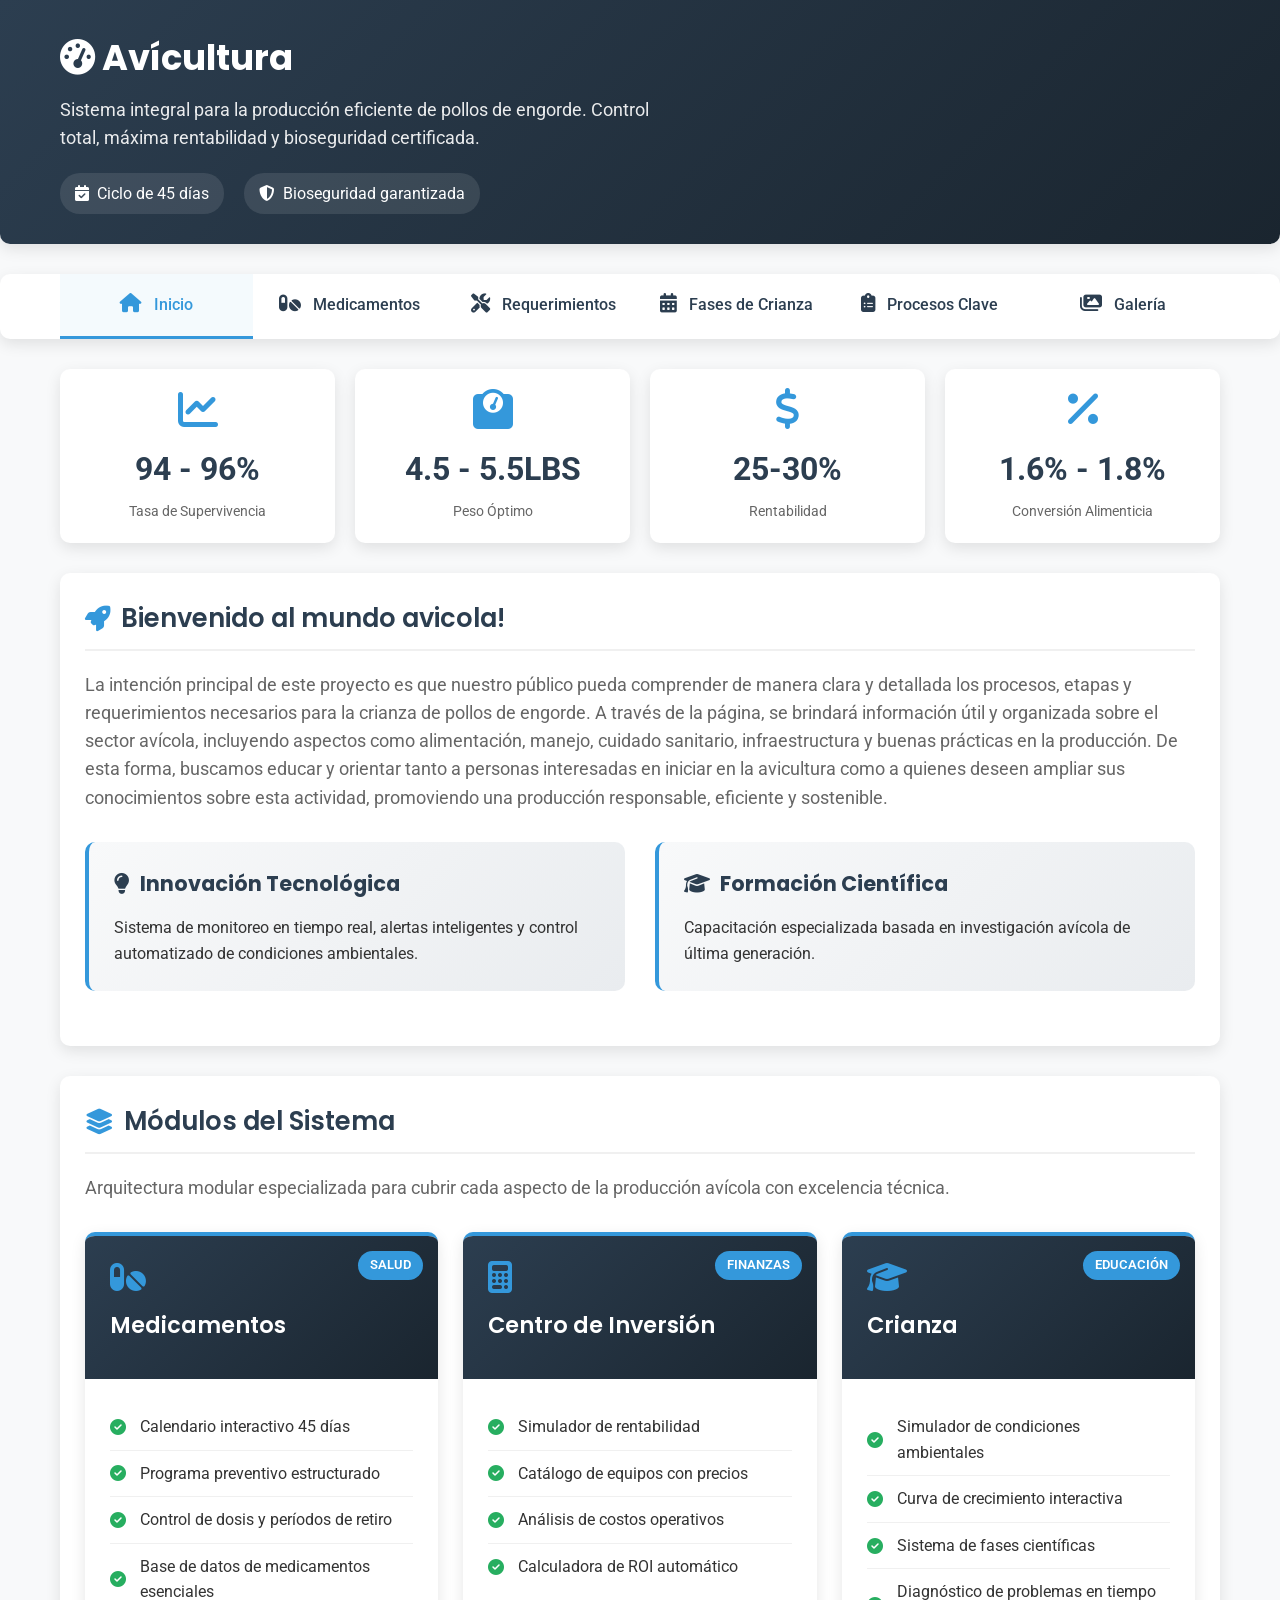
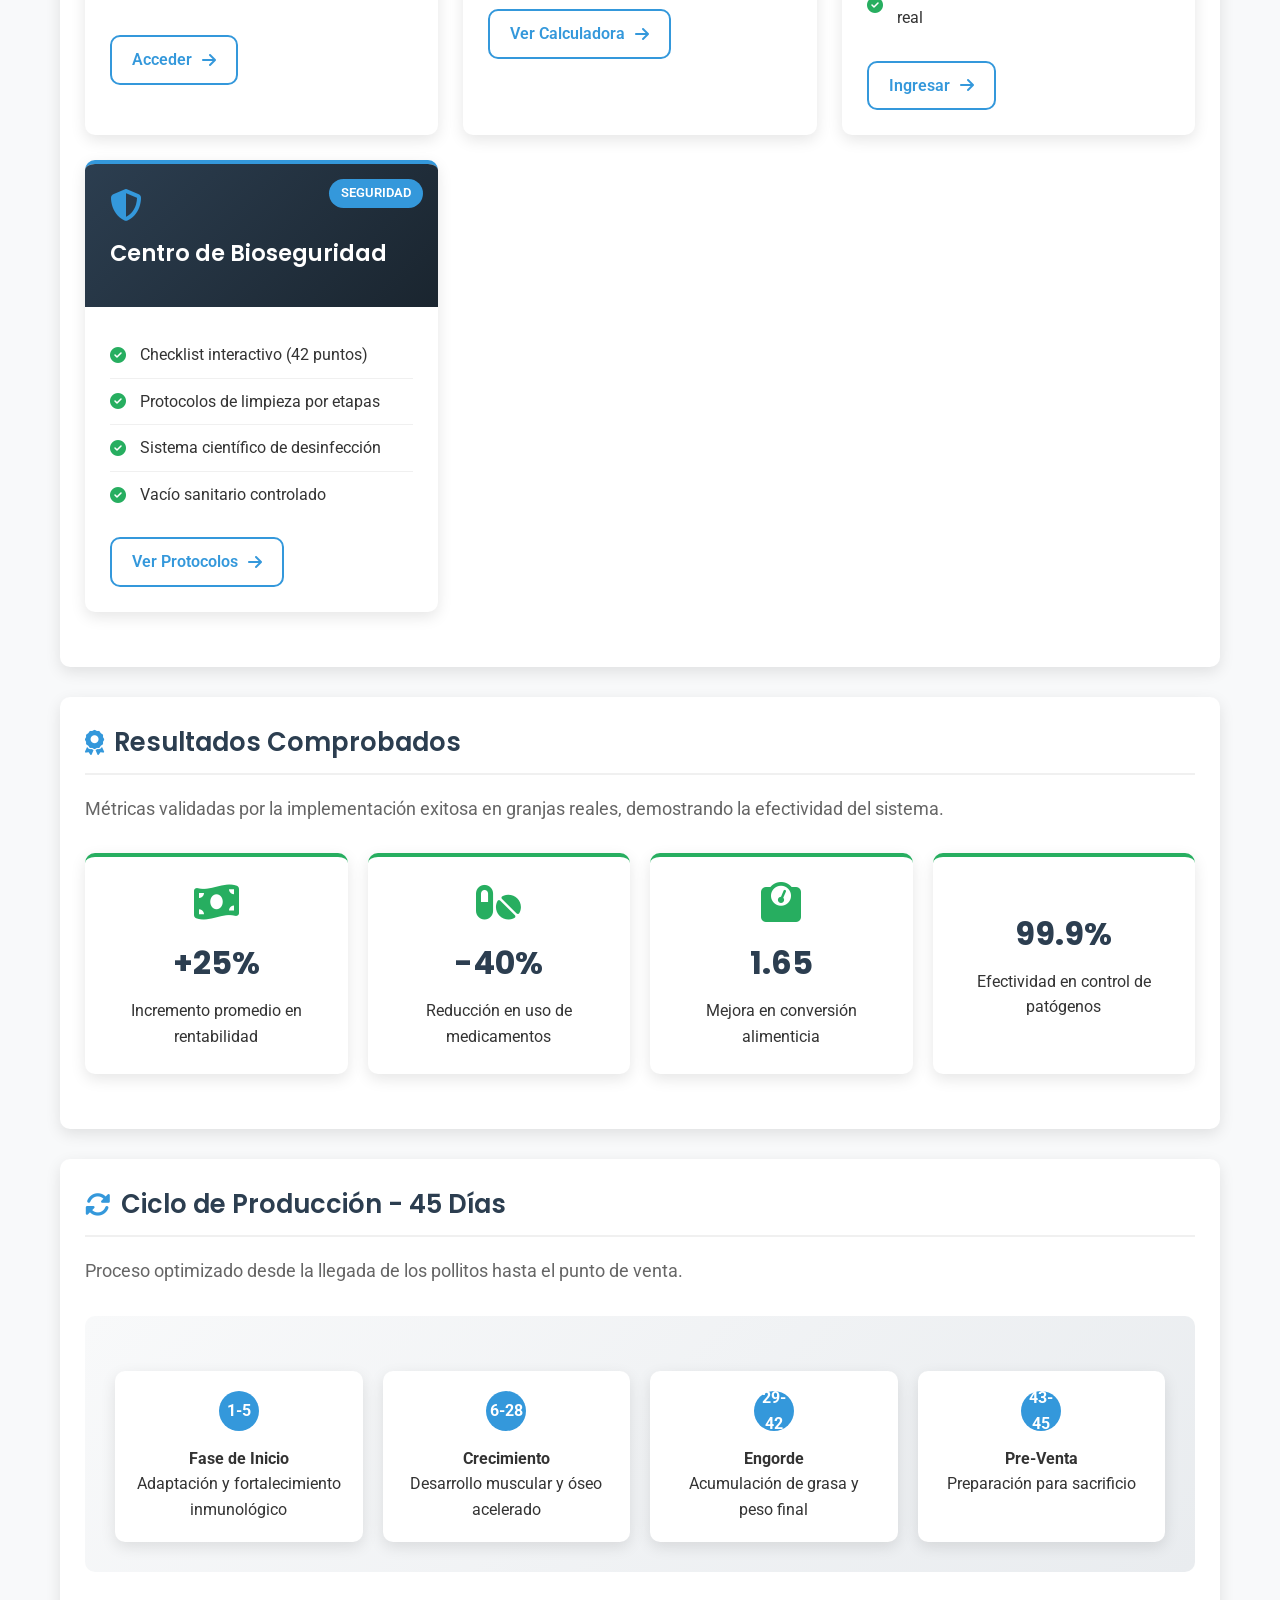
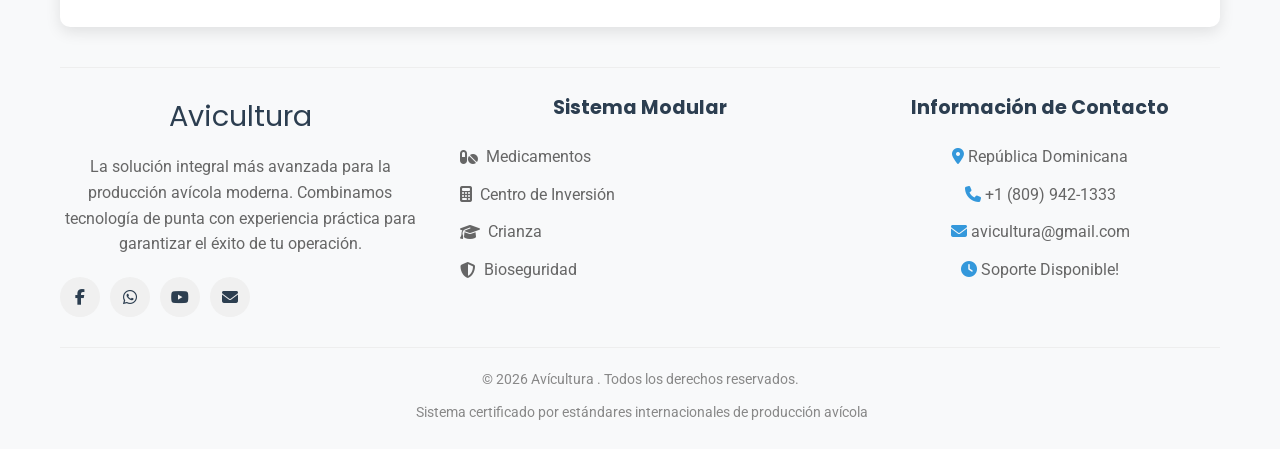
<file: index.html>
<!DOCTYPE html>
<html lang="es">
<head>
    <meta charset="UTF-8">
    <meta name="viewport" content="width=device-width, initial-scale=1.0">
    <meta name="description" content="Dashboard Avícola - Sistema Integral de Producción de Pollos de Engorde">
    <title>Dashboard Avícola - Sistema 360° de Producción</title>
    <link rel="stylesheet" href="https://cdnjs.cloudflare.com/ajax/libs/font-awesome/6.4.0/css/all.min.css">
    <link rel="stylesheet" href="https://fonts.googleapis.com/css2?family=Poppins:wght@300;400;500;600;700&family=Roboto:wght@300;400;500&display=swap">
    <style>
        :root {
            --primary-color: #2c3e50;
            --secondary-color: #3498db;
            --accent-color: #e74c3c;
            --success-color: #27ae60;
            --warning-color: #f39c12;
            --light-color: #ecf0f1;
            --dark-color: #2c3e50;
            --border-radius: 10px;
            --box-shadow: 0 5px 15px rgba(0,0,0,0.1);
            --transition: all 0.3s ease;
        }

        * {
            margin: 0;
            padding: 0;
            box-sizing: border-box;
        }

        body {
            font-family: 'Roboto', sans-serif;
            background-color: #f8f9fa;
            color: #333;
            line-height: 1.6;
        }

        .container {
            max-width: 1200px;
            margin: 0 auto;
            padding: 0 20px;
        }

        /* Header estilo dashboard */
        .dashboard-header {
            background: linear-gradient(135deg, var(--primary-color), #1a252f);
            color: white;
            padding: 30px 0;
            border-radius: 0 0 var(--border-radius) var(--border-radius);
            box-shadow: var(--box-shadow);
            margin-bottom: 30px;
        }

        .header-content {
            display: flex;
            justify-content: space-between;
            align-items: center;
            flex-wrap: wrap;
        }

        .header-title {
            font-family: 'Poppins', sans-serif;
            font-size: 2.2rem;
            font-weight: 700;
            margin-bottom: 10px;
        }

        .header-subtitle {
            font-size: 1.1rem;
            opacity: 0.9;
            max-width: 600px;
        }

        .header-stats {
            display: flex;
            gap: 20px;
            margin-top: 20px;
        }

        .stat-item {
            display: flex;
            align-items: center;
            gap: 8px;
            background: rgba(255,255,255,0.1);
            padding: 8px 15px;
            border-radius: 20px;
        }

        /* Navegación */
        .nav-dashboard {
            background: white;
            border-radius: var(--border-radius);
            box-shadow: var(--box-shadow);
            margin-bottom: 30px;
            overflow: hidden;
        }

        .nav-list {
            display: flex;
            list-style: none;
            flex-wrap: wrap;
        }

        .nav-item {
            flex: 1;
            text-align: center;
        }

        .nav-link {
            display: block;
            padding: 18px 15px;
            text-decoration: none;
            color: var(--dark-color);
            font-weight: 500;
            transition: var(--transition);
            border-bottom: 3px solid transparent;
        }

        .nav-link:hover {
            background-color: #f8f9fa;
            color: var(--secondary-color);
        }

        .nav-link.active {
            color: var(--secondary-color);
            border-bottom-color: var(--secondary-color);
            background-color: rgba(52, 152, 219, 0.05);
        }

        .nav-icon {
            margin-right: 8px;
            font-size: 1.2rem;
        }

        /* Secciones principales */
        .dashboard-section {
            background: white;
            border-radius: var(--border-radius);
            box-shadow: var(--box-shadow);
            padding: 25px;
            margin-bottom: 30px;
        }

        .section-title {
            font-family: 'Poppins', sans-serif;
            font-size: 1.6rem;
            font-weight: 600;
            color: var(--primary-color);
            margin-bottom: 20px;
            padding-bottom: 10px;
            border-bottom: 2px solid #f0f0f0;
            display: flex;
            align-items: center;
            gap: 10px;
        }

        .section-title i {
            color: var(--secondary-color);
        }

        .section-subtitle {
            color: #666;
            margin-bottom: 25px;
            font-size: 1.1rem;
        }

        /* Tarjetas de estadísticas */
        .stats-cards {
            display: grid;
            grid-template-columns: repeat(auto-fit, minmax(200px, 1fr));
            gap: 20px;
            margin-bottom: 30px;
        }

        .stat-card {
            background: white;
            border-radius: var(--border-radius);
            padding: 20px;
            box-shadow: var(--box-shadow);
            text-align: center;
            transition: var(--transition);
        }

        .stat-card:hover {
            transform: translateY(-5px);
        }

        .stat-card i {
            font-size: 2.5rem;
            margin-bottom: 15px;
            color: var(--secondary-color);
        }

        .stat-value {
            font-size: 2rem;
            font-weight: 700;
            color: var(--primary-color);
            margin-bottom: 5px;
        }

        .stat-label {
            color: #666;
            font-size: 0.9rem;
        }

        /* Sistema Overview */
        .system-overview {
            display: grid;
            grid-template-columns: 1fr 1fr;
            gap: 30px;
            margin: 30px 0;
        }

        .overview-card {
            background: linear-gradient(135deg, #f8f9fa, #e9ecef);
            border-radius: var(--border-radius);
            padding: 25px;
            border-left: 4px solid var(--secondary-color);
        }

        .overview-title {
            font-family: 'Poppins', sans-serif;
            font-size: 1.3rem;
            color: var(--primary-color);
            margin-bottom: 15px;
            display: flex;
            align-items: center;
            gap: 10px;
        }

        /* Módulos Grid */
        .modules-grid {
            display: grid;
            grid-template-columns: repeat(auto-fit, minmax(300px, 1fr));
            gap: 25px;
            margin: 30px 0;
        }

        .module-card {
            background: white;
            border-radius: var(--border-radius);
            overflow: hidden;
            box-shadow: var(--box-shadow);
            transition: var(--transition);
            border-top: 4px solid var(--secondary-color);
        }

        .module-card:hover {
            transform: translateY(-10px);
            box-shadow: 0 15px 30px rgba(0,0,0,0.15);
        }

        .module-header {
            padding: 25px;
            background: linear-gradient(135deg, var(--primary-color), #1a252f);
            color: white;
            position: relative;
        }

        .module-badge {
            position: absolute;
            top: 15px;
            right: 15px;
            background: var(--secondary-color);
            color: white;
            padding: 4px 12px;
            border-radius: 20px;
            font-size: 0.8rem;
            font-weight: 600;
        }

        .module-icon {
            font-size: 2rem;
            margin-bottom: 15px;
            color: var(--secondary-color);
        }

        .module-title {
            font-family: 'Poppins', sans-serif;
            font-size: 1.4rem;
            font-weight: 600;
            margin-bottom: 10px;
        }

        .module-body {
            padding: 25px;
        }

        .module-features {
            list-style: none;
            margin-bottom: 20px;
        }

        .module-features li {
            padding: 10px 0;
            border-bottom: 1px solid #f0f0f0;
            display: flex;
            align-items: center;
            gap: 10px;
        }

        .module-features li:last-child {
            border-bottom: none;
        }

        .module-features i {
            color: var(--success-color);
            min-width: 20px;
        }

        .module-link {
            display: inline-flex;
            align-items: center;
            gap: 10px;
            color: var(--secondary-color);
            text-decoration: none;
            font-weight: 600;
            padding: 10px 20px;
            border: 2px solid var(--secondary-color);
            border-radius: var(--border-radius);
            transition: var(--transition);
        }

        .module-link:hover {
            background: var(--secondary-color);
            color: white;
            transform: translateX(5px);
        }

        /* Resultados Grid */
        .results-grid {
            display: grid;
            grid-template-columns: repeat(auto-fit, minmax(250px, 1fr));
            gap: 20px;
            margin: 30px 0;
        }

        .result-card {
            background: white;
            border-radius: var(--border-radius);
            padding: 25px;
            box-shadow: var(--box-shadow);
            text-align: center;
            transition: var(--transition);
            border-top: 4px solid var(--success-color);
        }

        .result-card:hover {
            transform: translateY(-5px);
        }

        .result-icon {
            font-size: 2.5rem;
            color: var(--success-color);
            margin-bottom: 15px;
        }

        .result-number {
            font-family: 'Poppins', sans-serif;
            font-size: 2rem;
            font-weight: 700;
            color: var(--primary-color);
            margin-bottom: 10px;
        }

        /* Proceso del Ciclo */
        .cycle-process {
            background: linear-gradient(135deg, #f8f9fa, #e9ecef);
            border-radius: var(--border-radius);
            padding: 30px;
            margin: 30px 0;
        }

        .cycle-steps {
            display: grid;
            grid-template-columns: repeat(auto-fit, minmax(200px, 1fr));
            gap: 20px;
            margin-top: 25px;
        }

        .cycle-step {
            text-align: center;
            padding: 20px;
            background: white;
            border-radius: var(--border-radius);
            box-shadow: var(--box-shadow);
        }

        .step-number {
            width: 40px;
            height: 40px;
            background: var(--secondary-color);
            color: white;
            border-radius: 50%;
            display: flex;
            align-items: center;
            justify-content: center;
            font-weight: 700;
            margin: 0 auto 15px;
        }

        /* Footer */
        .dashboard-footer {
            text-align: center;
            padding: 25px 0;
            color: #666;
            border-top: 1px solid #eee;
            margin-top: 40px;
        }

        .footer-content {
            display: grid;
            grid-template-columns: repeat(auto-fit, minmax(250px, 1fr));
            gap: 40px;
            margin-bottom: 30px;
        }

        .footer-logo {
            font-family: 'Poppins', sans-serif;
            font-size: 1.8rem;
            color: var(--primary-color);
            margin-bottom: 15px;
        }

        .footer-description {
            color: #666;
            line-height: 1.6;
        }

        .social-links {
            display: flex;
            gap: 10px;
            margin-top: 20px;
        }

        .social-link {
            width: 40px;
            height: 40px;
            background: #f0f0f0;
            border-radius: 50%;
            display: flex;
            align-items: center;
            justify-content: center;
            color: var(--primary-color);
            text-decoration: none;
            transition: var(--transition);
        }

        .social-link:hover {
            background: var(--secondary-color);
            color: white;
            transform: translateY(-3px);
        }

        .footer-links h3 {
            color: var(--primary-color);
            margin-bottom: 20px;
            font-family: 'Poppins', sans-serif;
            font-size: 1.2rem;
        }

        .footer-links ul {
            list-style: none;
        }

        .footer-links li {
            margin-bottom: 12px;
        }

        .footer-links a {
            color: #666;
            text-decoration: none;
            transition: var(--transition);
            display: flex;
            align-items: center;
            gap: 8px;
        }

        .footer-links a:hover {
            color: var(--secondary-color);
            transform: translateX(5px);
        }

        .footer-bottom {
            padding-top: 20px;
            border-top: 1px solid #eee;
            color: #888;
            font-size: 0.9rem;
        }

        /* Responsive */
        @media (max-width: 768px) {
            .header-content {
                flex-direction: column;
                text-align: center;
            }

            .header-stats {
                justify-content: center;
            }

            .nav-list {
                flex-direction: column;
            }

            .system-overview {
                grid-template-columns: 1fr;
            }

            .modules-grid {
                grid-template-columns: 1fr;
            }

            .results-grid {
                grid-template-columns: 1fr;
            }

            .cycle-steps {
                grid-template-columns: 1fr;
            }
        }
    </style>
</head>
<body>
    <!-- Header Dashboard -->
    <header class="dashboard-header">
        <div class="container">
            <div class="header-content">
                <div>
                    <h1 class="header-title">
                        <i class="fas fa-tachometer-alt"></i>
                         Avícultura
                    </h1>
                    <p class="header-subtitle">
                        Sistema integral para la producción eficiente de pollos de engorde. 
                        Control total, máxima rentabilidad y bioseguridad certificada.
                    </p>
                    <div class="header-stats">
                        <div class="stat-item">
                            <i class="fas fa-calendar-check"></i>
                            <span>Ciclo de 45 días</span>
                        </div>
                        <div class="stat-item">
                            <i class="fas fa-shield-alt"></i>
                            <span>Bioseguridad garantizada</span>
                        </div>
                    </div>
                </div>
            </div>
        </div>
    </header>

    <!-- Navegación -->
    <nav class="nav-dashboard">
        <div class="container">
            <ul class="nav-list">
                <li class="nav-item">
                    <a href="index.html" class="nav-link active">
                        <i class="fas fa-home nav-icon"></i>
                        Inicio
                    </a>
                </li>
                <li class="nav-item">
                    <a href="medicamentos.html" class="nav-link">
                        <i class="fas fa-pills nav-icon"></i>
                        Medicamentos
                    </a>
                </li>
                <li class="nav-item">
                    <a href="requerimientos.html" class="nav-link">
                        <i class="fas fa-tools nav-icon"></i>
                        Requerimientos
                    </a>
                </li>
                <li class="nav-item">
                    <a href="fases.html" class="nav-link">
                        <i class="fas fa-calendar-alt nav-icon"></i>
                        Fases de Crianza
                    </a>
                </li>
                <li class="nav-item">
                    <a href="procesos.html" class="nav-link">
                        <i class="fas fa-clipboard-list nav-icon"></i>
                        Procesos Clave
                       </a>
                     </a>
                </li>
                <li class="nav-item">
                    <a href="galeria.html" class="nav-link">
                        <i class="fas fa-images nav-icon"></i>
                        Galería
                    </a>
                </li>
            </ul>
        </div>
    </nav>

    <!-- Contenido Principal -->
    <main class="container">
        <!-- Tarjetas de Estadísticas -->
        <div class="stats-cards">
            <div class="stat-card">
                <i class="fas fa-chart-line"></i>
                <div class="stat-value">94 - 96%</div>
                <div class="stat-label">Tasa de Supervivencia</div>
            </div>
            <div class="stat-card">
                <i class="fas fa-weight"></i>
                <div class="stat-value">4.5 - 5.5LBS</div>
                <div class="stat-label">Peso Óptimo</div>
            </div>
            <div class="stat-card">
                <i class="fas fa-dollar-sign"></i>
                <div class="stat-value">25-30%</div>
                <div class="stat-label">Rentabilidad</div>
            </div>
            <div class="stat-card">
                <i class="fas fa-percentage"></i>
                <div class="stat-value">1.6% - 1.8%</div>
                <div class="stat-label">Conversión Alimenticia</div>
            </div>
        </div>

        <!-- Overview del Sistema -->
        <section class="dashboard-section">
            <h2 class="section-title">
                <i class="fas fa-rocket"></i>
                Bienvenido al mundo avicola!
            </h2>
            <p class="section-subtitle">
                La intención principal de este proyecto es que nuestro público pueda comprender de manera clara
                        y detallada los procesos, etapas y requerimientos necesarios para la crianza de pollos de
                        engorde. A través de la página, se brindará información útil y organizada sobre el sector
                        avícola, incluyendo aspectos como alimentación, manejo, cuidado sanitario, infraestructura y
                        buenas prácticas en la producción. De esta forma, buscamos educar y orientar tanto a personas
                        interesadas en iniciar en la avicultura como a quienes deseen ampliar sus conocimientos sobre
                        esta actividad, promoviendo una producción responsable, eficiente y sostenible.
            </p>

            <div class="system-overview">
                <div class="overview-card">
                    <h3 class="overview-title">
                        <i class="fas fa-lightbulb"></i>
                        Innovación Tecnológica
                    </h3>
                    <p>Sistema de monitoreo en tiempo real, alertas inteligentes y control automatizado de condiciones ambientales.</p>
                </div>
                <div class="overview-card">
                    <h3 class="overview-title">
                        <i class="fas fa-graduation-cap"></i>
                        Formación Científica
                    </h3>
                    <p>Capacitación especializada basada en investigación avícola de última generación.</p>
                </div>
            </div>
        </section>

        <!-- Módulos del Sistema -->
        <section class="dashboard-section">
            <h2 class="section-title">
                <i class="fas fa-layer-group"></i>
                Módulos del Sistema
            </h2>
            <p class="section-subtitle">
                Arquitectura modular especializada para cubrir cada aspecto de la producción avícola con excelencia técnica.
            </p>

            <div class="modules-grid">
                <!-- Módulo Medicamentos -->
                <div class="module-card">
                    <div class="module-header">
                        <div class="module-badge">SALUD</div>
                        <i class="fas fa-pills module-icon"></i>
                        <h3 class="module-title">Medicamentos</h3>
                    </div>
                    <div class="module-body">
                        <ul class="module-features">
                            <li><i class="fas fa-check-circle"></i> Calendario interactivo 45 días</li>
                            <li><i class="fas fa-check-circle"></i> Programa preventivo estructurado</li>
                            <li><i class="fas fa-check-circle"></i> Control de dosis y períodos de retiro</li>
                            <li><i class="fas fa-check-circle"></i> Base de datos de medicamentos esenciales</li>
                        </ul>
                        <a href="medicamentos.html" class="module-link">
                            Acceder
                            <i class="fas fa-arrow-right"></i>
                        </a>
                    </div>
                </div>

                <!-- Módulo Inversión -->
                <div class="module-card">
                    <div class="module-header">
                        <div class="module-badge">FINANZAS</div>
                        <i class="fas fa-calculator module-icon"></i>
                        <h3 class="module-title">Centro de Inversión</h3>
                    </div>
                    <div class="module-body">
                        <ul class="module-features">
                            <li><i class="fas fa-check-circle"></i> Simulador de rentabilidad</li>
                            <li><i class="fas fa-check-circle"></i> Catálogo de equipos con precios</li>
                            <li><i class="fas fa-check-circle"></i> Análisis de costos operativos</li>
                            <li><i class="fas fa-check-circle"></i> Calculadora de ROI automático</li>
                        </ul>
                        <a href="requerimientos.html" class="module-link">
                            Ver Calculadora
                            <i class="fas fa-arrow-right"></i>
                        </a>
                    </div>
                </div>

                <!-- Módulo Crianza -->
                <div class="module-card">
                    <div class="module-header">
                        <div class="module-badge">EDUCACIÓN</div>
                        <i class="fas fa-graduation-cap module-icon"></i>
                        <h3 class="module-title">Crianza</h3>
                    </div>
                    <div class="module-body">
                        <ul class="module-features">
                            <li><i class="fas fa-check-circle"></i> Simulador de condiciones ambientales</li>
                            <li><i class="fas fa-check-circle"></i> Curva de crecimiento interactiva</li>
                            <li><i class="fas fa-check-circle"></i> Sistema de fases científicas</li>
                            <li><i class="fas fa-check-circle"></i> Diagnóstico de problemas en tiempo real</li>
                        </ul>
                        <a href="fases.html" class="module-link">
                            Ingresar 
                            <i class="fas fa-arrow-right"></i>
                        </a>
                    </div>
                </div>

                <!-- Módulo Bioseguridad -->
                <div class="module-card">
                    <div class="module-header">
                        <div class="module-badge">SEGURIDAD</div>
                        <i class="fas fa-shield-alt module-icon"></i>
                        <h3 class="module-title">Centro de Bioseguridad</h3>
                    </div>
                    <div class="module-body">
                        <ul class="module-features">
                            <li><i class="fas fa-check-circle"></i> Checklist interactivo (42 puntos)</li>
                            <li><i class="fas fa-check-circle"></i> Protocolos de limpieza por etapas</li>
                            <li><i class="fas fa-check-circle"></i> Sistema científico de desinfección</li>
                            <li><i class="fas fa-check-circle"></i> Vacío sanitario controlado</li>
                        </ul>
                        <a href="procesos.html" class="module-link">
                            Ver Protocolos
                            <i class="fas fa-arrow-right"></i>
                        </a>
                    </div>
                </div>
            </div>
        </section>

        <!-- Resultados Certificados -->
        <section class="dashboard-section">
            <h2 class="section-title">
                <i class="fas fa-award"></i>
                Resultados Comprobados
            </h2>
            <p class="section-subtitle">
                Métricas validadas por la implementación exitosa en granjas reales, demostrando la efectividad del sistema.
            </p>

            <div class="results-grid">
                <div class="result-card">
                    <i class="fas fa-money-bill-wave result-icon"></i>
                    <div class="result-number">+25%</div>
                    <p>Incremento promedio en rentabilidad</p>
                </div>
                
                <div class="result-card">
                    <i class="fas fa-pills result-icon"></i>
                    <div class="result-number">-40%</div>
                    <p>Reducción en uso de medicamentos</p>
                </div>
                
                <div class="result-card">
                    <i class="fas fa-weight result-icon"></i>
                    <div class="result-number">1.65</div>
                    <p>Mejora en conversión alimenticia</p>
                </div>
                
                <div class="result-card">
                    <i class="fas fa-bacteria-slash result-icon"></i>
                    <div class="result-number">99.9%</div>
                    <p>Efectividad en control de patógenos</p>
                </div>
            </div>
        </section>

        <!-- Proceso del Ciclo de 45 Días -->
        <section class="dashboard-section">
            <h2 class="section-title">
                <i class="fas fa-sync-alt"></i>
                Ciclo de Producción - 45 Días
            </h2>
            <p class="section-subtitle">
                Proceso optimizado desde la llegada de los pollitos hasta el punto de venta.
            </p>

            <div class="cycle-process">
                <div class="cycle-steps">
                    <div class="cycle-step">
                        <div class="step-number">1-5</div>
                        <h4>Fase de Inicio</h4>
                        <p>Adaptación y fortalecimiento inmunológico</p>
                    </div>
                    <div class="cycle-step">
                        <div class="step-number">6-28</div>
                        <h4>Crecimiento</h4>
                        <p>Desarrollo muscular y óseo acelerado</p>
                    </div>
                    <div class="cycle-step">
                        <div class="step-number">29-42</div>
                        <h4>Engorde</h4>
                        <p>Acumulación de grasa y peso final</p>
                    </div>
                    <div class="cycle-step">
                        <div class="step-number">43-45</div>
                        <h4>Pre-Venta</h4>
                        <p>Preparación para sacrificio</p>
                    </div>
                </div>
            </div>
        </section>

        <!-- Footer -->
        <footer class="dashboard-footer">
            <div class="footer-content">
                <div class="footer-info">
                    <div class="footer-logo">Avicultura</div>
                    <p class="footer-description">
                        La solución integral más avanzada para la producción avícola moderna. 
                        Combinamos tecnología de punta con experiencia práctica para garantizar 
                        el éxito de tu operación.
                    </p>
                    <div class="social-links">
                        <a href="#" class="social-link" title="Facebook">
                            <i class="fab fa-facebook-f"></i>
                        </a>
                        <a href="#" class="social-link" title="WhatsApp">
                            <i class="fab fa-whatsapp"></i>
                        </a>
                        <a href="#" class="social-link" title="YouTube">
                            <i class="fab fa-youtube"></i>
                        </a>
                        <a href="mailto:info@dashboardavicola.com" class="social-link" title="Email">
                            <i class="fas fa-envelope"></i>
                        </a>
                    </div>
                </div>
                
                <div class="footer-links">
                    <h3>Sistema Modular</h3>
                    <ul>
                        <li><a href="medicamentos.html"><i class="fas fa-pills"></i> Medicamentos</a></li>
                        <li><a href="requerimientos.html"><i class="fas fa-calculator"></i> Centro de Inversión</a></li>
                        <li><a href="fases.html"><i class="fas fa-graduation-cap"></i>Crianza</a></li>
                        <li><a href="procesos.html"><i class="fas fa-shield-alt"></i> Bioseguridad</a></li>
                    </ul>
                </div>
                
                <div class="footer-links">
                    <h3>Información de Contacto</h3>
                    <ul>
                        <li><i class="fas fa-map-marker-alt" style="color: var(--secondary-color);"></i> República Dominicana</li>
                        <li><i class="fas fa-phone" style="color: var(--secondary-color);"></i> +1 (809) 942-1333</li>
                        <li><i class="fas fa-envelope" style="color: var(--secondary-color);"></i> avicultura@gmail.com</li>
                        <li><i class="fas fa-clock" style="color: var(--secondary-color);"></i> Soporte Disponible!</li>
                    </ul>
                </div>
            </div>
            
            <div class="footer-bottom">
                <p>© <span id="currentYear">2025</span>  Avícultura . Todos los derechos reservados.</p>
                <p style="margin-top: 10px; font-size: 0.9rem;">
                    <i class="fas fa-shield-check"></i>
                    Sistema certificado por estándares internacionales de producción avícola
                </p>
            </div>
        </footer>
    </main>

    <!-- Scripts -->
    <script>
        document.addEventListener('DOMContentLoaded', function() {
            // Actualizar año actual
            document.getElementById('currentYear').textContent = new Date().getFullYear();
            
            // Animación de contador para estadísticas
            const statValues = document.querySelectorAll('.stat-value');
            statValues.forEach(stat => {
                const text = stat.textContent;
                // Solo animar valores numéricos
                if (text.match(/^\d+\.?\d*$/)) {
                    const target = parseFloat(text);
                    let current = 0;
                    const increment = target / 50;
                    const timer = setInterval(() => {
                        current += increment;
                        if (current >= target) {
                            current = target;
                            clearInterval(timer);
                        }
                        stat.textContent = current.toFixed(current % 1 !== 0 ? 1 : 0);
                    }, 30);
                }
            });
            
            // Efecto hover para tarjetas
            const cards = document.querySelectorAll('.stat-card, .module-card, .result-card, .cycle-step');
            cards.forEach(card => {
                card.addEventListener('mouseenter', function() {
                    this.style.transform = this.classList.contains('module-card') 
                        ? 'translateY(-10px)' 
                        : 'translateY(-5px)';
                });
                
                card.addEventListener('mouseleave', function() {
                    this.style.transform = 'translateY(0)';
                });
            });
            
            // Interactividad para módulos
            const moduleCards = document.querySelectorAll('.module-card');
            moduleCards.forEach(card => {
                card.addEventListener('click', function(e) {
                    // Solo si no se hizo clic en un enlace
                    if (!e.target.closest('a')) {
                        const link = this.querySelector('.module-link');
                        if (link) {
                            window.location.href = link.href;
                        }
                    }
                });
            });
            
            // Efecto para ciclo de producción
            const cycleSteps = document.querySelectorAll('.cycle-step');
            cycleSteps.forEach(step => {
                step.addEventListener('click', function() {
                    const stepNum = this.querySelector('.step-number').textContent;
                    const title = this.querySelector('h4').textContent;
                    const desc = this.querySelector('p').textContent;
                    
                    alert(`Fase ${stepNum}: ${title}\n\n${desc}\n\nHaz clic en "Academia de Crianza" para ver detalles completos.`);
                });
            });
            
            // Navegación activa
            const currentPage = window.location.pathname.split('/').pop() || 'index.html';
            const navLinks = document.querySelectorAll('.nav-link');
            
            navLinks.forEach(link => {
                const linkHref = link.getAttribute('href');
                if (currentPage === linkHref) {
                    link.classList.add('active');
                } else {
                    link.classList.remove('active');
                }
            });
            
            // Smooth scroll para enlaces internos
            document.querySelectorAll('a[href^="#"]').forEach(anchor => {
                anchor.addEventListener('click', function(e) {
                    e.preventDefault();
                    const targetId = this.getAttribute('href').substring(1);
                    const targetElement = document.getElementById(targetId);
                    if (targetElement) {
                        window.scrollTo({
                            top: targetElement.offsetTop - 80,
                            behavior: 'smooth'
                        });
                    }
                });
            });
            
            // Tooltip para redes sociales
            const socialLinks = document.querySelectorAll('.social-link');
            socialLinks.forEach(link => {
                link.addEventListener('mouseenter', function() {
                    const title = this.getAttribute('title');
                    if (title) {
                        const tooltip = document.createElement('div');
                        tooltip.textContent = title;
                        tooltip.style.cssText = `
                            position: absolute;
                            background: var(--primary-color);
                            color: white;
                            padding: 5px 10px;
                            border-radius: 4px;
                            font-size: 0.8rem;
                            transform: translateY(-30px);
                            z-index: 1000;
                        `;
                        this.appendChild(tooltip);
                        
                        this.addEventListener('mouseleave', function() {
                            tooltip.remove();
                        }, { once: true });
                    }
                });
            });
        });
    </script>
</body>
</html>
</file>
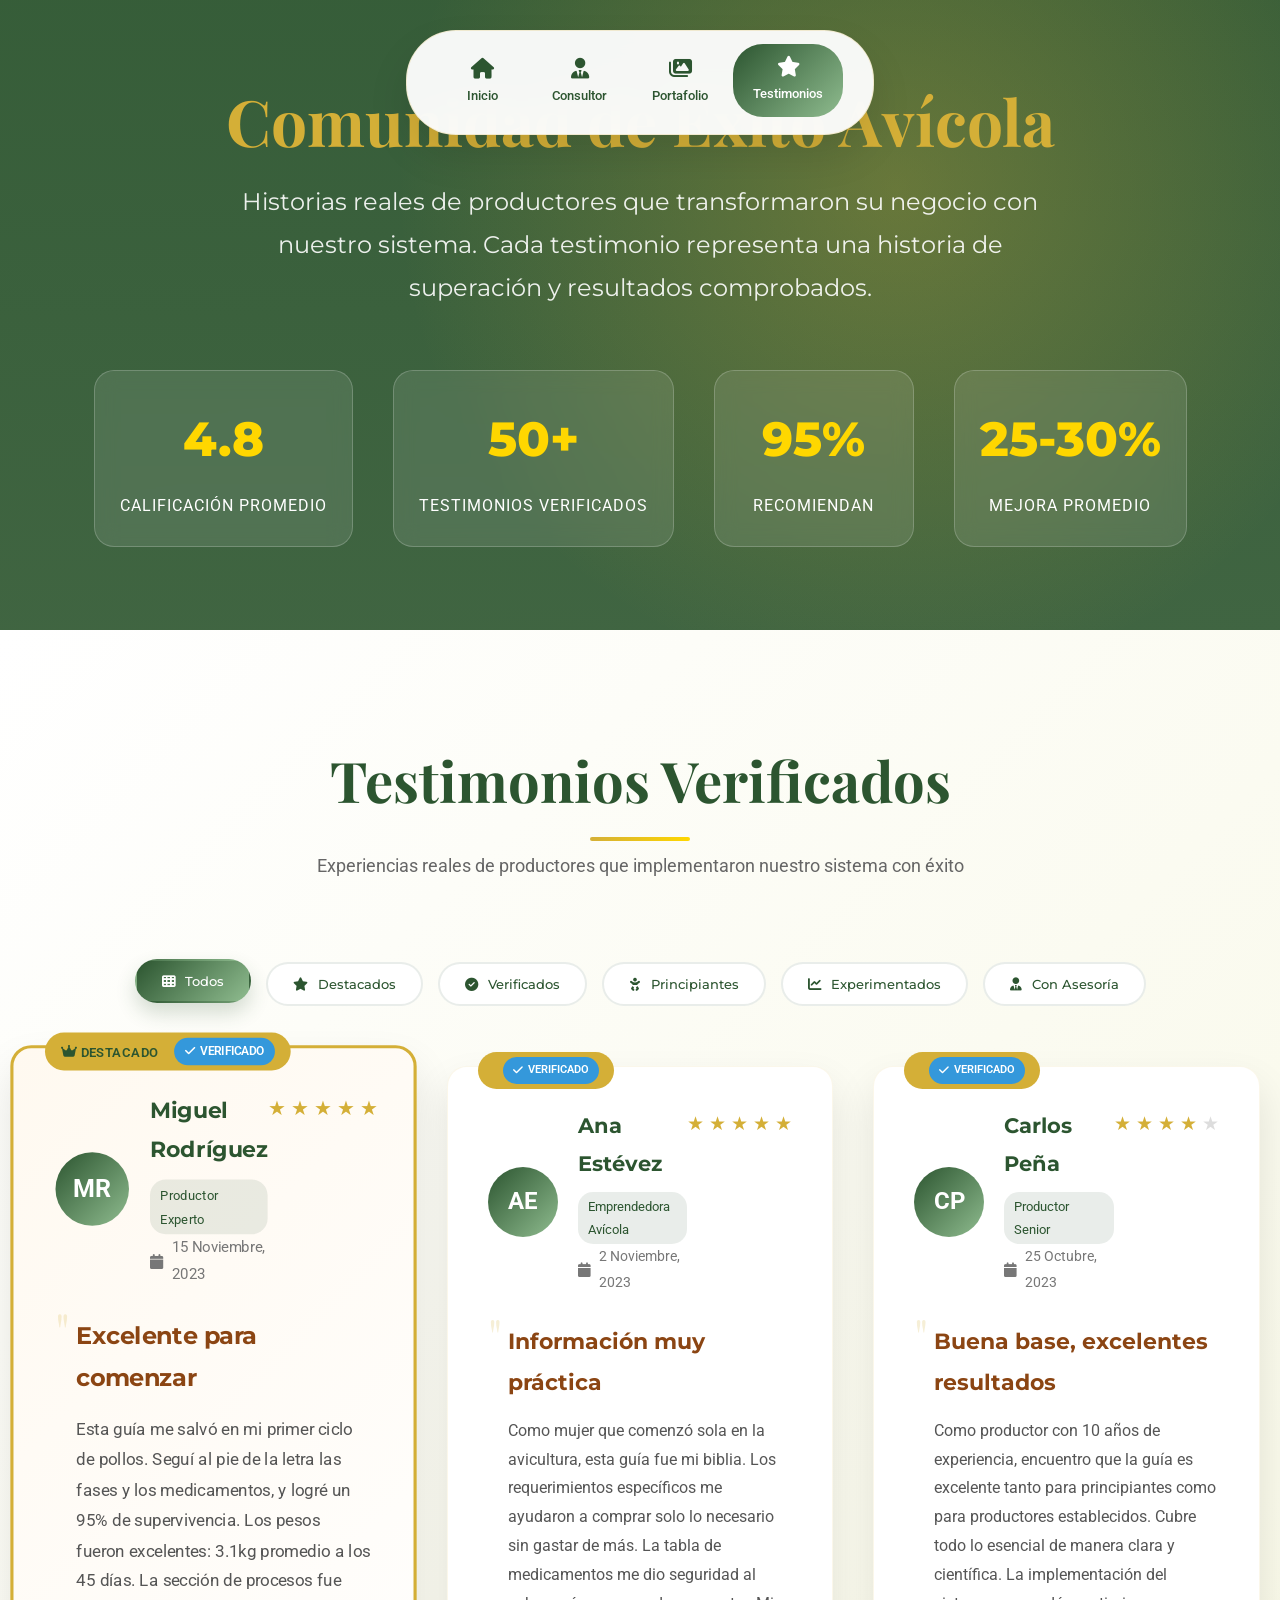
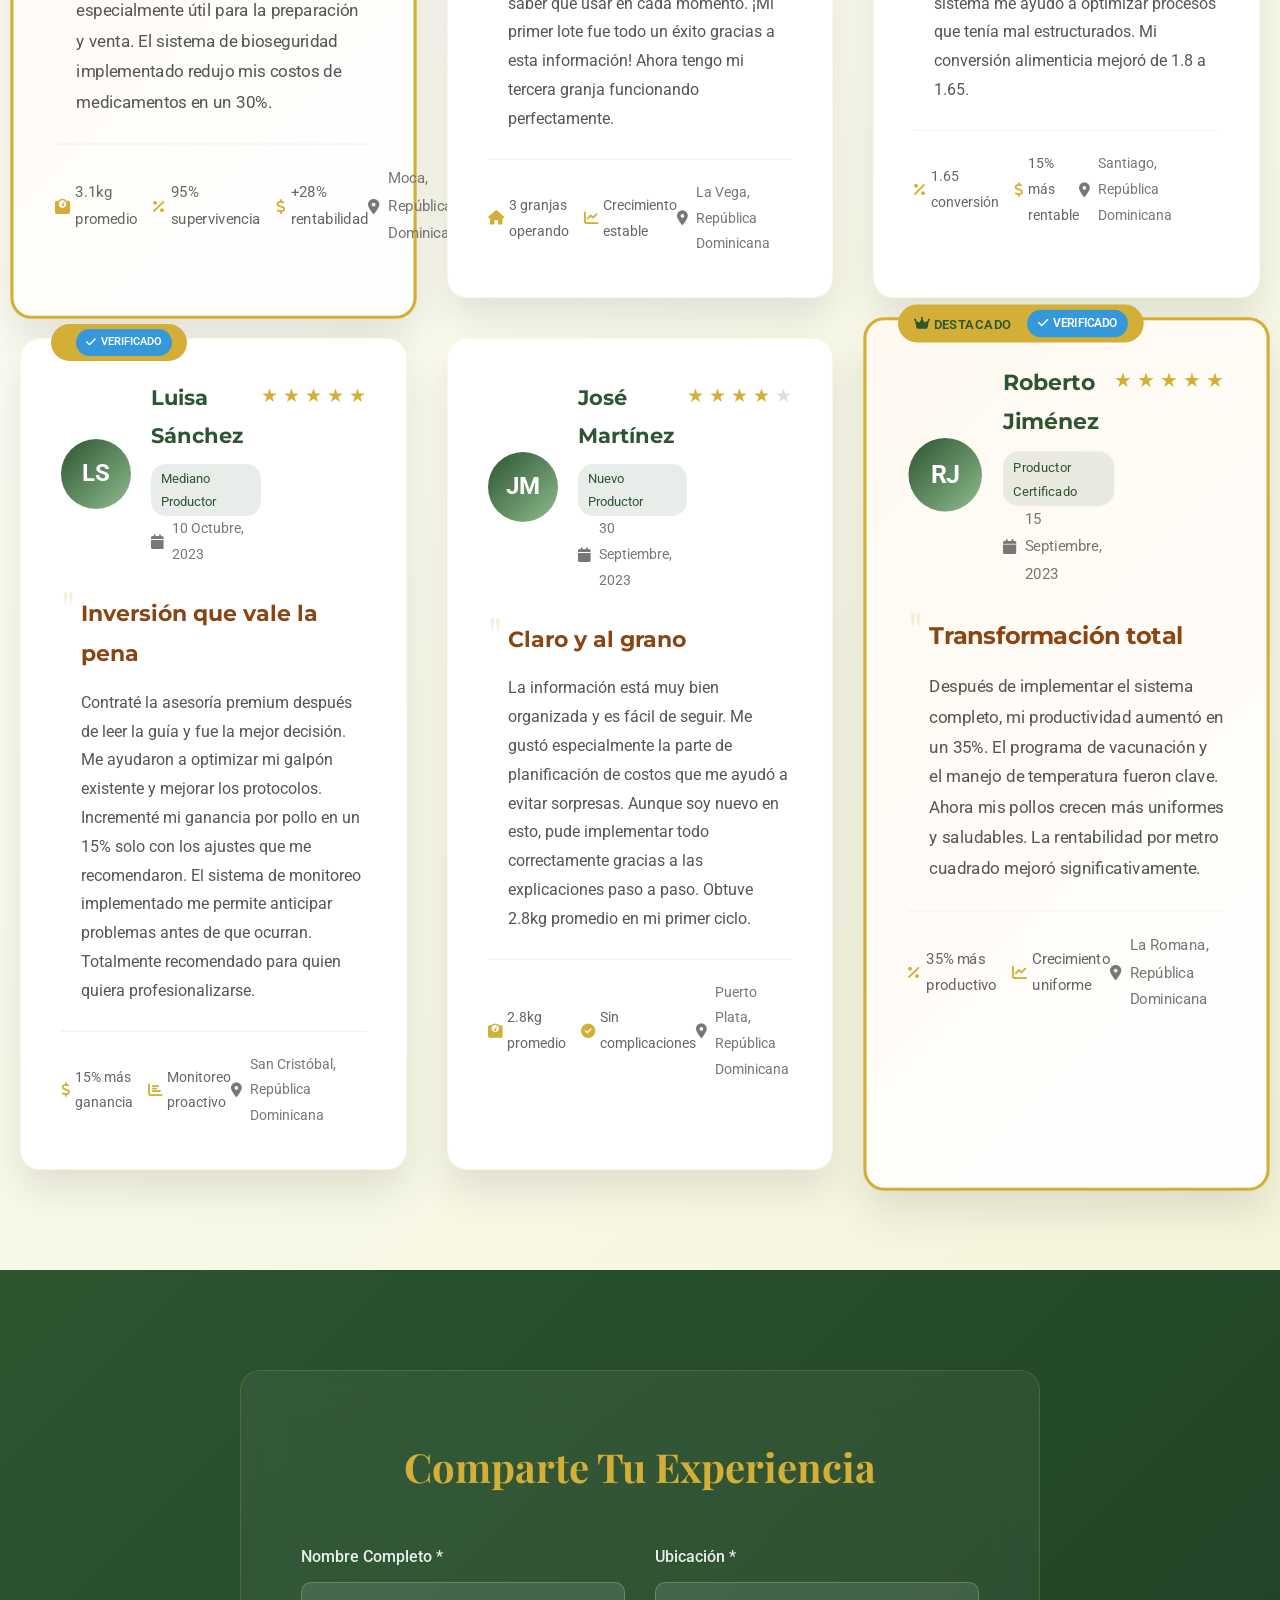
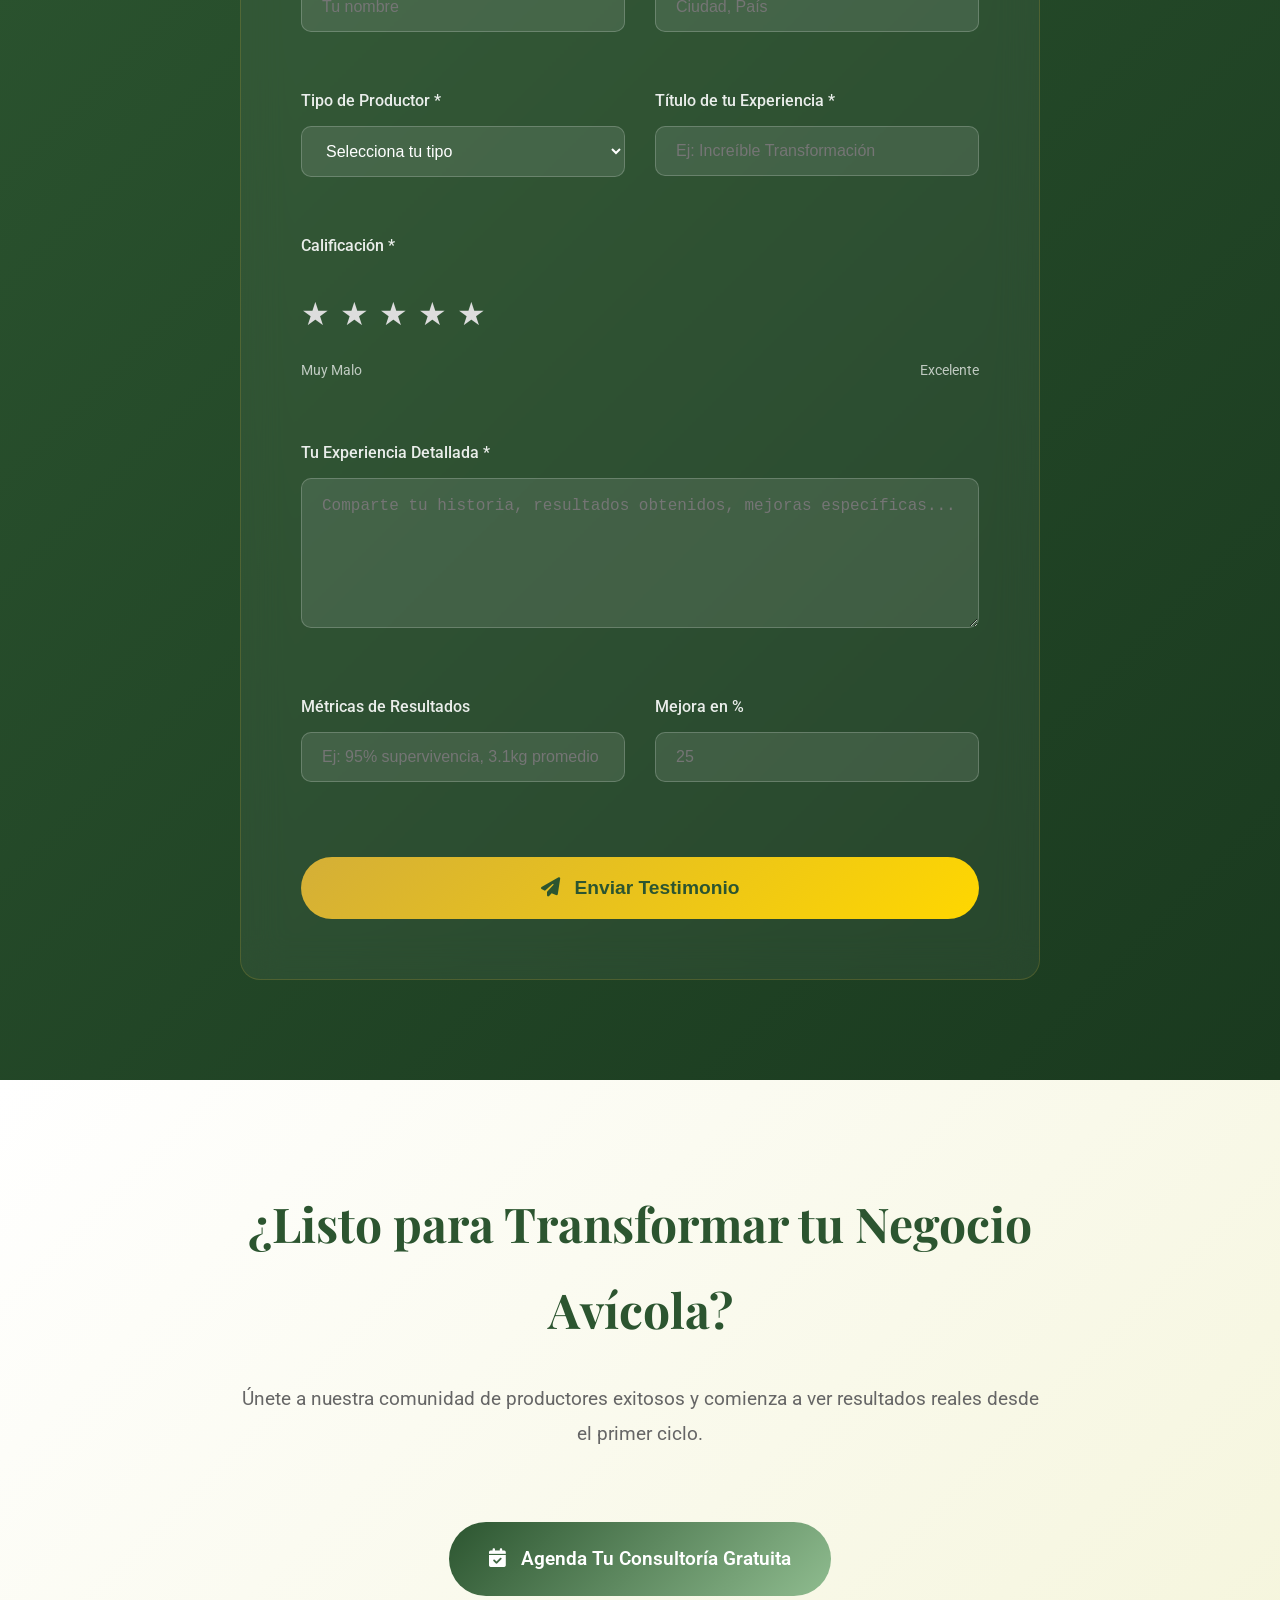
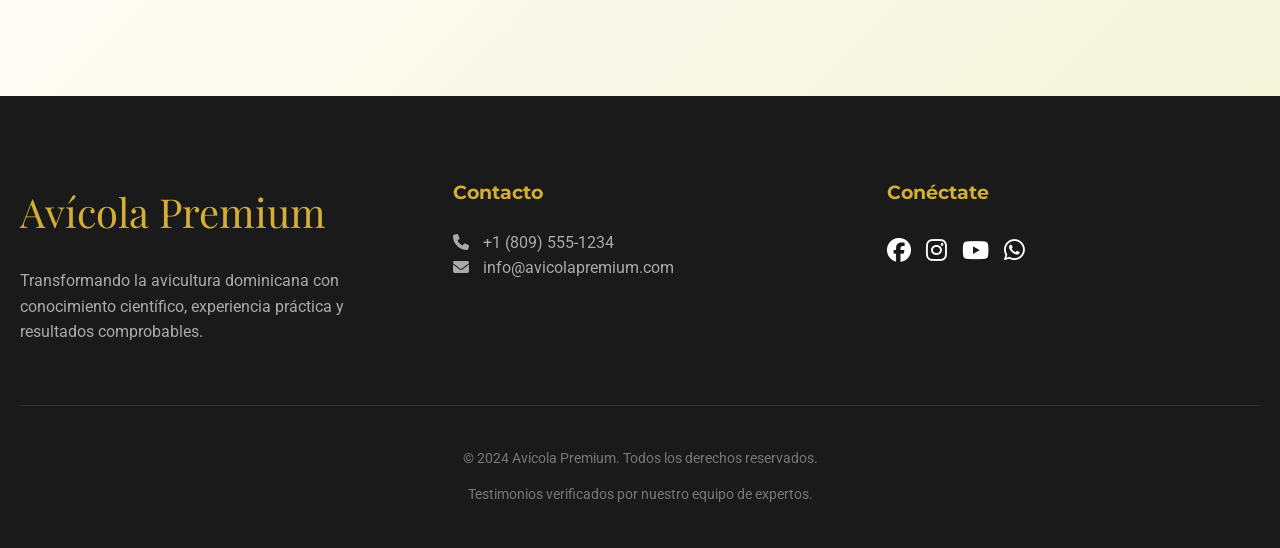
<file: comentarios.html>
<!DOCTYPE html>
<html lang="es">
<head>
    <meta charset="UTF-8">
    <meta name="viewport" content="width=device-width, initial-scale=1.0">
    <title>Testimonios Verificados - Comunidad Avícola Premium</title>
    <link rel="stylesheet" href="https://cdnjs.cloudflare.com/ajax/libs/font-awesome/6.4.0/css/all.min.css">
    <link rel="stylesheet" href="https://fonts.googleapis.com/css2?family=Poppins:wght@300;400;500;600;700&family=Roboto:wght@300;400;500;700&family=Montserrat:wght@400;500;600;700;800&family=Playfair+Display:wght@400;500;600;700&display=swap">
    <style>
        :root {
            --primary-gold: #D4AF37;
            --secondary-gold: #FFD700;
            --dark-green: #2c5530;
            --light-green: #8FBC8F;
            --cream: #F5F5DC;
            --brown: #8B4513;
            --light-brown: #D2B48C;
            --dark-gray: #1a1a1a;
            --light-gray: #f8f9fa;
            --accent: #e74c3c;
            --verified-blue: #3498db;
            --border-radius: 20px;
            --box-shadow: 0 20px 40px rgba(0,0,0,0.1);
            --transition: all 0.6s cubic-bezier(0.4, 0, 0.2, 1);
        }

        * {
            margin: 0;
            padding: 0;
            box-sizing: border-box;
        }

        body {
            font-family: 'Roboto', sans-serif;
            background: linear-gradient(135deg, var(--cream) 0%, #ffffff 100%);
            color: var(--dark-gray);
            line-height: 1.8;
            overflow-x: hidden;
        }

        /* Hero Testimonios */
        .testimonials-hero {
            min-height: 70vh;
            background: linear-gradient(rgba(44, 85, 48, 0.95), rgba(44, 85, 48, 0.9)), 
                        url('https://images.unsplash.com/photo-1564759224907-65b945ff4e13?ixlib=rb-4.0.3&auto=format&fit=crop&w=1920&q=80');
            background-size: cover;
            background-position: center;
            display: flex;
            align-items: center;
            position: relative;
            overflow: hidden;
        }

        .testimonials-hero::before {
            content: '';
            position: absolute;
            top: 0;
            left: 0;
            right: 0;
            bottom: 0;
            background: radial-gradient(circle at 70% 30%, rgba(212, 175, 55, 0.3) 0%, transparent 50%);
        }

        .hero-content {
            max-width: 1200px;
            margin: 0 auto;
            padding: 0 20px;
            position: relative;
            z-index: 2;
            text-align: center;
        }

        .hero-title {
            font-family: 'Playfair Display', serif;
            font-size: 4rem;
            font-weight: 700;
            color: var(--primary-gold);
            margin-bottom: 20px;
            line-height: 1.2;
        }

        .hero-subtitle {
            font-family: 'Montserrat', sans-serif;
            font-size: 1.5rem;
            color: white;
            margin-bottom: 40px;
            max-width: 800px;
            margin-left: auto;
            margin-right: auto;
            opacity: 0.9;
        }

        .hero-stats {
            display: flex;
            justify-content: center;
            gap: 40px;
            margin-top: 60px;
            flex-wrap: wrap;
        }

        .hero-stat {
            background: rgba(255, 255, 255, 0.1);
            backdrop-filter: blur(10px);
            border: 1px solid rgba(255, 255, 255, 0.2);
            padding: 25px;
            border-radius: var(--border-radius);
            min-width: 200px;
            transition: var(--transition);
        }

        .hero-stat:hover {
            transform: translateY(-10px);
            background: rgba(255, 255, 255, 0.2);
            border-color: var(--primary-gold);
        }

        .stat-number {
            font-family: 'Montserrat', sans-serif;
            font-size: 3rem;
            font-weight: 800;
            color: var(--secondary-gold);
            display: block;
            margin-bottom: 10px;
        }

        .stat-label {
            font-size: 1rem;
            color: white;
            text-transform: uppercase;
            letter-spacing: 1px;
        }

        /* Navegación */
        .testimonials-nav {
            position: fixed;
            top: 30px;
            left: 50%;
            transform: translateX(-50%);
            background: rgba(255, 255, 255, 0.95);
            backdrop-filter: blur(20px);
            border-radius: 50px;
            padding: 15px 30px;
            box-shadow: var(--box-shadow);
            z-index: 1000;
            display: flex;
            gap: 5px;
            border: 1px solid rgba(212, 175, 55, 0.2);
        }

        .nav-item {
            position: relative;
        }

        .nav-link {
            display: flex;
            flex-direction: column;
            align-items: center;
            padding: 12px 20px;
            text-decoration: none;
            color: var(--dark-green);
            font-weight: 500;
            border-radius: 30px;
            transition: var(--transition);
            min-width: 90px;
        }

        .nav-link:hover,
        .nav-link.active {
            background: linear-gradient(135deg, var(--dark-green), var(--light-green));
            color: white;
            transform: translateY(-2px);
        }

        .nav-icon {
            font-size: 1.3rem;
            margin-bottom: 5px;
        }

        .nav-text {
            font-size: 0.8rem;
        }

        /* Sistema de Testimonios */
        .testimonials-section {
            padding: 100px 20px;
            background: linear-gradient(135deg, #ffffff 0%, var(--cream) 100%);
        }

        .section-header {
            text-align: center;
            margin-bottom: 80px;
            position: relative;
        }

        .section-title {
            font-family: 'Playfair Display', serif;
            font-size: 3.5rem;
            color: var(--dark-green);
            margin-bottom: 20px;
            position: relative;
            display: inline-block;
        }

        .section-title::after {
            content: '';
            position: absolute;
            bottom: -10px;
            left: 50%;
            transform: translateX(-50%);
            width: 100px;
            height: 4px;
            background: linear-gradient(90deg, var(--primary-gold), var(--secondary-gold));
            border-radius: 2px;
        }

        /* Filtros de Testimonios */
        .testimonials-filters {
            display: flex;
            justify-content: center;
            gap: 15px;
            margin-bottom: 60px;
            flex-wrap: wrap;
        }

        .filter-btn {
            padding: 12px 25px;
            background: white;
            border: 2px solid rgba(44, 85, 48, 0.1);
            border-radius: 50px;
            font-family: 'Montserrat', sans-serif;
            font-weight: 500;
            color: var(--dark-green);
            cursor: pointer;
            transition: var(--transition);
            display: flex;
            align-items: center;
            gap: 10px;
        }

        .filter-btn:hover {
            border-color: var(--primary-gold);
            transform: translateY(-3px);
            box-shadow: 0 10px 20px rgba(212, 175, 55, 0.1);
        }

        .filter-btn.active {
            background: linear-gradient(135deg, var(--dark-green), var(--light-green));
            color: white;
            border-color: transparent;
            transform: translateY(-3px);
            box-shadow: 0 10px 20px rgba(44, 85, 48, 0.2);
        }

        /* Grid de Testimonios */
        .testimonials-grid {
            display: grid;
            grid-template-columns: repeat(auto-fill, minmax(350px, 1fr));
            gap: 40px;
            max-width: 1400px;
            margin: 0 auto;
        }

        .testimonial-card {
            background: white;
            border-radius: var(--border-radius);
            padding: 40px;
            box-shadow: var(--box-shadow);
            position: relative;
            border: 1px solid rgba(212, 175, 55, 0.1);
            transition: var(--transition);
            opacity: 0;
            transform: translateY(30px);
        }

        .testimonial-card.visible {
            opacity: 1;
            transform: translateY(0);
        }

        .testimonial-card:hover {
            transform: translateY(-20px);
            box-shadow: 0 40px 80px rgba(0,0,0,0.15);
            border-color: var(--primary-gold);
        }

        .testimonial-card.featured {
            border: 3px solid var(--primary-gold);
            background: linear-gradient(135deg, #fff9f0 0%, #ffffff 100%);
            transform: scale(1.05);
        }

        .testimonial-card.featured:hover {
            transform: scale(1.05) translateY(-20px);
        }

        .testimonial-badge {
            position: absolute;
            top: -15px;
            left: 30px;
            background: var(--primary-gold);
            color: var(--dark-green);
            padding: 5px 15px;
            border-radius: 20px;
            font-size: 0.8rem;
            font-weight: 600;
            display: flex;
            align-items: center;
            gap: 5px;
        }

        .verified-badge {
            background: var(--verified-blue);
            color: white;
            padding: 3px 10px;
            border-radius: 15px;
            font-size: 0.7rem;
            display: inline-flex;
            align-items: center;
            gap: 5px;
            margin-left: 10px;
        }

        .testimonial-header {
            display: flex;
            justify-content: space-between;
            align-items: flex-start;
            margin-bottom: 25px;
        }

        .testimonial-user {
            display: flex;
            align-items: center;
            gap: 20px;
        }

        .user-avatar {
            width: 70px;
            height: 70px;
            background: linear-gradient(135deg, var(--dark-green), var(--light-green));
            color: white;
            border-radius: 50%;
            display: flex;
            align-items: center;
            justify-content: center;
            font-weight: 700;
            font-size: 1.5rem;
            flex-shrink: 0;
        }

        .user-info h4 {
            font-family: 'Montserrat', sans-serif;
            font-size: 1.3rem;
            color: var(--dark-green);
            margin-bottom: 5px;
        }

        .user-type {
            display: inline-block;
            background: rgba(44, 85, 48, 0.1);
            color: var(--dark-green);
            padding: 3px 10px;
            border-radius: 15px;
            font-size: 0.8rem;
            margin-top: 5px;
        }

        .testimonial-rating {
            display: flex;
            gap: 5px;
        }

        .star {
            color: #ddd;
            font-size: 1.2rem;
            transition: var(--transition);
        }

        .star.filled {
            color: var(--primary-gold);
        }

        .testimonial-content {
            position: relative;
            padding-left: 20px;
            margin-bottom: 25px;
        }

        .testimonial-content::before {
            content: '"';
            position: absolute;
            left: 0;
            top: -10px;
            font-family: 'Playfair Display', serif;
            font-size: 3rem;
            color: rgba(212, 175, 55, 0.2);
            line-height: 1;
        }

        .testimonial-title {
            font-family: 'Montserrat', sans-serif;
            font-size: 1.4rem;
            color: var(--brown);
            margin-bottom: 15px;
        }

        .testimonial-text {
            color: #555;
            line-height: 1.8;
            font-size: 1rem;
        }

        .testimonial-footer {
            display: flex;
            justify-content: space-between;
            align-items: center;
            margin-top: 25px;
            padding-top: 20px;
            border-top: 1px solid rgba(0,0,0,0.05);
        }

        .testimonial-date {
            color: #777;
            font-size: 0.9rem;
            display: flex;
            align-items: center;
            gap: 8px;
        }

        .testimonial-metrics {
            display: flex;
            gap: 15px;
        }

        .metric {
            display: flex;
            align-items: center;
            gap: 5px;
            color: #666;
            font-size: 0.9rem;
        }

        .metric i {
            color: var(--primary-gold);
        }

        /* Formulario de Testimonios Premium */
        .testimonial-form-section {
            padding: 100px 20px;
            background: linear-gradient(135deg, var(--dark-green), #1a3a1f);
            color: white;
            position: relative;
        }

        .form-container {
            max-width: 800px;
            margin: 0 auto;
            background: rgba(255, 255, 255, 0.05);
            backdrop-filter: blur(20px);
            border-radius: var(--border-radius);
            padding: 60px;
            border: 1px solid rgba(212, 175, 55, 0.2);
        }

        .form-title {
            font-family: 'Playfair Display', serif;
            font-size: 2.5rem;
            color: var(--primary-gold);
            text-align: center;
            margin-bottom: 40px;
        }

        .form-alert {
            padding: 20px;
            border-radius: var(--border-radius);
            margin-bottom: 30px;
            display: none;
            animation: slideIn 0.5s ease;
        }

        .form-alert.success {
            background: rgba(39, 174, 96, 0.2);
            border: 1px solid rgba(39, 174, 96, 0.3);
            color: #2ecc71;
        }

        .form-alert.error {
            background: rgba(231, 76, 60, 0.2);
            border: 1px solid rgba(231, 76, 60, 0.3);
            color: #e74c3c;
        }

        .testimonial-form {
            display: grid;
            grid-template-columns: repeat(2, 1fr);
            gap: 30px;
        }

        .form-group {
            margin-bottom: 25px;
        }

        .form-group.full-width {
            grid-column: 1 / -1;
        }

        .form-label {
            display: block;
            margin-bottom: 10px;
            font-weight: 500;
            color: rgba(255,255,255,0.9);
        }

        .form-input {
            width: 100%;
            padding: 15px 20px;
            background: rgba(255, 255, 255, 0.1);
            border: 1px solid rgba(255, 255, 255, 0.2);
            border-radius: 10px;
            color: white;
            font-size: 1rem;
            transition: var(--transition);
        }

        .form-input:focus {
            outline: none;
            border-color: var(--primary-gold);
            background: rgba(255, 255, 255, 0.15);
            box-shadow: 0 0 0 3px rgba(212, 175, 55, 0.1);
        }

        .form-textarea {
            width: 100%;
            padding: 15px 20px;
            background: rgba(255, 255, 255, 0.1);
            border: 1px solid rgba(255, 255, 255, 0.2);
            border-radius: 10px;
            color: white;
            font-size: 1rem;
            resize: vertical;
            min-height: 150px;
            line-height: 1.6;
        }

        .rating-container {
            display: flex;
            flex-direction: column;
            gap: 15px;
        }

        .rating-stars {
            display: flex;
            gap: 10px;
            font-size: 2rem;
            cursor: pointer;
        }

        .rating-star {
            color: #ddd;
            transition: var(--transition);
            cursor: pointer;
        }

        .rating-star:hover,
        .rating-star.hovered {
            color: var(--secondary-gold);
            transform: scale(1.2);
        }

        .rating-star.selected {
            color: var(--primary-gold);
            transform: scale(1.1);
        }

        .rating-label {
            font-size: 0.9rem;
            color: rgba(255,255,255,0.7);
            display: flex;
            justify-content: space-between;
        }

        .submit-button {
            grid-column: 1 / -1;
            background: linear-gradient(135deg, var(--primary-gold), var(--secondary-gold));
            color: var(--dark-green);
            border: none;
            padding: 20px 40px;
            border-radius: 50px;
            font-size: 1.2rem;
            font-weight: 600;
            cursor: pointer;
            transition: var(--transition);
            display: flex;
            align-items: center;
            justify-content: center;
            gap: 15px;
            margin-top: 20px;
        }

        .submit-button:hover {
            transform: translateY(-5px);
            box-shadow: 0 20px 40px rgba(212, 175, 55, 0.3);
        }

        .submit-button:disabled {
            opacity: 0.5;
            cursor: not-allowed;
            transform: none;
        }

        /* CTA Sección */
        .cta-section {
            padding: 100px 20px;
            background: linear-gradient(135deg, #ffffff 0%, var(--cream) 100%);
            text-align: center;
        }

        .cta-content {
            max-width: 800px;
            margin: 0 auto;
        }

        .cta-title {
            font-family: 'Playfair Display', serif;
            font-size: 3rem;
            color: var(--dark-green);
            margin-bottom: 30px;
        }

        .cta-button {
            display: inline-flex;
            align-items: center;
            gap: 15px;
            background: linear-gradient(135deg, var(--dark-green), var(--light-green));
            color: white;
            text-decoration: none;
            padding: 20px 40px;
            border-radius: 50px;
            font-size: 1.2rem;
            font-weight: 600;
            transition: var(--transition);
            margin-top: 40px;
        }

        .cta-button:hover {
            transform: translateY(-5px);
            box-shadow: 0 20px 40px rgba(44, 85, 48, 0.3);
        }

        /* Footer */
        .testimonials-footer {
            background: var(--dark-gray);
            color: white;
            padding: 80px 20px 40px;
        }

        .footer-content {
            max-width: 1400px;
            margin: 0 auto;
            display: grid;
            grid-template-columns: repeat(auto-fit, minmax(250px, 1fr));
            gap: 60px;
            margin-bottom: 60px;
        }

        .footer-logo {
            font-family: 'Playfair Display', serif;
            font-size: 2.5rem;
            color: var(--primary-gold);
            margin-bottom: 20px;
        }

        .footer-description {
            color: #aaa;
            line-height: 1.6;
        }

        .footer-bottom {
            max-width: 1400px;
            margin: 0 auto;
            padding-top: 40px;
            border-top: 1px solid rgba(255,255,255,0.1);
            text-align: center;
            color: #777;
            font-size: 0.9rem;
        }

        /* Animaciones */
        @keyframes slideIn {
            from {
                opacity: 0;
                transform: translateY(-20px);
            }
            to {
                opacity: 1;
                transform: translateY(0);
            }
        }

        @keyframes pulse {
            0%, 100% { transform: scale(1); }
            50% { transform: scale(1.05); }
        }

        .pulse {
            animation: pulse 2s infinite;
        }

        /* Responsive */
        @media (max-width: 992px) {
            .testimonials-grid {
                grid-template-columns: repeat(auto-fill, minmax(300px, 1fr));
            }
            
            .testimonial-form {
                grid-template-columns: 1fr;
            }
            
            .hero-title {
                font-size: 2.5rem;
            }
            
            .section-title {
                font-size: 2.5rem;
            }
        }

        @media (max-width: 768px) {
            .testimonials-nav {
                display: none;
            }
            
            .hero-stats {
                flex-direction: column;
                align-items: center;
            }
            
            .testimonial-card.featured {
                transform: scale(1);
            }
            
            .testimonial-card.featured:hover {
                transform: translateY(-20px);
            }
            
            .form-container {
                padding: 30px;
            }
        }
    </style>
</head>
<body>
    <!-- Hero Section -->
    <section class="testimonials-hero">
        <div class="hero-content">
            <h1 class="hero-title">Comunidad de Éxito Avícola</h1>
            <p class="hero-subtitle">
                Historias reales de productores que transformaron su negocio con nuestro sistema.
                Cada testimonio representa una historia de superación y resultados comprobados.
            </p>
            
            <div class="hero-stats">
                <div class="hero-stat">
                    <span class="stat-number">4.8</span>
                    <span class="stat-label">Calificación Promedio</span>
                </div>
                <div class="hero-stat">
                    <span class="stat-number">50+</span>
                    <span class="stat-label">Testimonios Verificados</span>
                </div>
                <div class="hero-stat">
                    <span class="stat-number">95%</span>
                    <span class="stat-label">Recomiendan</span>
                </div>
                <div class="hero-stat">
                    <span class="stat-number">25-30%</span>
                    <span class="stat-label">Mejora Promedio</span>
                </div>
            </div>
        </div>
    </section>

    <!-- Navegación -->
    <nav class="testimonials-nav">
        <div class="nav-item">
            <a href="index.html" class="nav-link">
                <i class="fas fa-home nav-icon"></i>
                <span class="nav-text">Inicio</span>
            </a>
        </div>
        <div class="nav-item">
            <a href="asesoria.html" class="nav-link">
                <i class="fas fa-user-tie nav-icon"></i>
                <span class="nav-text">Consultor</span>
            </a>
        </div>
        <div class="nav-item">
            <a href="galeria.html" class="nav-link">
                <i class="fas fa-images nav-icon"></i>
                <span class="nav-text">Portafolio</span>
            </a>
        </div>
        <div class="nav-item">
            <a href="comentarios.html" class="nav-link active">
                <i class="fas fa-star nav-icon"></i>
                <span class="nav-text">Testimonios</span>
            </a>
        </div>
    </nav>

    <!-- Sección de Testimonios -->
    <section class="testimonials-section">
        <div class="section-header">
            <h2 class="section-title">Testimonios Verificados</h2>
            <p style="color: #666; max-width: 800px; margin: 0 auto; font-size: 1.1rem;">
                Experiencias reales de productores que implementaron nuestro sistema con éxito
            </p>
        </div>

        <!-- Filtros -->
        <div class="testimonials-filters">
            <button class="filter-btn active" data-filter="all">
                <i class="fas fa-th"></i>
                Todos
            </button>
            <button class="filter-btn" data-filter="featured">
                <i class="fas fa-star"></i>
                Destacados
            </button>
            <button class="filter-btn" data-filter="verified">
                <i class="fas fa-check-circle"></i>
                Verificados
            </button>
            <button class="filter-btn" data-filter="principiantes">
                <i class="fas fa-baby"></i>
                Principiantes
            </button>
            <button class="filter-btn" data-filter="experimentados">
                <i class="fas fa-chart-line"></i>
                Experimentados
            </button>
            <button class="filter-btn" data-filter="asesoria">
                <i class="fas fa-user-tie"></i>
                Con Asesoría
            </button>
        </div>

        <!-- Grid de Testimonios -->
        <div class="testimonials-grid" id="testimonialsGrid">
            <!-- Los testimonios se generarán dinámicamente con JavaScript -->
        </div>
    </section>

    <!-- Formulario de Testimonios -->
    <section class="testimonial-form-section">
        <div class="form-container">
            <h2 class="form-title">Comparte Tu Experiencia</h2>
            
            <div id="formAlert" class="form-alert"></div>
            
            <form id="testimonialForm" class="testimonial-form">
                <div class="form-group">
                    <label for="userName" class="form-label">Nombre Completo *</label>
                    <input type="text" id="userName" class="form-input" placeholder="Tu nombre" required>
                </div>
                
                <div class="form-group">
                    <label for="userLocation" class="form-label">Ubicación *</label>
                    <input type="text" id="userLocation" class="form-input" placeholder="Ciudad, País" required>
                </div>
                
                <div class="form-group">
                    <label for="userType" class="form-label">Tipo de Productor *</label>
                    <select id="userType" class="form-input" required>
                        <option value="">Selecciona tu tipo</option>
                        <option value="principiantes">Principiante</option>
                        <option value="experimentados">Experimentado</option>
                        <option value="mediano">Mediano Productor</option>
                        <option value="grande">Gran Productor</option>
                    </select>
                </div>
                
                <div class="form-group">
                    <label for="testimonialTitle" class="form-label">Título de tu Experiencia *</label>
                    <input type="text" id="testimonialTitle" class="form-input" placeholder="Ej: Increíble Transformación" required>
                </div>
                
                <div class="form-group full-width">
                    <div class="rating-container">
                        <label class="form-label">Calificación *</label>
                        <div class="rating-stars" id="ratingStars">
                            <span class="rating-star" data-rating="1">★</span>
                            <span class="rating-star" data-rating="2">★</span>
                            <span class="rating-star" data-rating="3">★</span>
                            <span class="rating-star" data-rating="4">★</span>
                            <span class="rating-star" data-rating="5">★</span>
                        </div>
                        <div class="rating-label">
                            <span>Muy Malo</span>
                            <span>Excelente</span>
                        </div>
                        <input type="hidden" id="rating" name="rating" required>
                    </div>
                </div>
                
                <div class="form-group full-width">
                    <label for="testimonialText" class="form-label">Tu Experiencia Detallada *</label>
                    <textarea id="testimonialText" class="form-textarea" placeholder="Comparte tu historia, resultados obtenidos, mejoras específicas..." required></textarea>
                </div>
                
                <div class="form-group">
                    <label for="resultMetrics" class="form-label">Métricas de Resultados</label>
                    <input type="text" id="resultMetrics" class="form-input" placeholder="Ej: 95% supervivencia, 3.1kg promedio">
                </div>
                
                <div class="form-group">
                    <label for="improvementPercentage" class="form-label">Mejora en %</label>
                    <input type="number" id="improvementPercentage" class="form-input" placeholder="25" min="0" max="1000" step="0.1">
                </div>
                
                <button type="submit" class="submit-button" id="submitBtn">
                    <i class="fas fa-paper-plane"></i>
                    Enviar Testimonio
                </button>
            </form>
        </div>
    </section>

    <!-- CTA Section -->
    <section class="cta-section">
        <div class="cta-content">
            <h2 class="cta-title">¿Listo para Transformar tu Negocio Avícola?</h2>
            <p style="color: #666; font-size: 1.2rem; margin-bottom: 30px;">
                Únete a nuestra comunidad de productores exitosos y comienza a ver resultados reales desde el primer ciclo.
            </p>
            <a href="asesoria.html" class="cta-button">
                <i class="fas fa-calendar-check"></i>
                Agenda Tu Consultoría Gratuita
            </a>
        </div>
    </section>

    <!-- Footer -->
    <footer class="testimonials-footer">
        <div class="footer-content">
            <div class="footer-column">
                <div class="footer-logo">Avícola Premium</div>
                <p class="footer-description">
                    Transformando la avicultura dominicana con conocimiento científico, 
                    experiencia práctica y resultados comprobables.
                </p>
            </div>
            
            <div class="footer-column">
                <h3 style="color: var(--primary-gold); margin-bottom: 20px; font-family: 'Montserrat', sans-serif;">
                    Contacto
                </h3>
                <p class="footer-description">
                    <i class="fas fa-phone" style="margin-right: 10px;"></i>
                    +1 (809) 555-1234
                </p>
                <p class="footer-description">
                    <i class="fas fa-envelope" style="margin-right: 10px;"></i>
                    info@avicolapremium.com
                </p>
            </div>
            
            <div class="footer-column">
                <h3 style="color: var(--primary-gold); margin-bottom: 20px; font-family: 'Montserrat', sans-serif;">
                    Conéctate
                </h3>
                <div style="display: flex; gap: 15px; margin-top: 20px;">
                    <a href="#" style="color: white; font-size: 1.5rem;">
                        <i class="fab fa-facebook"></i>
                    </a>
                    <a href="#" style="color: white; font-size: 1.5rem;">
                        <i class="fab fa-instagram"></i>
                    </a>
                    <a href="#" style="color: white; font-size: 1.5rem;">
                        <i class="fab fa-youtube"></i>
                    </a>
                    <a href="#" style="color: white; font-size: 1.5rem;">
                        <i class="fab fa-whatsapp"></i>
                    </a>
                </div>
            </div>
        </div>
        
        <div class="footer-bottom">
            <p>© 2024 Avícola Premium. Todos los derechos reservados.</p>
            <p style="margin-top: 10px;">Testimonios verificados por nuestro equipo de expertos.</p>
        </div>
    </footer>

    <script>
        // Datos de testimonios
        const testimonialsData = [
            {
                id: 1,
                name: "Miguel Rodríguez",
                avatar: "MR",
                type: "Productor Experto",
                location: "Moca, República Dominicana",
                date: "15 Noviembre, 2023",
                rating: 5,
                title: "Excelente para comenzar",
                text: "Esta guía me salvó en mi primer ciclo de pollos. Seguí al pie de la letra las fases y los medicamentos, y logré un 95% de supervivencia. Los pesos fueron excelentes: 3.1kg promedio a los 45 días. La sección de procesos fue especialmente útil para la preparación y venta. El sistema de bioseguridad implementado redujo mis costos de medicamentos en un 30%.",
                categories: ["featured", "verified", "experimentados"],
                metrics: [
                    { icon: "fa-weight", text: "3.1kg promedio" },
                    { icon: "fa-percentage", text: "95% supervivencia" },
                    { icon: "fa-dollar-sign", text: "+28% rentabilidad" }
                ]
            },
            {
                id: 2,
                name: "Ana Estévez",
                avatar: "AE",
                type: "Emprendedora Avícola",
                location: "La Vega, República Dominicana",
                date: "2 Noviembre, 2023",
                rating: 5,
                title: "Información muy práctica",
                text: "Como mujer que comenzó sola en la avicultura, esta guía fue mi biblia. Los requerimientos específicos me ayudaron a comprar solo lo necesario sin gastar de más. La tabla de medicamentos me dio seguridad al saber qué usar en cada momento. ¡Mi primer lote fue todo un éxito gracias a esta información! Ahora tengo mi tercera granja funcionando perfectamente.",
                categories: ["verified", "principiantes"],
                metrics: [
                    { icon: "fa-home", text: "3 granjas operando" },
                    { icon: "fa-chart-line", text: "Crecimiento estable" }
                ]
            },
            {
                id: 3,
                name: "Carlos Peña",
                avatar: "CP",
                type: "Productor Senior",
                location: "Santiago, República Dominicana",
                date: "25 Octubre, 2023",
                rating: 4,
                title: "Buena base, excelentes resultados",
                text: "Como productor con 10 años de experiencia, encuentro que la guía es excelente tanto para principiantes como para productores establecidos. Cubre todo lo esencial de manera clara y científica. La implementación del sistema me ayudó a optimizar procesos que tenía mal estructurados. Mi conversión alimenticia mejoró de 1.8 a 1.65.",
                categories: ["experimentados", "verified"],
                metrics: [
                    { icon: "fa-percentage", text: "1.65 conversión" },
                    { icon: "fa-dollar-sign", text: "15% más rentable" }
                ]
            },
            {
                id: 4,
                name: "Luisa Sánchez",
                avatar: "LS",
                type: "Mediano Productor",
                location: "San Cristóbal, República Dominicana",
                date: "10 Octubre, 2023",
                rating: 5,
                title: "Inversión que vale la pena",
                text: "Contraté la asesoría premium después de leer la guía y fue la mejor decisión. Me ayudaron a optimizar mi galpón existente y mejorar los protocolos. Incrementé mi ganancia por pollo en un 15% solo con los ajustes que me recomendaron. El sistema de monitoreo implementado me permite anticipar problemas antes de que ocurran. Totalmente recomendado para quien quiera profesionalizarse.",
                categories: ["asesoria", "verified"],
                metrics: [
                    { icon: "fa-dollar-sign", text: "15% más ganancia" },
                    { icon: "fa-chart-bar", text: "Monitoreo proactivo" }
                ]
            },
            {
                id: 5,
                name: "José Martínez",
                avatar: "JM",
                type: "Nuevo Productor",
                location: "Puerto Plata, República Dominicana",
                date: "30 Septiembre, 2023",
                rating: 4,
                title: "Claro y al grano",
                text: "La información está muy bien organizada y es fácil de seguir. Me gustó especialmente la parte de planificación de costos que me ayudó a evitar sorpresas. Aunque soy nuevo en esto, pude implementar todo correctamente gracias a las explicaciones paso a paso. Obtuve 2.8kg promedio en mi primer ciclo.",
                categories: ["principiantes"],
                metrics: [
                    { icon: "fa-weight", text: "2.8kg promedio" },
                    { icon: "fa-check-circle", text: "Sin complicaciones" }
                ]
            },
            {
                id: 6,
                name: "Roberto Jiménez",
                avatar: "RJ",
                type: "Productor Certificado",
                location: "La Romana, República Dominicana",
                date: "15 Septiembre, 2023",
                rating: 5,
                title: "Transformación total",
                text: "Después de implementar el sistema completo, mi productividad aumentó en un 35%. El programa de vacunación y el manejo de temperatura fueron clave. Ahora mis pollos crecen más uniformes y saludables. La rentabilidad por metro cuadrado mejoró significativamente.",
                categories: ["featured", "experimentados", "verified"],
                metrics: [
                    { icon: "fa-percentage", text: "35% más productivo" },
                    { icon: "fa-chart-line", text: "Crecimiento uniforme" }
                ]
            }
        ];

        // Variables globales
        let currentFilter = 'all';
        let selectedRating = 0;

        // Inicializar la página
        document.addEventListener('DOMContentLoaded', function() {
            renderTestimonials();
            setupEventListeners();
            setupRatingStars();
            
            // Animación de aparición de tarjetas
            animateCardsOnScroll();
        });

        // Renderizar testimonios
        function renderTestimonials() {
            const grid = document.getElementById('testimonialsGrid');
            grid.innerHTML = '';
            
            const filteredTestimonials = currentFilter === 'all' 
                ? testimonialsData 
                : testimonialsData.filter(testimonial => 
                    testimonial.categories.includes(currentFilter)
                );
            
            filteredTestimonials.forEach((testimonial, index) => {
                const card = document.createElement('div');
                const isFeatured = testimonial.categories.includes('featured');
                const isVerified = testimonial.categories.includes('verified');
                
                card.className = `testimonial-card ${isFeatured ? 'featured' : ''} visible`;
                card.dataset.category = testimonial.categories.join(' ');
                
                // Crear estrellas de rating
                const starsHtml = Array(5).fill(0).map((_, i) => 
                    `<span class="star ${i < testimonial.rating ? 'filled' : ''}">★</span>`
                ).join('');
                
                // Crear métricas
                const metricsHtml = testimonial.metrics.map(metric => 
                    `<span class="metric">
                        <i class="fas ${metric.icon}"></i>
                        ${metric.text}
                    </span>`
                ).join('');
                
                // Determinar badge
                let badgeHtml = '';
                if (isFeatured) {
                    badgeHtml = `
                        <div class="testimonial-badge">
                            <i class="fas fa-crown"></i>
                            DESTACADO
                            ${isVerified ? `
                                <span class="verified-badge">
                                    <i class="fas fa-check"></i>
                                    VERIFICADO
                                </span>
                            ` : ''}
                        </div>
                    `;
                } else if (isVerified) {
                    badgeHtml = `
                        <div class="testimonial-badge">
                            <span class="verified-badge">
                                <i class="fas fa-check"></i>
                                VERIFICADO
                            </span>
                        </div>
                    `;
                }
                
                card.innerHTML = `
                    ${badgeHtml}
                    
                    <div class="testimonial-header">
                        <div class="testimonial-user">
                            <div class="user-avatar">${testimonial.avatar}</div>
                            <div class="user-info">
                                <h4>${testimonial.name}</h4>
                                <div class="user-type">${testimonial.type}</div>
                                <div class="testimonial-date">
                                    <i class="fas fa-calendar"></i>
                                    ${testimonial.date}
                                </div>
                            </div>
                        </div>
                        <div class="testimonial-rating">
                            ${starsHtml}
                        </div>
                    </div>
                    
                    <div class="testimonial-content">
                        <h3 class="testimonial-title">${testimonial.title}</h3>
                        <p class="testimonial-text">${testimonial.text}</p>
                    </div>
                    
                    <div class="testimonial-footer">
                        <div class="testimonial-metrics">
                            ${metricsHtml}
                        </div>
                        <div class="testimonial-date">
                            <i class="fas fa-map-marker-alt"></i>
                            ${testimonial.location}
                        </div>
                    </div>
                `;
                
                // Retraso en la animación para cada tarjeta
                card.style.transitionDelay = `${index * 0.1}s`;
                grid.appendChild(card);
            });
        }

        // Configurar event listeners
        function setupEventListeners() {
            // Filtros
            document.querySelectorAll('.filter-btn').forEach(btn => {
                btn.addEventListener('click', function() {
                    document.querySelectorAll('.filter-btn').forEach(b => b.classList.remove('active'));
                    this.classList.add('active');
                    currentFilter = this.dataset.filter;
                    renderTestimonials();
                });
            });
            
            // Formulario
            const form = document.getElementById('testimonialForm');
            form.addEventListener('submit', handleFormSubmit);
            
            // Botón de envío
            const submitBtn = document.getElementById('submitBtn');
            submitBtn.addEventListener('click', function() {
                if (!form.checkValidity()) {
                    showAlert('Por favor, completa todos los campos obligatorios.', 'error');
                    return;
                }
            });
        }

        // Configurar estrellas de rating
        function setupRatingStars() {
            const stars = document.querySelectorAll('.rating-star');
            const ratingInput = document.getElementById('rating');
            
            stars.forEach(star => {
                star.addEventListener('mouseover', function() {
                    const rating = parseInt(this.dataset.rating);
                    highlightStars(rating);
                });
                
                star.addEventListener('mouseout', function() {
                    highlightStars(selectedRating);
                });
                
                star.addEventListener('click', function() {
                    selectedRating = parseInt(this.dataset.rating);
                    ratingInput.value = selectedRating;
                    highlightStars(selectedRating);
                });
            });
            
            function highlightStars(rating) {
                stars.forEach((star, index) => {
                    if (index < rating) {
                        star.classList.add('hovered');
                    } else {
                        star.classList.remove('hovered');
                    }
                });
            }
        }

        // Manejar envío del formulario
        function handleFormSubmit(e) {
            e.preventDefault();
            
            const form = e.target;
            const submitBtn = document.getElementById('submitBtn');
            
            // Validar rating
            if (!selectedRating) {
                showAlert('Por favor, selecciona una calificación.', 'error');
                return;
            }
            
            // Mostrar estado de carga
            submitBtn.disabled = true;
            submitBtn.innerHTML = '<i class="fas fa-spinner fa-spin"></i> Enviando...';
            
            // Simular envío a servidor
            setTimeout(() => {
                // Crear nuevo testimonio
                const newTestimonial = {
                    id: testimonialsData.length + 1,
                    name: document.getElementById('userName').value,
                    avatar: getInitials(document.getElementById('userName').value),
                    type: document.getElementById('userType').selectedOptions[0].text,
                    location: document.getElementById('userLocation').value,
                    date: new Date().toLocaleDateString('es-ES', { 
                        year: 'numeric', 
                        month: 'long', 
                        day: 'numeric' 
                    }),
                    rating: selectedRating,
                    title: document.getElementById('testimonialTitle').value,
                    text: document.getElementById('testimonialText').value,
                    categories: [document.getElementById('userType').value],
                    metrics: []
                };
                
                // Agregar métricas si existen
                const metrics = document.getElementById('resultMetrics').value;
                const improvement = document.getElementById('improvementPercentage').value;
                
                if (metrics) {
                    newTestimonial.metrics.push({
                        icon: 'fa-chart-bar',
                        text: metrics
                    });
                }
                
                if (improvement) {
                    newTestimonial.metrics.push({
                        icon: 'fa-percentage',
                        text: `${improvement}% mejora`
                    });
                }
                
                // Agregar a la lista
                testimonialsData.unshift(newTestimonial);
                
                // Mostrar éxito
                showAlert('¡Testimonio enviado con éxito! Será verificado por nuestro equipo antes de publicarse.', 'success');
                
                // Resetear formulario
                form.reset();
                selectedRating = 0;
                document.getElementById('rating').value = '';
                document.querySelectorAll('.rating-star').forEach(star => {
                    star.classList.remove('hovered', 'selected');
                });
                
                // Restaurar botón
                submitBtn.disabled = false;
                submitBtn.innerHTML = '<i class="fas fa-paper-plane"></i> Enviar Testimonio';
                
                // Recargar testimonios
                renderTestimonials();
                
            }, 1500);
        }

        // Mostrar alertas
        function showAlert(message, type) {
            const alertDiv = document.getElementById('formAlert');
            alertDiv.textContent = message;
            alertDiv.className = `form-alert ${type}`;
            alertDiv.style.display = 'block';
            
            setTimeout(() => {
                alertDiv.style.display = 'none';
            }, 5000);
        }

        // Obtener iniciales del nombre
        function getInitials(name) {
            return name.split(' ')
                .map(word => word[0])
                .join('')
                .toUpperCase()
                .substring(0, 2);
        }

        // Animación de scroll
        function animateCardsOnScroll() {
            const observer = new IntersectionObserver((entries) => {
                entries.forEach(entry => {
                    if (entry.isIntersecting) {
                        entry.target.classList.add('visible');
                    }
                });
            }, {
                threshold: 0.1
            });
            
            document.querySelectorAll('.testimonial-card').forEach(card => {
                observer.observe(card);
            });
        }

        // Actualizar filtros cuando se añaden nuevos testimonios
        window.addEventListener('testimonialsUpdated', function() {
            renderTestimonials();
        });
    </script>
</body>
</html>
</file>
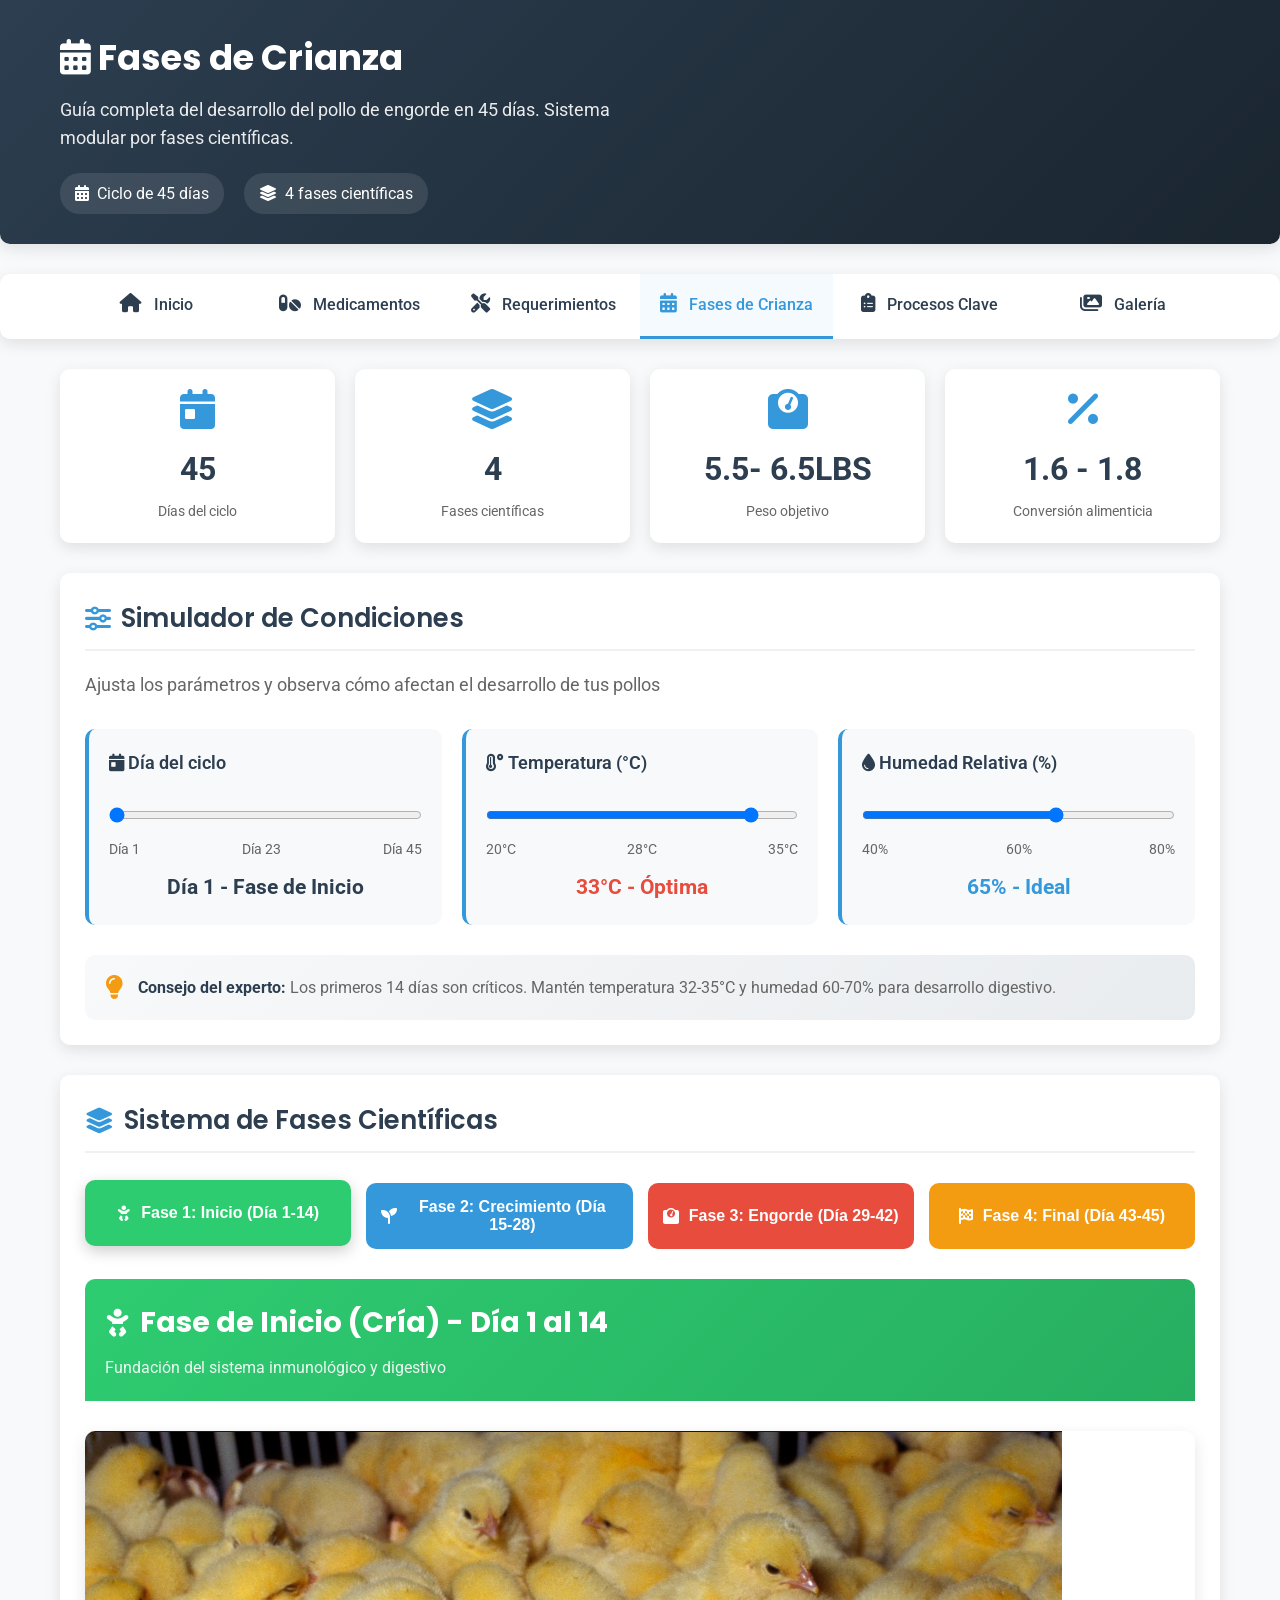
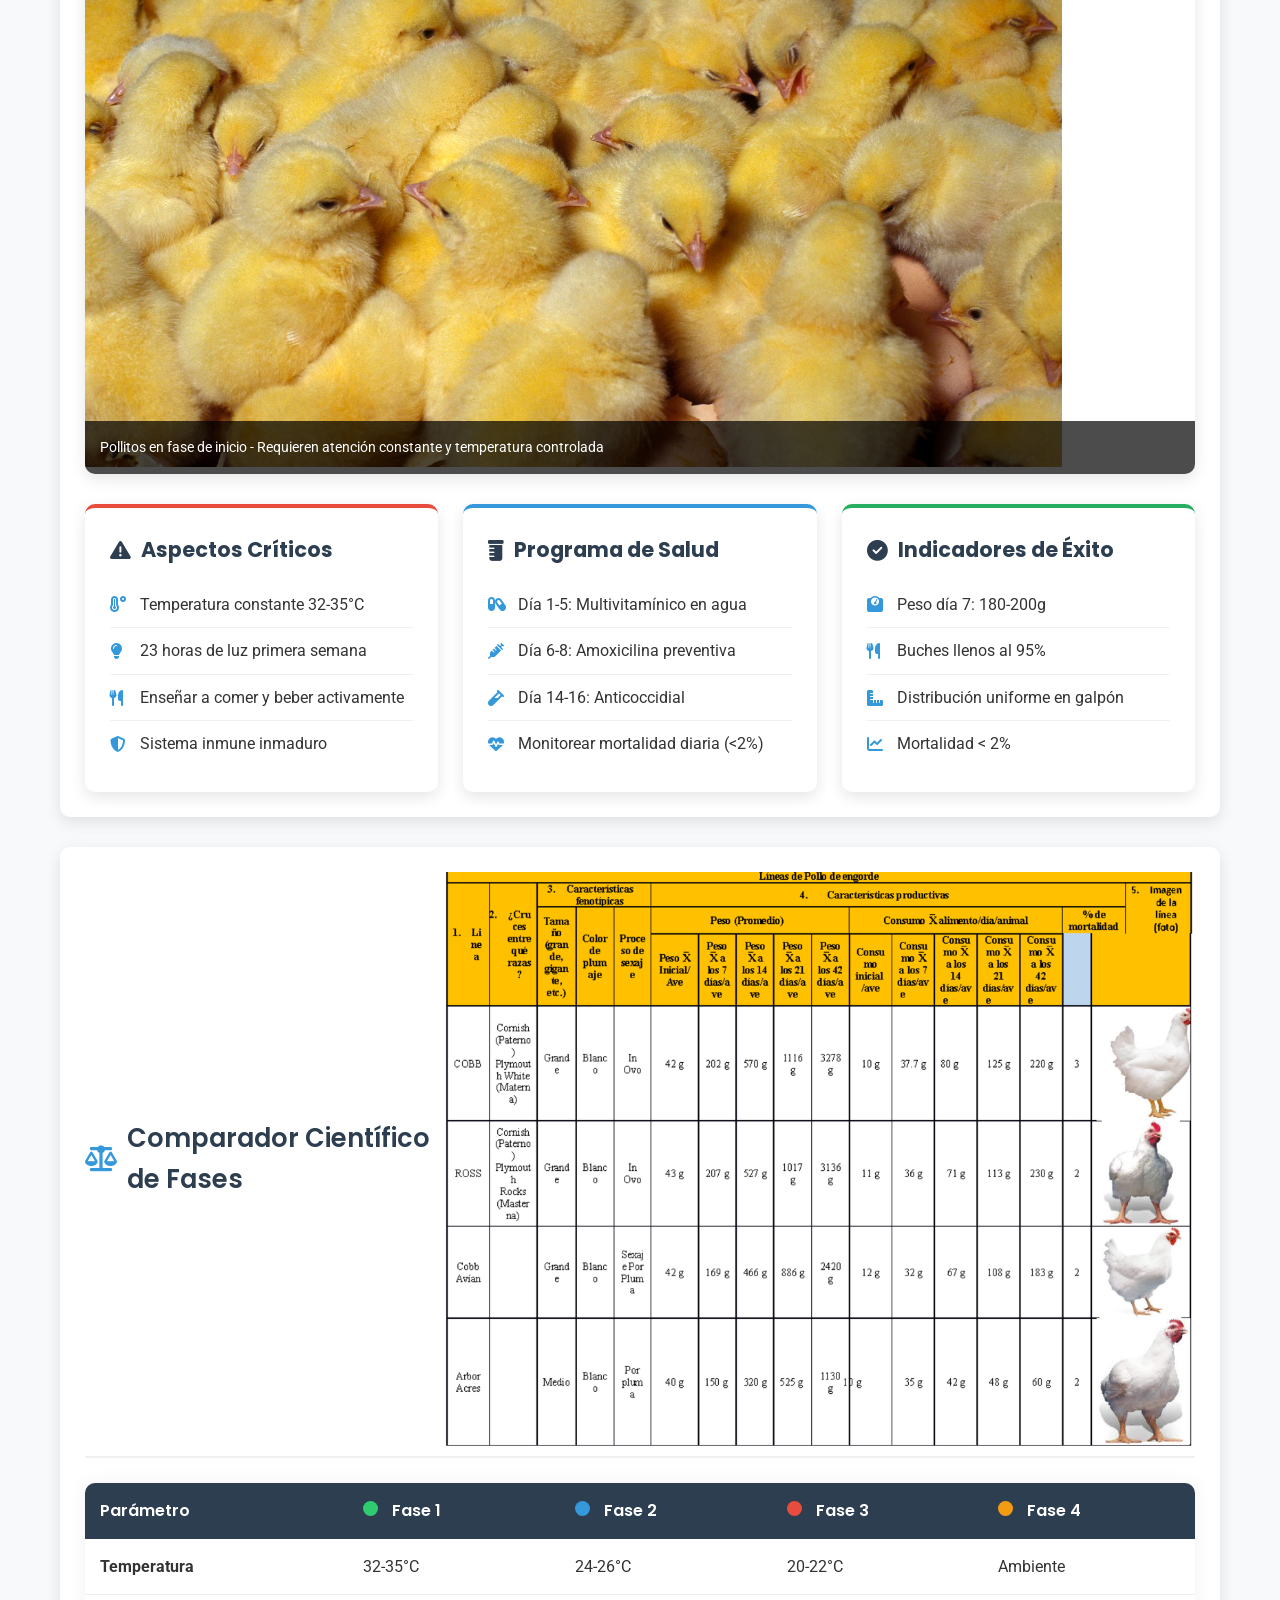
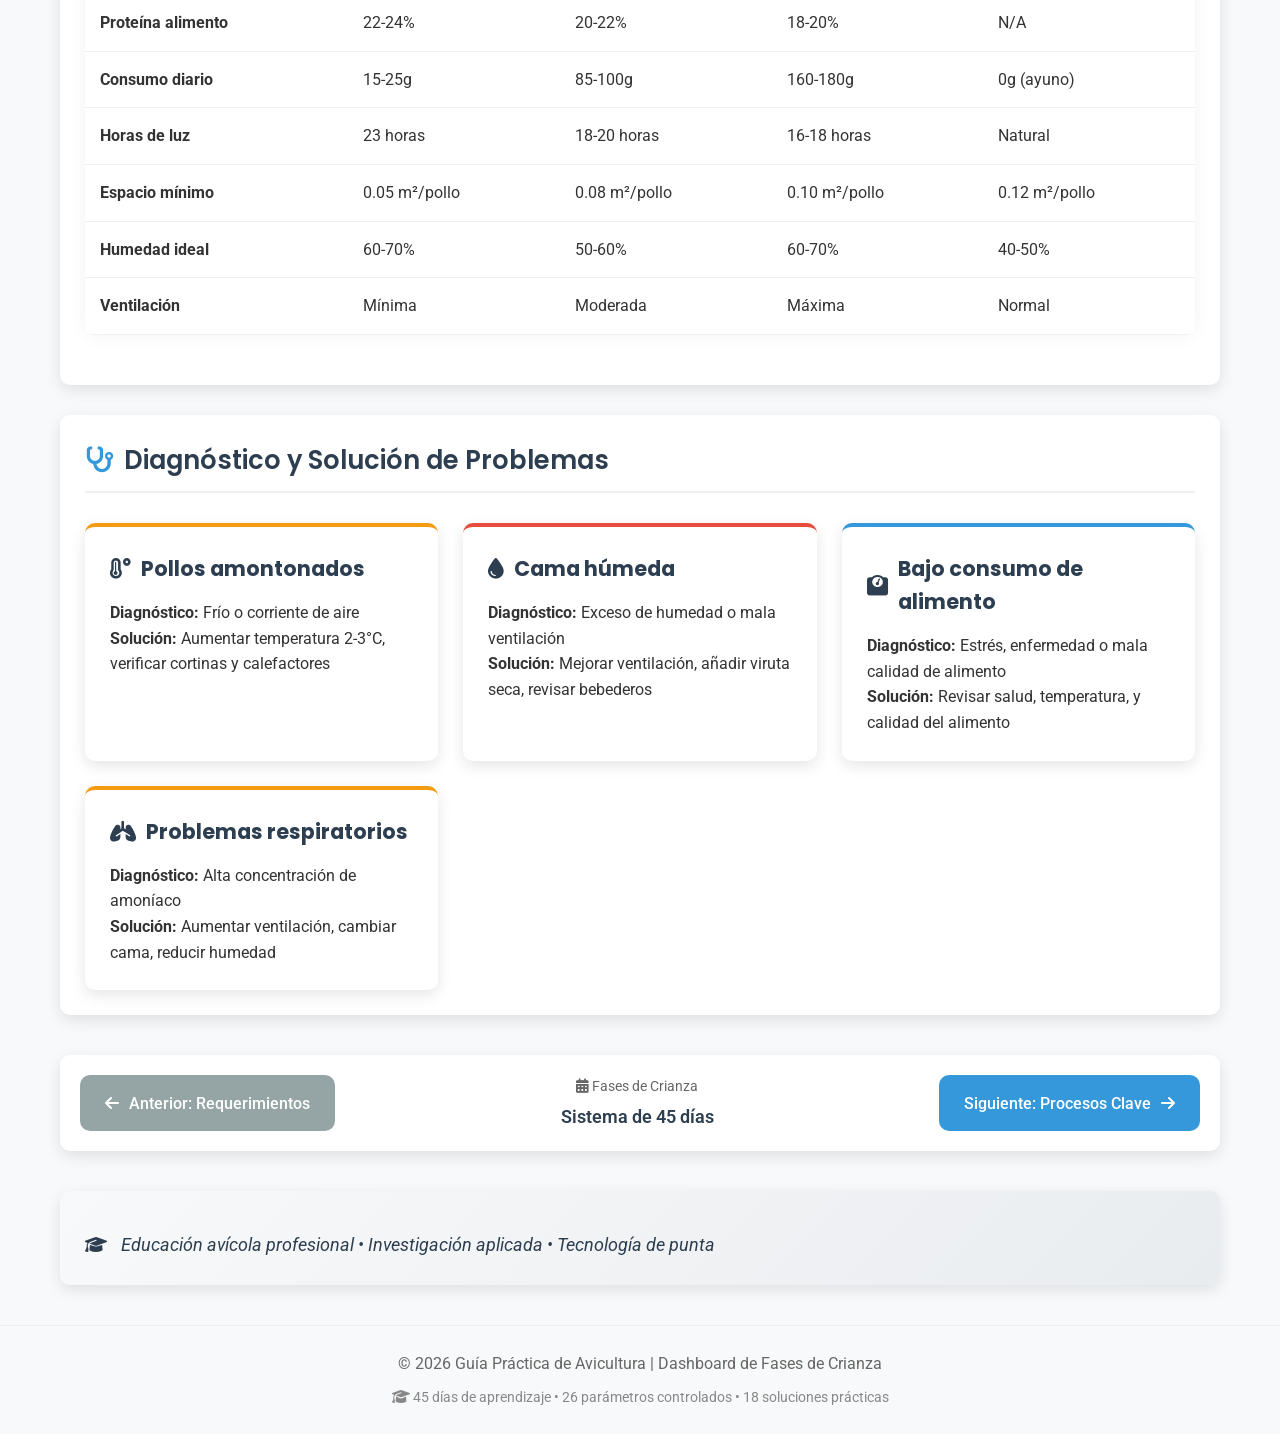
<file: fases.html>
<!DOCTYPE html>
<html lang="es">
<head>
    <meta charset="UTF-8">
    <meta name="viewport" content="width=device-width, initial-scale=1.0">
    <meta name="description" content="Fases de crianza para pollos de engorde - Dashboard Avícola">
    <title>Fases de Crianza - Dashboard Avícola</title>
    <link rel="stylesheet" href="https://cdnjs.cloudflare.com/ajax/libs/font-awesome/6.4.0/css/all.min.css">
    <link rel="stylesheet" href="https://fonts.googleapis.com/css2?family=Poppins:wght@300;400;500;600;700&family=Roboto:wght@300;400;500&display=swap">
    <style>
        /* Mismos estilos del dashboard original */
        :root {
            --primary-color: #2c3e50;
            --secondary-color: #3498db;
            --accent-color: #e74c3c;
            --success-color: #27ae60;
            --warning-color: #f39c12;
            --phase-1: #2ecc71;
            --phase-2: #3498db;
            --phase-3: #e74c3c;
            --phase-4: #f39c12;
            --light-color: #ecf0f1;
            --dark-color: #2c3e50;
            --border-radius: 10px;
            --box-shadow: 0 5px 15px rgba(0,0,0,0.1);
            --transition: all 0.3s ease;
        }

        * {
            margin: 0;
            padding: 0;
            box-sizing: border-box;
        }

        body {
            font-family: 'Roboto', sans-serif;
            background-color: #f8f9fa;
            color: #333;
            line-height: 1.6;
        }

        .container {
            max-width: 1200px;
            margin: 0 auto;
            padding: 0 20px;
        }

        /* Header estilo dashboard */
        .dashboard-header {
            background: linear-gradient(135deg, var(--primary-color), #1a252f);
            color: white;
            padding: 30px 0;
            border-radius: 0 0 var(--border-radius) var(--border-radius);
            box-shadow: var(--box-shadow);
            margin-bottom: 30px;
        }

        .header-content {
            display: flex;
            justify-content: space-between;
            align-items: center;
            flex-wrap: wrap;
        }

        .header-title {
            font-family: 'Poppins', sans-serif;
            font-size: 2.2rem;
            font-weight: 700;
            margin-bottom: 10px;
        }

        .header-subtitle {
            font-size: 1.1rem;
            opacity: 0.9;
            max-width: 600px;
        }

        .header-stats {
            display: flex;
            gap: 20px;
            margin-top: 20px;
        }

        .stat-item {
            display: flex;
            align-items: center;
            gap: 8px;
            background: rgba(255,255,255,0.1);
            padding: 8px 15px;
            border-radius: 20px;
        }

        /* Navegación */
        .nav-dashboard {
            background: white;
            border-radius: var(--border-radius);
            box-shadow: var(--box-shadow);
            margin-bottom: 30px;
            overflow: hidden;
        }

        .nav-list {
            display: flex;
            list-style: none;
            flex-wrap: wrap;
        }

        .nav-item {
            flex: 1;
            text-align: center;
        }

        .nav-link {
            display: block;
            padding: 18px 15px;
            text-decoration: none;
            color: var(--dark-color);
            font-weight: 500;
            transition: var(--transition);
            border-bottom: 3px solid transparent;
        }

        .nav-link:hover {
            background-color: #f8f9fa;
            color: var(--secondary-color);
        }

        .nav-link.active {
            color: var(--secondary-color);
            border-bottom-color: var(--secondary-color);
            background-color: rgba(52, 152, 219, 0.05);
        }

        .nav-icon {
            margin-right: 8px;
            font-size: 1.2rem;
        }

        /* Secciones principales */
        .dashboard-section {
            background: white;
            border-radius: var(--border-radius);
            box-shadow: var(--box-shadow);
            padding: 25px;
            margin-bottom: 30px;
        }

        .section-title {
            font-family: 'Poppins', sans-serif;
            font-size: 1.6rem;
            font-weight: 600;
            color: var(--primary-color);
            margin-bottom: 20px;
            padding-bottom: 10px;
            border-bottom: 2px solid #f0f0f0;
            display: flex;
            align-items: center;
            gap: 10px;
        }

        .section-title i {
            color: var(--secondary-color);
        }

        .section-subtitle {
            color: #666;
            margin-bottom: 25px;
            font-size: 1.1rem;
        }

        /* Tarjetas de estadísticas */
        .stats-cards {
            display: grid;
            grid-template-columns: repeat(auto-fit, minmax(200px, 1fr));
            gap: 20px;
            margin-bottom: 30px;
        }

        .stat-card {
            background: white;
            border-radius: var(--border-radius);
            padding: 20px;
            box-shadow: var(--box-shadow);
            text-align: center;
            transition: var(--transition);
        }

        .stat-card:hover {
            transform: translateY(-5px);
        }

        .stat-card i {
            font-size: 2.5rem;
            margin-bottom: 15px;
            color: var(--secondary-color);
        }

        .stat-value {
            font-size: 2rem;
            font-weight: 700;
            color: var(--primary-color);
            margin-bottom: 5px;
        }

        .stat-label {
            color: #666;
            font-size: 0.9rem;
        }

        /* Controles del simulador */
        .simulator-controls {
            display: grid;
            grid-template-columns: repeat(auto-fit, minmax(250px, 1fr));
            gap: 20px;
            margin: 30px 0;
        }

        .control-group {
            background: #f8f9fa;
            border-radius: var(--border-radius);
            padding: 20px;
            border-left: 4px solid var(--secondary-color);
        }

        .control-label {
            display: block;
            font-weight: 600;
            margin-bottom: 15px;
            color: var(--primary-color);
            font-size: 1.1rem;
        }

        .slider {
            width: 100%;
            margin: 15px 0;
        }

        .slider-values {
            display: flex;
            justify-content: space-between;
            font-size: 0.9rem;
            color: #666;
        }

        /* Navegación de fases */
        .phase-navigation {
            display: grid;
            grid-template-columns: repeat(auto-fit, minmax(200px, 1fr));
            gap: 15px;
            margin: 30px 0;
        }

        .phase-nav-btn {
            padding: 15px;
            border: none;
            border-radius: var(--border-radius);
            font-weight: 600;
            cursor: pointer;
            transition: var(--transition);
            display: flex;
            align-items: center;
            justify-content: center;
            gap: 10px;
            font-size: 1rem;
        }

        .phase-1-btn { background-color: var(--phase-1); color: white; }
        .phase-2-btn { background-color: var(--phase-2); color: white; }
        .phase-3-btn { background-color: var(--phase-3); color: white; }
        .phase-4-btn { background-color: var(--phase-4); color: white; }

        .phase-nav-btn:hover {
            transform: translateY(-3px);
            opacity: 0.9;
        }

        .phase-nav-btn.active {
            transform: translateY(-3px);
            box-shadow: 0 5px 15px rgba(0,0,0,0.2);
        }

        /* Contenido de fases */
        .phase-content {
            display: none;
            animation: fadeIn 0.5s ease;
        }

        .phase-content.active {
            display: block;
        }

        @keyframes fadeIn {
            from { opacity: 0; transform: translateY(20px); }
            to { opacity: 1; transform: translateY(0); }
        }

        .phase-header {
            background: linear-gradient(135deg, var(--phase-1), #27ae60);
            color: white;
            padding: 20px;
            border-radius: var(--border-radius) var(--border-radius) 0 0;
            margin-bottom: 20px;
        }

        .phase-2 .phase-header { background: linear-gradient(135deg, var(--phase-2), #2980b9); }
        .phase-3 .phase-header { background: linear-gradient(135deg, var(--phase-3), #c0392b); }
        .phase-4 .phase-header { background: linear-gradient(135deg, var(--phase-4), #d35400); }

        .phase-title {
            font-family: 'Poppins', sans-serif;
            font-size: 1.8rem;
            margin-bottom: 10px;
            display: flex;
            align-items: center;
            gap: 10px;
        }

        /* Tarjetas de información */
        .info-cards {
            display: grid;
            grid-template-columns: repeat(auto-fit, minmax(300px, 1fr));
            gap: 25px;
            margin-top: 30px;
        }

        .info-card {
            background: white;
            border-radius: var(--border-radius);
            padding: 25px;
            box-shadow: var(--box-shadow);
            border-top: 4px solid var(--secondary-color);
        }

        .info-card.important {
            border-top-color: var(--accent-color);
        }

        .info-card.success {
            border-top-color: var(--success-color);
        }

        .info-card.warning {
            border-top-color: var(--warning-color);
        }

        .card-title {
            font-family: 'Poppins', sans-serif;
            font-size: 1.3rem;
            margin-bottom: 15px;
            color: var(--primary-color);
            display: flex;
            align-items: center;
            gap: 10px;
        }

        .card-list {
            list-style: none;
        }

        .card-list li {
            padding: 10px 0;
            border-bottom: 1px solid #f0f0f0;
            display: flex;
            align-items: center;
            gap: 10px;
        }

        .card-list li:last-child {
            border-bottom: none;
        }

        .card-list i {
            color: var(--secondary-color);
            min-width: 20px;
        }

        /* Tablas */
        .phase-table {
            width: 100%;
            border-collapse: collapse;
            margin: 25px 0;
            border-radius: var(--border-radius);
            overflow: hidden;
            box-shadow: 0 0 20px rgba(0,0,0,0.05);
        }

        .phase-table thead {
            background-color: var(--primary-color);
            color: white;
        }

        .phase-table th {
            padding: 15px;
            text-align: left;
            font-weight: 600;
            font-family: 'Poppins', sans-serif;
        }

        .phase-table td {
            padding: 15px;
            border-bottom: 1px solid #f0f0f0;
        }

        .phase-table tbody tr {
            transition: var(--transition);
        }

        .phase-table tbody tr:hover {
            background-color: #f8f9fa;
        }

        .phase-indicator {
            display: inline-block;
            width: 15px;
            height: 15px;
            border-radius: 50%;
            margin-right: 10px;
        }

        /* Curva de crecimiento */
        .curve-container {
            background: #f8f9fa;
            border-radius: var(--border-radius);
            padding: 30px;
            margin: 30px 0;
            position: relative;
            height: 300px;
            overflow: hidden;
        }

        .curve-point {
            position: absolute;
            width: 20px;
            height: 20px;
            background: var(--secondary-color);
            border-radius: 50%;
            border: 3px solid white;
            cursor: pointer;
            transform: translate(-50%, 50%);
        }

        .curve-point:hover {
            transform: translate(-50%, 50%) scale(1.3);
        }

        /* Imágenes de fases */
        .phase-image-container {
            margin: 30px 0;
            border-radius: var(--border-radius);
            overflow: hidden;
            box-shadow: var(--box-shadow);
            position: relative;
        }

        .phase-image {
            width: 100%;
            height: 300px;
            object-fit: cover;
            display: block;
        }

        .image-caption {
            position: absolute;
            bottom: 0;
            left: 0;
            right: 0;
            background: rgba(0,0,0,0.7);
            color: white;
            padding: 15px;
            font-size: 0.9rem;
        }

        /* Navegación entre páginas */
        .page-navigation {
            display: flex;
            justify-content: space-between;
            margin: 40px 0;
            padding: 20px;
            background: white;
            border-radius: var(--border-radius);
            box-shadow: var(--box-shadow);
        }

        .nav-btn {
            display: flex;
            align-items: center;
            gap: 10px;
            padding: 12px 25px;
            background: var(--secondary-color);
            color: white;
            text-decoration: none;
            border-radius: var(--border-radius);
            font-weight: 500;
            transition: var(--transition);
        }

        .nav-btn:hover {
            background: var(--primary-color);
            transform: translateY(-3px);
        }

        .nav-btn.prev {
            background: #95a5a6;
        }

        /* Footer */
        .dashboard-footer {
            text-align: center;
            padding: 25px 0;
            color: #666;
            border-top: 1px solid #eee;
            margin-top: 40px;
        }

        .footer-note {
            font-style: italic;
            margin-top: 15px;
            color: var(--primary-color);
            font-size: 1.1rem;
        }

        /* Responsive */
        @media (max-width: 768px) {
            .header-content {
                flex-direction: column;
                text-align: center;
            }

            .header-stats {
                justify-content: center;
            }

            .nav-list {
                flex-direction: column;
            }

            .phase-navigation {
                grid-template-columns: 1fr;
            }

            .info-cards {
                grid-template-columns: 1fr;
            }

            .page-navigation {
                flex-direction: column;
                gap: 15px;
            }

            .nav-btn {
                justify-content: center;
            }
        }
    </style>
</head>
<body>
    <!-- Header Dashboard -->
    <header class="dashboard-header">
        <div class="container">
            <div class="header-content">
                <div>
                    <h1 class="header-title">
                        <i class="fas fa-calendar-alt"></i>
                        Fases de Crianza
                    </h1>
                    <p class="header-subtitle">
                        Guía completa del desarrollo del pollo de engorde en 45 días. Sistema modular por fases científicas.
                    </p>
                    <div class="header-stats">
                        <div class="stat-item">
                            <i class="fas fa-calendar-alt"></i>
                            <span>Ciclo de 45 días</span>
                        </div>
                        <div class="stat-item">
                            <i class="fas fa-layer-group"></i>
                            <span>4 fases científicas</span>
                        </div>
                    </div>
                </div>
            </div>
        </div>
    </header>

    <!-- Navegación -->
    <nav class="nav-dashboard">
        <div class="container">
            <ul class="nav-list">
                <li class="nav-item">
                    <a href="index.html" class="nav-link">
                        <i class="fas fa-home nav-icon"></i>
                        Inicio
                    </a>
                </li>
                <li class="nav-item">
                    <a href="medicamentos.html" class="nav-link">
                        <i class="fas fa-pills nav-icon"></i>
                        Medicamentos
                    </a>
                </li>
                <li class="nav-item">
                    <a href="requerimientos.html" class="nav-link">
                        <i class="fas fa-tools nav-icon"></i>
                        Requerimientos
                    </a>
                </li>
                <li class="nav-item">
                    <a href="fases.html" class="nav-link active">
                        <i class="fas fa-calendar-alt nav-icon"></i>
                        Fases de Crianza
                    </a>
                </li>
                <li class="nav-item">
                    <a href="procesos.html" class="nav-link">
                        <i class="fas fa-clipboard-list nav-icon"></i>
                        Procesos Clave
                        </a>
                     </a>
                </li>
                <li class="nav-item">
                    <a href="galeria.html" class="nav-link">
                        <i class="fas fa-images nav-icon"></i>
                        Galería
                    </a>
                </li>
            </ul>
        </div>
    </nav>

    <!-- Contenido Principal -->
    <main class="container">
        <!-- Tarjetas de Estadísticas -->
        <div class="stats-cards">
            <div class="stat-card">
                <i class="fas fa-calendar-day"></i>
                <div class="stat-value">45</div>
                <div class="stat-label">Días del ciclo</div>
            </div>
            <div class="stat-card">
                <i class="fas fa-layer-group"></i>
                <div class="stat-value">4</div>
                <div class="stat-label">Fases científicas</div>
            </div>
            <div class="stat-card">
                <i class="fas fa-weight"></i>
                <div class="stat-value">5.5- 6.5LBS</div>
                <div class="stat-label">Peso objetivo</div>
            </div>
            <div class="stat-card">
                <i class="fas fa-percentage"></i>
                <div class="stat-value">1.6 - 1.8</div>
                <div class="stat-label">Conversión alimenticia</div>
            </div>
        </div>

        <!-- Simulador de Condiciones -->
        <section class="dashboard-section">
            <h2 class="section-title">
                <i class="fas fa-sliders-h"></i>
                Simulador de Condiciones
            </h2>
            <p class="section-subtitle">
                Ajusta los parámetros y observa cómo afectan el desarrollo de tus pollos
            </p>

            <div class="simulator-controls">
                <div class="control-group">
                    <label class="control-label">
                        <i class="fas fa-calendar-day"></i>
                        Día del ciclo
                    </label>
                    <input type="range" min="1" max="45" value="1" class="slider" id="daySlider">
                    <div class="slider-values">
                        <span>Día 1</span>
                        <span>Día 23</span>
                        <span>Día 45</span>
                    </div>
                    <div id="currentDay" style="text-align: center; font-weight: 700; font-size: 1.3rem; color: var(--primary-color); margin-top: 10px;">
                        Día 1 - Fase de Inicio
                    </div>
                </div>
                
                <div class="control-group">
                    <label class="control-label">
                        <i class="fas fa-temperature-high"></i>
                        Temperatura (°C)
                    </label>
                    <input type="range" min="20" max="35" value="33" class="slider" id="tempSlider">
                    <div class="slider-values">
                        <span>20°C</span>
                        <span>28°C</span>
                        <span>35°C</span>
                    </div>
                    <div id="currentTemp" style="text-align: center; font-weight: 700; font-size: 1.3rem; color: var(--accent-color); margin-top: 10px;">
                        33°C - Óptima
                    </div>
                </div>
                
                <div class="control-group">
                    <label class="control-label">
                        <i class="fas fa-tint"></i>
                        Humedad Relativa (%)
                    </label>
                    <input type="range" min="40" max="80" value="65" class="slider" id="humiditySlider">
                    <div class="slider-values">
                        <span>40%</span>
                        <span>60%</span>
                        <span>80%</span>
                    </div>
                    <div id="currentHumidity" style="text-align: center; font-weight: 700; font-size: 1.3rem; color: var(--secondary-color); margin-top: 10px;">
                        65% - Ideal
                    </div>
                </div>
            </div>

            <div style="background: linear-gradient(135deg, #f8f9fa, #e9ecef); padding: 20px; border-radius: var(--border-radius); margin-top: 20px;">
                <div style="display: flex; align-items: center; gap: 15px;">
                    <i class="fas fa-lightbulb" style="color: var(--warning-color); font-size: 1.5rem;"></i>
                    <div>
                        <strong style="color: var(--primary-color);">Consejo del experto:</strong>
                        <span id="expertTip" style="color: #666;">
                            Los primeros 14 días son críticos para el desarrollo del sistema digestivo. Mantén la temperatura entre 32-35°C.
                        </span>
                    </div>
                </div>
            </div>
        </section>

        <!-- Navegación de Fases -->
        <section class="dashboard-section">
            <h2 class="section-title">
                <i class="fas fa-layer-group"></i>
                Sistema de Fases Científicas
            </h2>
            
            <div class="phase-navigation">
                <button class="phase-nav-btn phase-1-btn active" data-phase="1">
                    <i class="fas fa-baby"></i>
                    Fase 1: Inicio (Día 1-14)
                </button>
                <button class="phase-nav-btn phase-2-btn" data-phase="2">
                    <i class="fas fa-seedling"></i>
                    Fase 2: Crecimiento (Día 15-28)
                </button>
                <button class="phase-nav-btn phase-3-btn" data-phase="3">
                    <i class="fas fa-weight"></i>
                    Fase 3: Engorde (Día 29-42)
                </button>
                <button class="phase-nav-btn phase-4-btn" data-phase="4">
                    <i class="fas fa-flag-checkered"></i>
                    Fase 4: Final (Día 43-45)
                </button>
            </div>

            <!-- Fase 1: Inicio -->
            <div class="phase-content phase-1 active">
                <div class="phase-header">
                    <h3 class="phase-title">
                        <i class="fas fa-baby"></i>
                        Fase de Inicio (Cría) - Día 1 al 14
                    </h3>
                    <p style="opacity: 0.9;">Fundación del sistema inmunológico y digestivo</p>
                </div>

                <!-- Imagen de fase -->
                <div class="phase-image-container">
                    <img src="imgs/incubadora.png">
                    <div class="image-caption">
                        Pollitos en fase de inicio - Requieren atención constante y temperatura controlada
                    </div>
                </div>

                <div class="info-cards">
                    <div class="info-card important">
                        <h4 class="card-title">
                            <i class="fas fa-exclamation-triangle"></i>
                            Aspectos Críticos
                        </h4>
                        <ul class="card-list">
                            <li><i class="fas fa-temperature-high"></i> Temperatura constante 32-35°C</li>
                            <li><i class="fas fa-lightbulb"></i> 23 horas de luz primera semana</li>
                            <li><i class="fas fa-utensils"></i> Enseñar a comer y beber activamente</li>
                            <li><i class="fas fa-shield-alt"></i> Sistema inmune inmaduro</li>
                        </ul>
                    </div>
                    
                    <div class="info-card">
                        <h4 class="card-title">
                            <i class="fas fa-prescription-bottle"></i>
                            Programa de Salud
                        </h4>
                        <ul class="card-list">
                            <li><i class="fas fa-capsules"></i> Día 1-5: Multivitamínico en agua</li>
                            <li><i class="fas fa-syringe"></i> Día 6-8: Amoxicilina preventiva</li>
                            <li><i class="fas fa-vial"></i> Día 14-16: Anticoccidial</li>
                            <li><i class="fas fa-heartbeat"></i> Monitorear mortalidad diaria (<2%)</li>
                        </ul>
                    </div>
                    
                    <div class="info-card success">
                        <h4 class="card-title">
                            <i class="fas fa-check-circle"></i>
                            Indicadores de Éxito
                        </h4>
                        <ul class="card-list">
                            <li><i class="fas fa-weight"></i> Peso día 7: 180-200g</li>
                            <li><i class="fas fa-utensils"></i> Buches llenos al 95%</li>
                            <li><i class="fas fa-ruler-combined"></i> Distribución uniforme en galpón</li>
                            <li><i class="fas fa-chart-line"></i> Mortalidad < 2%</li>
                        </ul>
                    </div>
                </div>
            </div>

            <!-- Fase 2: Crecimiento -->
            <div class="phase-content phase-2">
                <div class="phase-header">
                    <h3 class="phase-title">
                        <i class="fas fa-seedling"></i>
                        Fase de Crecimiento - Día 15 al 28
                    </h3>
                    <p style="opacity: 0.9;">Desarrollo muscular, óseo y sistema inmunológico</p>
                </div>

                <!-- Imagen de fase -->
                <div class="phase-image-container">
                    <img src="imgs/fase 2.jpeg">
                    <div class="image-caption">
                        Pollos en fase de crecimiento - Desarrollo activo muscular y óseo
                    </div>
                </div>

                <div class="info-cards">
                    <div class="info-card important">
                        <h4 class="card-title">
                            <i class="fas fa-exclamation-triangle"></i>
                            Aspectos Críticos
                        </h4>
                        <ul class="card-list">
                            <li><i class="fas fa-expand-arrows-alt"></i> Control de densidad (12 pollos/m²)</li>
                            <li><i class="fas fa-wind"></i> Ventilación adecuada para amoníaco</li>
                            <li><i class="fas fa-bug"></i> Prevención de coccidiosis</li>
                            <li><i class="fas fa-utensils"></i> Cambio a alimento crecimiento</li>
                        </ul>
                    </div>
                    
                    <div class="info-card">
                        <h4 class="card-title">
                            <i class="fas fa-chart-line"></i>
                            Crecimiento Esperado
                        </h4>
                        <ul class="card-list">
                            <li><i class="fas fa-weight"></i> Peso día 21: 900-1000g</li>
                            <li><i class="fas fa-ruler-vertical"></i> Incremento diario: 45-50g</li>
                            <li><i class="fas fa-hamburger"></i> Consumo diario: 85-100g/pollo</li>
                            <li><i class="fas fa-percentage"></i> Conversión alimenticia: 1.5-1.6</li>
                        </ul>
                    </div>
                    
                    <div class="info-card">
                        <h4 class="card-title">
                            <i class="fas fa-tools"></i>
                            Ajustes de Manejo
                        </h4>
                        <ul class="card-list">
                            <li><i class="fas fa-arrows-alt-v"></i> Subir comederos y bebederos</li>
                            <li><i class="fas fa-sun"></i> Reducir horas de luz a 18-20</li>
                            <li><i class="fas fa-temperature-low"></i> Bajar temperatura a 24-26°C</li>
                            <li><i class="fas fa-layer-group"></i> Remover cama húmeda</li>
                        </ul>
                    </div>
                </div>
            </div>

            <!-- Fase 3: Engorde -->
            <div class="phase-content phase-3">
                <div class="phase-header">
                    <h3 class="phase-title">
                        <i class="fas fa-weight"></i>
                        Fase de Engorde - Día 29 al 42
                    </h3>
                    <p style="opacity: 0.9;">Acumulación de grasa y peso final optimizado</p>
                </div>

                <!-- Imagen de fase -->
                <div class="phase-image-container">
                    <img src="imgs/fase 3.jpeg">
                    <div class="image-caption">
                        Pollos en fase de engorde - Máximo desarrollo de masa muscular
                    </div>
                </div>

                <div class="info-cards">
                    <div class="info-card important">
                        <h4 class="card-title">
                            <i class="fas fa-exclamation-triangle"></i>
                            Riesgos Principales
                        </h4>
                        <ul class="card-list">
                            <li><i class="fas fa-fire"></i> Estrés por calor</li>
                            <li><i class="fas fa-lungs"></i> Problemas respiratorios</li>
                            <li><i class="fas fa-weight"></i> Cojeras por sobrepeso</li>
                            <li><i class="fas fa-tint"></i> Cama húmeda</li>
                        </ul>
                    </div>
                    
                    <div class="info-card">
                        <h4 class="card-title">
                            <i class="fas fa-percentage"></i>
                            Optimización Alimenticia
                        </h4>
                        <ul class="card-list">
                            <li><i class="fas fa-bread-slice"></i> Alimento finalizador (18-20% proteína)</li>
                            <li><i class="fas fa-calculator"></i> Conversión objetivo: 1.7-1.8</li>
                            <li><i class="fas fa-weight"></i> Consumo diario: 160-180g/pollo</li>
                            <li><i class="fas fa-chart-line"></i> Ganancia diaria: 60-70g</li>
                        </ul>
                    </div>
                    
                    <div class="info-card success">
                        <h4 class="card-title">
                            <i class="fas fa-tachometer-alt"></i>
                            Control de Ambiente
                        </h4>
                        <ul class="card-list">
                            <li><i class="fas fa-temperature-low"></i> Temperatura: 20-22°C</li>
                            <li><i class="fas fa-wind"></i> Ventilación máxima</li>
                            <li><i class="fas fa-tint"></i> Humedad: 60-70%</li>
                            <li><i class="fas fa-lightbulb"></i> Luz: 16-18 horas</li>
                        </ul>
                    </div>
                </div>
            </div>

            <!-- Fase 4: Final -->
            <div class="phase-content phase-4">
                <div class="phase-header">
                    <h3 class="phase-title">
                        <i class="fas fa-flag-checkered"></i>
                        Fase Final (Pre-venta) - Día 43 al 45
                    </h3>
                    <p style="opacity: 0.9;">Preparación para sacrificio y optimización de calidad</p>
                </div>

                <!-- Imagen de fase -->
                <div class="phase-image-container">
                    <img src="imgs/fase 4.jpeg">
                    <div class="image-caption">
                        Pollos listos para mercado - Peso óptimo y calidad premium
                    </div>
                </div>

                <div class="info-cards">
                    <div class="info-card important">
                        <h4 class="card-title">
                            <i class="fas fa-exclamation-triangle"></i>
                            Consideraciones Finales
                        </h4>
                        <ul class="card-list">
                            <li><i class="fas fa-calendar-times"></i> Respetar período de retiro de medicamentos</li>
                            <li><i class="fas fa-clock"></i> Ayuno de 8-12 horas antes del sacrificio</li>
                            <li><i class="fas fa-truck-loading"></i> Reducción de estrés por manejo</li>
                            <li><i class="fas fa-weight"></i> Peso objetivo: 2.8-3.2 kg</li>
                        </ul>
                    </div>
                    
                    <div class="info-card">
                        <h4 class="card-title">
                            <i class="fas fa-clipboard-check"></i>
                            Evaluación Final del Lote
                        </h4>
                        <ul class="card-list">
                            <li><i class="fas fa-balance-scale"></i> Uniformidad del lote (>85%)</li>
                            <li><i class="fas fa-percentage"></i> Conversión alimenticia final</li>
                            <li><i class="fas fa-calculator"></i> Mortalidad acumulada (<5%)</li>
                            <li><i class="fas fa-dollar-sign"></i> Índice de productividad</li>
                        </ul>
                    </div>
                    
                    <div class="info-card success">
                        <h4 class="card-title">
                            <i class="fas fa-award"></i>
                            Indicadores de Calidad
                        </h4>
                        <ul class="card-list">
                            <li><i class="fas fa-feather"></i> Plumas limpias y completas</li>
                            <li><i class="fas fa-paw"></i> Patas sanas sin lesiones</li>
                            <li><i class="fas fa-lungs"></i> Sin problemas respiratorios</li>
                            <li><i class="fas fa-eye"></i> Ojos brillantes y activos</li>
                        </ul>
                    </div>
                </div>
            </div>
        </section>

        <!-- Comparador de Fases -->
        <section class="dashboard-section">
            <h2 class="section-title">
                <i class="fas fa-balance-scale"></i>
                Comparador Científico de Fases
                <img src="imgs/conversion.png" alt="">
            </h2>

            <table class="phase-table">
                <thead>
                    <tr>
                        <th>Parámetro</th>
                        <th><span class="phase-indicator" style="background: var(--phase-1);"></span> Fase 1</th>
                        <th><span class="phase-indicator" style="background: var(--phase-2);"></span> Fase 2</th>
                        <th><span class="phase-indicator" style="background: var(--phase-3);"></span> Fase 3</th>
                        <th><span class="phase-indicator" style="background: var(--phase-4);"></span> Fase 4</th>
                    </tr>
                </thead>
                <tbody>
                    <tr>
                        <td><strong>Temperatura</strong></td>
                        <td>32-35°C</td>
                        <td>24-26°C</td>
                        <td>20-22°C</td>
                        <td>Ambiente</td>
                    </tr>
                    <tr>
                        <td><strong>Proteína alimento</strong></td>
                        <td>22-24%</td>
                        <td>20-22%</td>
                        <td>18-20%</td>
                        <td>N/A</td>
                    </tr>
                    <tr>
                        <td><strong>Consumo diario</strong></td>
                        <td>15-25g</td>
                        <td>85-100g</td>
                        <td>160-180g</td>
                        <td>0g (ayuno)</td>
                    </tr>
                    <tr>
                        <td><strong>Horas de luz</strong></td>
                        <td>23 horas</td>
                        <td>18-20 horas</td>
                        <td>16-18 horas</td>
                        <td>Natural</td>
                    </tr>
                    <tr>
                        <td><strong>Espacio mínimo</strong></td>
                        <td>0.05 m²/pollo</td>
                        <td>0.08 m²/pollo</td>
                        <td>0.10 m²/pollo</td>
                        <td>0.12 m²/pollo</td>
                    </tr>
                    <tr>
                        <td><strong>Humedad ideal</strong></td>
                        <td>60-70%</td>
                        <td>50-60%</td>
                        <td>60-70%</td>
                        <td>40-50%</td>
                    </tr>
                    <tr>
                        <td><strong>Ventilación</strong></td>
                        <td>Mínima</td>
                        <td>Moderada</td>
                        <td>Máxima</td>
                        <td>Normal</td>
                    </tr>
                </tbody>
            </table>
        </section>

        <!-- Guía de Problemas y Soluciones -->
        <section class="dashboard-section">
            <h2 class="section-title">
                <i class="fas fa-stethoscope"></i>
                Diagnóstico y Solución de Problemas
            </h2>

            <div class="info-cards">
                <div class="info-card warning">
                    <h4 class="card-title">
                        <i class="fas fa-temperature-high"></i>
                        Pollos amontonados
                    </h4>
                    <p><strong>Diagnóstico:</strong> Frío o corriente de aire</p>
                    <p><strong>Solución:</strong> Aumentar temperatura 2-3°C, verificar cortinas y calefactores</p>
                </div>
                
                <div class="info-card important">
                    <h4 class="card-title">
                        <i class="fas fa-tint"></i>
                        Cama húmeda
                    </h4>
                    <p><strong>Diagnóstico:</strong> Exceso de humedad o mala ventilación</p>
                    <p><strong>Solución:</strong> Mejorar ventilación, añadir viruta seca, revisar bebederos</p>
                </div>
                
                <div class="info-card">
                    <h4 class="card-title">
                        <i class="fas fa-weight"></i>
                        Bajo consumo de alimento
                    </h4>
                    <p><strong>Diagnóstico:</strong> Estrés, enfermedad o mala calidad de alimento</p>
                    <p><strong>Solución:</strong> Revisar salud, temperatura, y calidad del alimento</p>
                </div>
                
                <div class="info-card warning">
                    <h4 class="card-title">
                        <i class="fas fa-lungs"></i>
                        Problemas respiratorios
                    </h4>
                    <p><strong>Diagnóstico:</strong> Alta concentración de amoníaco</p>
                    <p><strong>Solución:</strong> Aumentar ventilación, cambiar cama, reducir humedad</p>
                </div>
            </div>
        </section>

        <!-- Navegación entre páginas -->
        <div class="page-navigation">
            <a href="requerimientos.html" class="nav-btn prev">
                <i class="fas fa-arrow-left"></i>
                Anterior: Requerimientos
            </a>
            
            <div style="text-align: center;">
                <div style="font-size: 0.9rem; color: #666; margin-bottom: 5px;">
                    <i class="fas fa-calendar-alt"></i>
                    Fases de Crianza
                </div>
                <div style="font-size: 1.1rem; font-weight: 600; color: var(--primary-color);">
                    Sistema de 45 días
                </div>
            </div>
            
            <a href="procesos.html" class="nav-btn">
                Siguiente: Procesos Clave
                <i class="fas fa-arrow-right"></i>
            </a>
        </div>

        <!-- Nota final -->
        <section class="dashboard-section" style="background: linear-gradient(135deg, #f8f9fa 0%, #e9ecef 100%);">
            <p class="footer-note">
                <i class="fas fa-graduation-cap" style="margin-right: 10px;"></i>
                Educación avícola profesional • Investigación aplicada • Tecnología de punta
            </p>
        </section>
    </main>

    <!-- Footer -->
    <footer class="dashboard-footer">
        <div class="container">
            <p>© <span id="currentYear">2023</span> Guía Práctica de Avicultura | Dashboard de Fases de Crianza</p>
            <p style="margin-top: 10px; font-size: 0.9rem; color: #888;">
                <i class="fas fa-graduation-cap"></i>
                45 días de aprendizaje • 26 parámetros controlados • 18 soluciones prácticas
            </p>
        </div>
    </footer>

    <!-- Scripts -->
    <script>
        document.addEventListener('DOMContentLoaded', function() {
            // Actualizar año actual
            document.getElementById('currentYear').textContent = new Date().getFullYear();
            
            // Elementos del simulador
            const daySlider = document.getElementById('daySlider');
            const tempSlider = document.getElementById('tempSlider');
            const humiditySlider = document.getElementById('humiditySlider');
            const currentDay = document.getElementById('currentDay');
            const currentTemp = document.getElementById('currentTemp');
            const currentHumidity = document.getElementById('currentHumidity');
            const expertTip = document.getElementById('expertTip');
            
            // Navegación de fases
            const phaseButtons = document.querySelectorAll('.phase-nav-btn');
            const phaseContents = document.querySelectorAll('.phase-content');
            
            // Actualizar simulador
            function updateSimulator() {
                const day = parseInt(daySlider.value);
                const temp = parseInt(tempSlider.value);
                const humidity = parseInt(humiditySlider.value);
                
                // Determinar fase según el día
                let phase, phaseName, tempStatus, humidityStatus, tip;
                
                if (day <= 14) {
                    phase = 1;
                    phaseName = "Fase de Inicio";
                    tempStatus = temp >= 32 && temp <= 35 ? "Óptima" : "Fuera de rango";
                    humidityStatus = humidity >= 60 && humidity <= 70 ? "Ideal" : "Ajustar";
                    tip = "Los primeros 14 días son críticos. Mantén temperatura 32-35°C y humedad 60-70% para desarrollo digestivo.";
                } else if (day <= 28) {
                    phase = 2;
                    phaseName = "Fase de Crecimiento";
                    tempStatus = temp >= 24 && temp <= 26 ? "Óptima" : "Ajustar";
                    humidityStatus = humidity >= 50 && humidity <= 60 ? "Ideal" : "Fuera de rango";
                    tip = "Fase de máximo crecimiento muscular. Controla densidad (12 pollos/m²) y provee ventilación adecuada.";
                } else if (day <= 42) {
                    phase = 3;
                    phaseName = "Fase de Engorde";
                    tempStatus = temp >= 20 && temp <= 22 ? "Óptima" : "Peligro estrés térmico";
                    humidityStatus = humidity >= 60 && humidity <= 70 ? "Ideal" : "Riesgo respiratorio";
                    tip = "Máxima acumulación de grasa. Previene estrés por calor con buena ventilación y agua fresca.";
                } else {
                    phase = 4;
                    phaseName = "Fase Final";
                    tempStatus = "Ambiente natural";
                    humidityStatus = "Preparación para venta";
                    tip = "Respetar período de retiro de medicamentos. Ayuno de 8-12 horas antes del sacrificio.";
                }
                
                // Actualizar display
                currentDay.textContent = `Día ${day} - ${phaseName}`;
                currentTemp.textContent = `${temp}°C - ${tempStatus}`;
                currentHumidity.textContent = `${humidity}% - ${humidityStatus}`;
                expertTip.textContent = tip;
                
                // Mostrar fase correspondiente
                showPhase(phase);
            }
            
            // Mostrar fase específica
            function showPhase(phaseNumber) {
                // Ocultar todas las fases
                phaseContents.forEach(content => {
                    content.classList.remove('active');
                });
                
                // Remover active de todos los botones
                phaseButtons.forEach(btn => {
                    btn.classList.remove('active');
                });
                
                // Mostrar fase seleccionada
                const phaseContent = document.querySelector(`.phase-${phaseNumber}`);
                const phaseButton = document.querySelector(`.phase-${phaseNumber}-btn`);
                
                if (phaseContent) phaseContent.classList.add('active');
                if (phaseButton) phaseButton.classList.add('active');
            }
            
            // Event listeners para sliders
            daySlider.addEventListener('input', updateSimulator);
            tempSlider.addEventListener('input', updateSimulator);
            humiditySlider.addEventListener('input', updateSimulator);
            
            // Event listeners para botones de fase
            phaseButtons.forEach(button => {
                button.addEventListener('click', function() {
                    const phase = this.getAttribute('data-phase');
                    
                    // Actualizar slider de día según fase
                    switch(phase) {
                        case '1':
                            daySlider.value = 7;
                            break;
                        case '2':
                            daySlider.value = 21;
                            break;
                        case '3':
                            daySlider.value = 35;
                            break;
                        case '4':
                            daySlider.value = 44;
                            break;
                    }
                    
                    updateSimulator();
                });
            });
            
            // Interactividad para imágenes
            const phaseImages = document.querySelectorAll('.phase-image');
            phaseImages.forEach(image => {
                image.addEventListener('click', function() {
                    const input = document.createElement('input');
                    input.type = 'file';
                    input.accept = 'image/*';
                    
                    input.onchange = function(e) {
                        const file = e.target.files[0];
                        if (file) {
                            const reader = new FileReader();
                            reader.onload = function(event) {
                                image.src = event.target.result;
                            };
                            reader.readAsDataURL(file);
                        }
                    };
                    
                    input.click();
                });
            });
            
            // Efecto hover para filas de tabla
            const tableRows = document.querySelectorAll('.phase-table tbody tr');
            tableRows.forEach(row => {
                row.addEventListener('mouseenter', function() {
                    this.style.backgroundColor = '#f8f9fa';
                });
                
                row.addEventListener('mouseleave', function() {
                    this.style.backgroundColor = '';
                });
            });
            
            // Inicializar simulador
            updateSimulator();
        });
    </script>
</body>
</html>
</file>
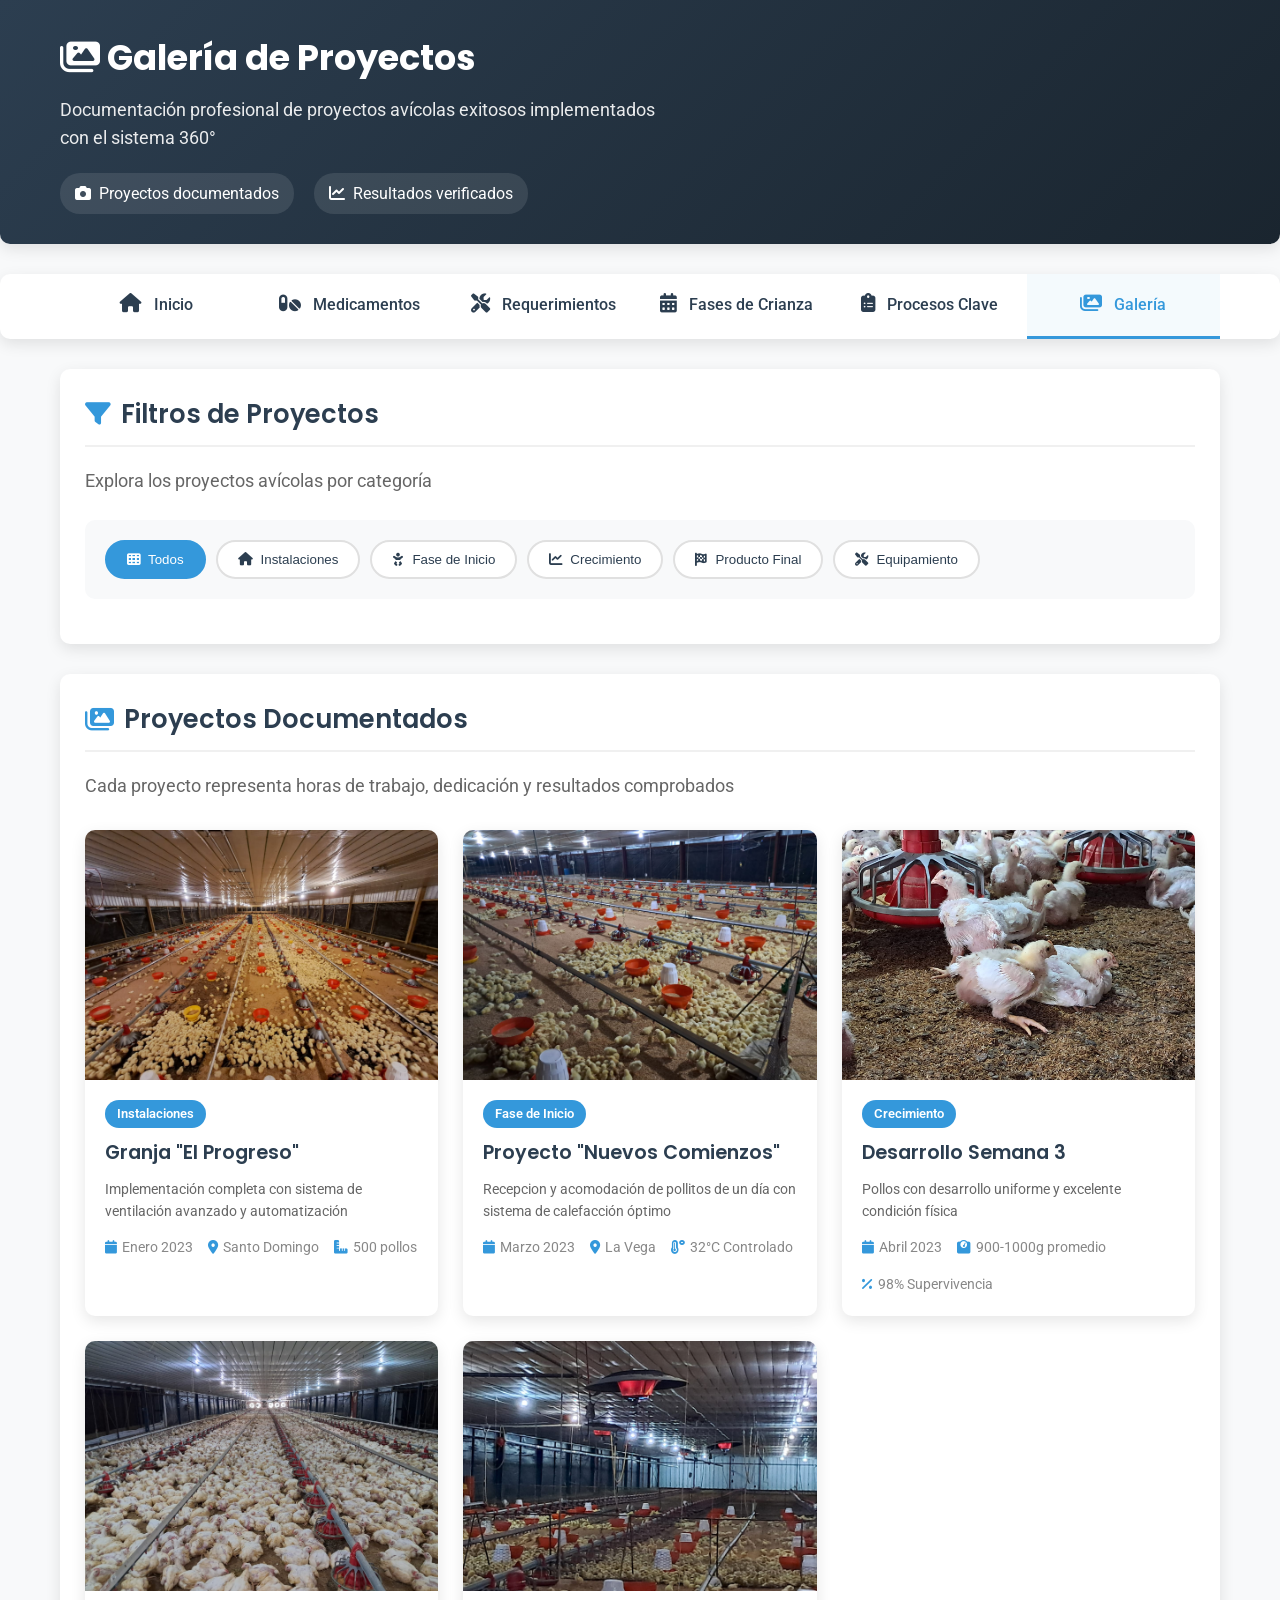
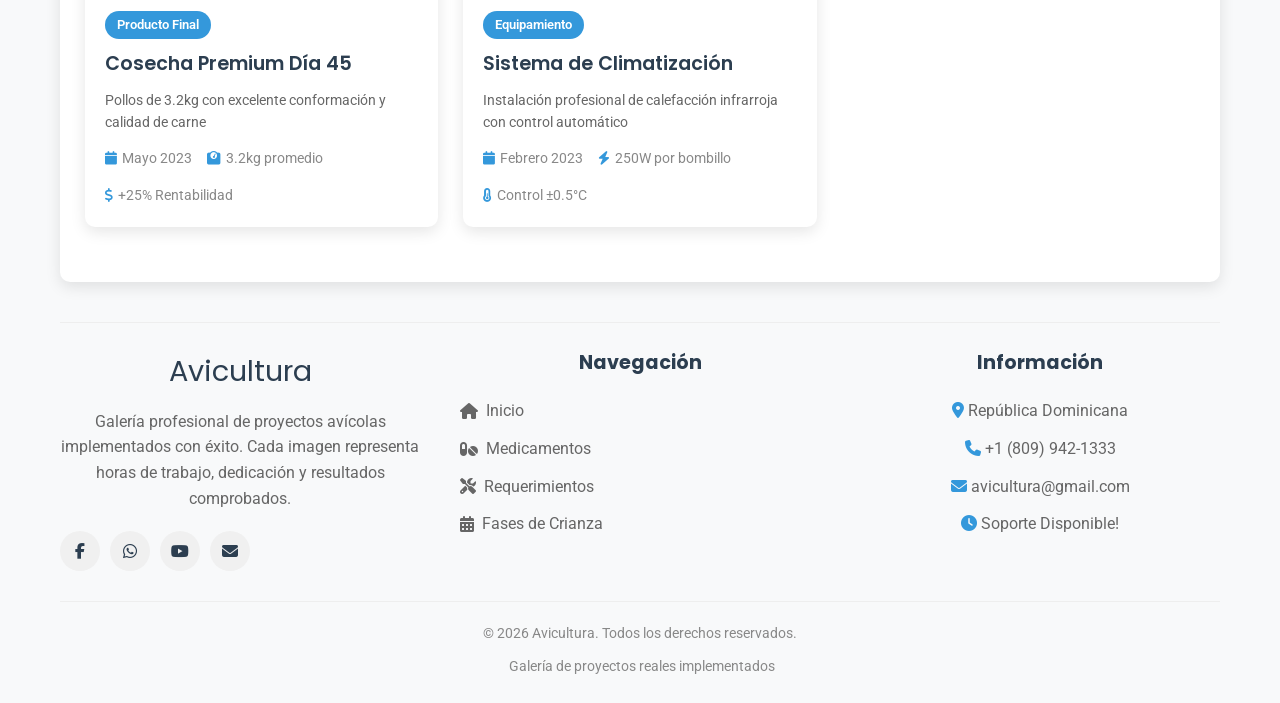
<file: galeria.html>
<!DOCTYPE html>
<html lang="es">
<head>
    <meta charset="UTF-8">
    <meta name="viewport" content="width=device-width, initial-scale=1.0">
    <meta name="description" content="Galería de proyectos avícolas - Dashboard Avícola">
    <title>Galería de Proyectos - Dashboard Avícola</title>
    <link rel="stylesheet" href="https://cdnjs.cloudflare.com/ajax/libs/font-awesome/6.4.0/css/all.min.css">
    <link rel="stylesheet" href="https://fonts.googleapis.com/css2?family=Poppins:wght@300;400;500;600;700&family=Roboto:wght@300;400;500&display=swap">
    <style>
        /* Mismos estilos del dashboard original */
        :root {
            --primary-color: #2c3e50;
            --secondary-color: #3498db;
            --accent-color: #e74c3c;
            --success-color: #27ae60;
            --warning-color: #f39c12;
            --light-color: #ecf0f1;
            --dark-color: #2c3e50;
            --border-radius: 10px;
            --box-shadow: 0 5px 15px rgba(0,0,0,0.1);
            --transition: all 0.3s ease;
        }

        * {
            margin: 0;
            padding: 0;
            box-sizing: border-box;
        }

        body {
            font-family: 'Roboto', sans-serif;
            background-color: #f8f9fa;
            color: #333;
            line-height: 1.6;
        }

        .container {
            max-width: 1200px;
            margin: 0 auto;
            padding: 0 20px;
        }

        /* Header estilo dashboard */
        .dashboard-header {
            background: linear-gradient(135deg, var(--primary-color), #1a252f);
            color: white;
            padding: 30px 0;
            border-radius: 0 0 var(--border-radius) var(--border-radius);
            box-shadow: var(--box-shadow);
            margin-bottom: 30px;
        }

        .header-content {
            display: flex;
            justify-content: space-between;
            align-items: center;
            flex-wrap: wrap;
        }

        .header-title {
            font-family: 'Poppins', sans-serif;
            font-size: 2.2rem;
            font-weight: 700;
            margin-bottom: 10px;
        }

        .header-subtitle {
            font-size: 1.1rem;
            opacity: 0.9;
            max-width: 600px;
        }

        .header-stats {
            display: flex;
            gap: 20px;
            margin-top: 20px;
        }

        .stat-item {
            display: flex;
            align-items: center;
            gap: 8px;
            background: rgba(255,255,255,0.1);
            padding: 8px 15px;
            border-radius: 20px;
        }

        /* Navegación */
        .nav-dashboard {
            background: white;
            border-radius: var(--border-radius);
            box-shadow: var(--box-shadow);
            margin-bottom: 30px;
            overflow: hidden;
        }

        .nav-list {
            display: flex;
            list-style: none;
            flex-wrap: wrap;
        }

        .nav-item {
            flex: 1;
            text-align: center;
        }

        .nav-link {
            display: block;
            padding: 18px 15px;
            text-decoration: none;
            color: var(--dark-color);
            font-weight: 500;
            transition: var(--transition);
            border-bottom: 3px solid transparent;
        }

        .nav-link:hover {
            background-color: #f8f9fa;
            color: var(--secondary-color);
        }

        .nav-link.active {
            color: var(--secondary-color);
            border-bottom-color: var(--secondary-color);
            background-color: rgba(52, 152, 219, 0.05);
        }

        .nav-icon {
            margin-right: 8px;
            font-size: 1.2rem;
        }

        /* Secciones principales */
        .dashboard-section {
            background: white;
            border-radius: var(--border-radius);
            box-shadow: var(--box-shadow);
            padding: 25px;
            margin-bottom: 30px;
        }

        .section-title {
            font-family: 'Poppins', sans-serif;
            font-size: 1.6rem;
            font-weight: 600;
            color: var(--primary-color);
            margin-bottom: 20px;
            padding-bottom: 10px;
            border-bottom: 2px solid #f0f0f0;
            display: flex;
            align-items: center;
            gap: 10px;
        }

        .section-title i {
            color: var(--secondary-color);
        }

        .section-subtitle {
            color: #666;
            margin-bottom: 25px;
            font-size: 1.1rem;
        }

        /* Filtros */
        .filters-container {
            display: flex;
            flex-wrap: wrap;
            gap: 10px;
            margin: 20px 0;
            padding: 20px;
            background: #f8f9fa;
            border-radius: var(--border-radius);
        }

        .filter-btn {
            padding: 10px 20px;
            background: white;
            border: 2px solid #e0e0e0;
            border-radius: 30px;
            font-weight: 500;
            color: var(--dark-color);
            cursor: pointer;
            transition: var(--transition);
            display: flex;
            align-items: center;
            gap: 8px;
        }

        .filter-btn:hover {
            border-color: var(--secondary-color);
            color: var(--secondary-color);
        }

        .filter-btn.active {
            background: var(--secondary-color);
            color: white;
            border-color: var(--secondary-color);
        }

        /* Galería Grid */
        .gallery-grid {
            display: grid;
            grid-template-columns: repeat(auto-fill, minmax(300px, 1fr));
            gap: 25px;
            margin: 30px 0;
        }

        .gallery-item {
            background: white;
            border-radius: var(--border-radius);
            overflow: hidden;
            box-shadow: var(--box-shadow);
            transition: var(--transition);
        }

        .gallery-item:hover {
            transform: translateY(-10px);
            box-shadow: 0 15px 30px rgba(0,0,0,0.15);
        }

        .gallery-media {
            width: 100%;
            height: 250px;
            object-fit: cover;
            display: block;
        }

        .gallery-info {
            padding: 20px;
        }

        .gallery-category {
            display: inline-block;
            background: var(--secondary-color);
            color: white;
            padding: 4px 12px;
            border-radius: 20px;
            font-size: 0.8rem;
            font-weight: 600;
            margin-bottom: 10px;
        }

        .gallery-title {
            font-family: 'Poppins', sans-serif;
            font-size: 1.2rem;
            font-weight: 600;
            color: var(--primary-color);
            margin-bottom: 10px;
        }

        .gallery-description {
            color: #666;
            font-size: 0.9rem;
            margin-bottom: 15px;
            line-height: 1.5;
        }

        .gallery-meta {
            display: flex;
            flex-wrap: wrap;
            gap: 15px;
            font-size: 0.85rem;
            color: #888;
        }

        .gallery-meta span {
            display: flex;
            align-items: center;
            gap: 5px;
        }

        .gallery-meta i {
            color: var(--secondary-color);
        }

        /* Sección de Upload */
        .upload-section {
            background: linear-gradient(135deg, #f8f9fa, #e9ecef);
            border-radius: var(--border-radius);
            padding: 30px;
            margin: 40px 0;
        }

        .upload-steps {
            display: grid;
            grid-template-columns: repeat(auto-fit, minmax(250px, 1fr));
            gap: 25px;
            margin: 30px 0;
        }

        .upload-step {
            background: white;
            border-radius: var(--border-radius);
            padding: 25px;
            box-shadow: var(--box-shadow);
            text-align: center;
        }

        .step-number {
            width: 40px;
            height: 40px;
            background: var(--secondary-color);
            color: white;
            border-radius: 50%;
            display: flex;
            align-items: center;
            justify-content: center;
            font-weight: 700;
            margin: 0 auto 20px;
        }

        .step-title {
            font-weight: 600;
            color: var(--primary-color);
            margin-bottom: 10px;
        }

        /* Footer */
        .dashboard-footer {
            text-align: center;
            padding: 25px 0;
            color: #666;
            border-top: 1px solid #eee;
            margin-top: 40px;
        }

        .footer-content {
            display: grid;
            grid-template-columns: repeat(auto-fit, minmax(250px, 1fr));
            gap: 40px;
            margin-bottom: 30px;
        }

        .footer-logo {
            font-family: 'Poppins', sans-serif;
            font-size: 1.8rem;
            color: var(--primary-color);
            margin-bottom: 15px;
        }

        .footer-description {
            color: #666;
            line-height: 1.6;
        }

        .social-links {
            display: flex;
            gap: 10px;
            margin-top: 20px;
        }

        .social-link {
            width: 40px;
            height: 40px;
            background: #f0f0f0;
            border-radius: 50%;
            display: flex;
            align-items: center;
            justify-content: center;
            color: var(--primary-color);
            text-decoration: none;
            transition: var(--transition);
        }

        .social-link:hover {
            background: var(--secondary-color);
            color: white;
            transform: translateY(-3px);
        }

        .footer-links h3 {
            color: var(--primary-color);
            margin-bottom: 20px;
            font-family: 'Poppins', sans-serif;
            font-size: 1.2rem;
        }

        .footer-links ul {
            list-style: none;
        }

        .footer-links li {
            margin-bottom: 12px;
        }

        .footer-links a {
            color: #666;
            text-decoration: none;
            transition: var(--transition);
            display: flex;
            align-items: center;
            gap: 8px;
        }

        .footer-links a:hover {
            color: var(--secondary-color);
            transform: translateX(5px);
        }

        .footer-bottom {
            padding-top: 20px;
            border-top: 1px solid #eee;
            color: #888;
            font-size: 0.9rem;
        }

        /* Modal */
        .gallery-modal {
            position: fixed;
            top: 0;
            left: 0;
            right: 0;
            bottom: 0;
            background: rgba(0,0,0,0.9);
            z-index: 2000;
            display: none;
            align-items: center;
            justify-content: center;
            padding: 20px;
        }

        .modal-content {
            position: relative;
            max-width: 90vw;
            max-height: 90vh;
            background: white;
            border-radius: var(--border-radius);
            overflow: hidden;
        }

        .modal-media {
            max-width: 100%;
            max-height: 60vh;
            object-fit: contain;
            display: block;
            margin: 0 auto;
        }

        .modal-info {
            padding: 25px;
        }

        .modal-header {
            display: flex;
            justify-content: space-between;
            align-items: center;
            margin-bottom: 15px;
        }

        .modal-title {
            font-family: 'Poppins', sans-serif;
            font-size: 1.4rem;
            color: var(--primary-color);
        }

        .close-modal {
            background: var(--accent-color);
            color: white;
            border: none;
            width: 35px;
            height: 35px;
            border-radius: 50%;
            cursor: pointer;
            display: flex;
            align-items: center;
            justify-content: center;
        }

        .modal-controls {
            position: absolute;
            top: 50%;
            left: 0;
            right: 0;
            transform: translateY(-50%);
            display: flex;
            justify-content: space-between;
            padding: 0 20px;
        }

        .modal-btn {
            background: rgba(255,255,255,0.9);
            color: var(--primary-color);
            border: none;
            width: 45px;
            height: 45px;
            border-radius: 50%;
            cursor: pointer;
            display: flex;
            align-items: center;
            justify-content: center;
            font-size: 1.2rem;
        }

        /* Responsive */
        @media (max-width: 768px) {
            .header-content {
                flex-direction: column;
                text-align: center;
            }

            .header-stats {
                justify-content: center;
            }

            .nav-list {
                flex-direction: column;
            }

            .gallery-grid {
                grid-template-columns: 1fr;
            }

            .filters-container {
                justify-content: center;
            }

            .upload-steps {
                grid-template-columns: 1fr;
            }
        }
    </style>
</head>
<body>
    <!-- Header Dashboard -->
    <header class="dashboard-header">
        <div class="container">
            <div class="header-content">
                <div>
                    <h1 class="header-title">
                        <i class="fas fa-images"></i>
                        Galería de Proyectos
                    </h1>
                    <p class="header-subtitle">
                        Documentación profesional de proyectos avícolas exitosos implementados con el sistema 360°
                    </p>
                    <div class="header-stats">
                        <div class="stat-item">
                            <i class="fas fa-camera"></i>
                            <span>Proyectos documentados</span>
                        </div>
                        <div class="stat-item">
                            <i class="fas fa-chart-line"></i>
                            <span>Resultados verificados</span>
                        </div>
                    </div>
                </div>
            </div>
        </div>
    </header>

    <!-- Navegación -->
    <nav class="nav-dashboard">
        <div class="container">
            <ul class="nav-list">
                <li class="nav-item">
                    <a href="index.html" class="nav-link">
                        <i class="fas fa-home nav-icon"></i>
                        Inicio
                    </a>
                </li>
                <li class="nav-item">
                    <a href="medicamentos.html" class="nav-link">
                        <i class="fas fa-pills nav-icon"></i>
                        Medicamentos
                    </a>
                </li>
                <li class="nav-item">
                    <a href="requerimientos.html" class="nav-link">
                        <i class="fas fa-tools nav-icon"></i>
                        Requerimientos
                    </a>
                </li>
                <li class="nav-item">
                    <a href="fases.html" class="nav-link">
                        <i class="fas fa-calendar-alt nav-icon"></i>
                        Fases de Crianza
                    </a>
                </li>
                <li class="nav-item">
                    <a href="procesos.html" class="nav-link">
                        <i class="fas fa-clipboard-list nav-icon"></i>
                        Procesos Clave
                    </a>
                </li>
                <li class="nav-item">
                    <a href="galeria.html" class="nav-link active">
                        <i class="fas fa-images nav-icon"></i>
                        Galería
                    </a>
                </li>
            </ul>
        </div>
    </nav>

    <!-- Contenido Principal -->
    <main class="container">
        <!-- Filtros -->
        <section class="dashboard-section">
            <h2 class="section-title">
                <i class="fas fa-filter"></i>
                Filtros de Proyectos
            </h2>
            <p class="section-subtitle">
                Explora los proyectos avícolas por categoría
            </p>

            <div class="filters-container">
                <button class="filter-btn active" data-filter="all">
                    <i class="fas fa-th"></i>
                    Todos
                </button>
                <button class="filter-btn" data-filter="instalaciones">
                    <i class="fas fa-home"></i>
                    Instalaciones
                </button>
                <button class="filter-btn" data-filter="inicio">
                    <i class="fas fa-baby"></i>
                    Fase de Inicio
                </button>
                <button class="filter-btn" data-filter="crecimiento">
                    <i class="fas fa-chart-line"></i>
                    Crecimiento
                </button>
                <button class="filter-btn" data-filter="final">
                    <i class="fas fa-flag-checkered"></i>
                    Producto Final
                </button>
                <button class="filter-btn" data-filter="equipos">
                    <i class="fas fa-tools"></i>
                    Equipamiento
                </button>
            </div>
        </section>

        <!-- Galería -->
        <section class="dashboard-section">
            <h2 class="section-title">
                <i class="fas fa-images"></i>
                Proyectos Documentados
            </h2>
            <p class="section-subtitle">
                Cada proyecto representa horas de trabajo, dedicación y resultados comprobados
            </p>

            <div class="gallery-grid" id="galleryGrid">
                <!-- Proyecto 1 -->
                <div class="gallery-item" data-category="instalaciones">
                    <img src="imgs/pirmer dia.jpeg" 
                         alt="Galpón Premium Implementado" 
                         class="gallery-media">
                    <div class="gallery-info">
                        <span class="gallery-category">Instalaciones</span>
                        <h3 class="gallery-title">Granja "El Progreso"</h3>
                        <p class="gallery-description">Implementación completa con sistema de ventilación avanzado y automatización</p>
                        <div class="gallery-meta">
                            <span><i class="fas fa-calendar"></i> Enero 2023</span>
                            <span><i class="fas fa-map-marker-alt"></i> Santo Domingo</span>
                            <span><i class="fas fa-ruler-combined"></i> 500 pollos</span>
                        </div>
                    </div>
                </div>

                <!-- Proyecto 2 -->
                <div class="gallery-item" data-category="inicio">
                    <img src="imgs/WhatsApp Image 2025-10-01 at 2.10.14 PM (2).jpeg" 
                         alt="Llegada de pollitos premium" 
                         class="gallery-media">
                    <div class="gallery-info">
                        <span class="gallery-category">Fase de Inicio</span>
                        <h3 class="gallery-title">Proyecto "Nuevos Comienzos"</h3>
                        <p class="gallery-description">Recepcion y acomodación de pollitos de un día con sistema de calefacción óptimo</p>
                        <div class="gallery-meta">
                            <span><i class="fas fa-calendar"></i> Marzo 2023</span>
                            <span><i class="fas fa-map-marker-alt"></i> La Vega</span>
                            <span><i class="fas fa-temperature-high"></i> 32°C Controlado</span>
                        </div>
                    </div>
                </div>

                <!-- Proyecto 3 -->
                <div class="gallery-item" data-category="crecimiento">
                    <img src="imgs/pollos.jpg"
                         alt="Pollos en crecimiento óptimo" 
                         class="gallery-media">
                    <div class="gallery-info">
                        <span class="gallery-category">Crecimiento</span>
                        <h3 class="gallery-title">Desarrollo Semana 3</h3>
                        <p class="gallery-description">Pollos con desarrollo uniforme y excelente condición física</p>
                        <div class="gallery-meta">
                            <span><i class="fas fa-calendar"></i> Abril 2023</span>
                            <span><i class="fas fa-weight"></i> 900-1000g promedio</span>
                            <span><i class="fas fa-percentage"></i> 98% Supervivencia</span>
                        </div>
                    </div>
                </div>

                <!-- Proyecto 4 -->
                <div class="gallery-item" data-category="final">
                    <img src="imgs/WhatsApp Image 2025-10-01 at 2.10.14 PM (1).jpeg"
                         alt="Producto final premium" 
                         class="gallery-media">
                    <div class="gallery-info">
                        <span class="gallery-category">Producto Final</span>
                        <h3 class="gallery-title">Cosecha Premium Día 45</h3>
                        <p class="gallery-description">Pollos de 3.2kg con excelente conformación y calidad de carne</p>
                        <div class="gallery-meta">
                            <span><i class="fas fa-calendar"></i> Mayo 2023</span>
                            <span><i class="fas fa-weight"></i> 3.2kg promedio</span>
                            <span><i class="fas fa-dollar-sign"></i> +25% Rentabilidad</span>
                        </div>
                    </div>
                </div>

                <!-- Proyecto 5 -->
                <div class="gallery-item" data-category="equipos">
                    <img src="imgs/WhatsApp Image 2025-10-01 at 2.09.13 PM.jpeg" 
                         alt="Sistema de climatización" 
                         class="gallery-media">
                    <div class="gallery-info">
                        <span class="gallery-category">Equipamiento</span>
                        <h3 class="gallery-title">Sistema de Climatización</h3>
                        <p class="gallery-description">Instalación profesional de calefacción infrarroja con control automático</p>
                        <div class="gallery-meta">
                            <span><i class="fas fa-calendar"></i> Febrero 2023</span>
                            <span><i class="fas fa-bolt"></i> 250W por bombillo</span>
                            <span><i class="fas fa-thermometer-half"></i> Control ±0.5°C</span>
                        </div>
                    </div>
                </div>
            </div>
        </section>
        
        <!-- Footer -->
        <footer class="dashboard-footer">
            <div class="footer-content">
                <div class="footer-info">
                    <div class="footer-logo">Avicultura</div>
                    <p class="footer-description">
                        Galería profesional de proyectos avícolas implementados con éxito. 
                        Cada imagen representa horas de trabajo, dedicación y resultados comprobados.
                    </p>
                    <div class="social-links">
                        <a href="#" class="social-link" title="Facebook">
                            <i class="fab fa-facebook-f"></i>
                        </a>
                        <a href="#" class="social-link" title="WhatsApp">
                            <i class="fab fa-whatsapp"></i>
                        </a>
                        <a href="#" class="social-link" title="YouTube">
                            <i class="fab fa-youtube"></i>
                        </a>
                        <a href="mailto:info@dashboardavicola.com" class="social-link" title="Email">
                            <i class="fas fa-envelope"></i>
                        </a>
                    </div>
                </div>
                
                <div class="footer-links">
                    <h3>Navegación</h3>
                    <ul>
                        <li><a href="index.html"><i class="fas fa-home"></i> Inicio</a></li>
                        <li><a href="medicamentos.html"><i class="fas fa-pills"></i> Medicamentos</a></li>
                        <li><a href="requerimientos.html"><i class="fas fa-tools"></i> Requerimientos</a></li>
                        <li><a href="fases.html"><i class="fas fa-calendar-alt"></i> Fases de Crianza</a></li>
                    </ul>
                </div>
                
                <div class="footer-links">
                    <h3>Información</h3>
                    <ul>
                        <li><i class="fas fa-map-marker-alt" style="color: var(--secondary-color);"></i> República Dominicana</li>
                        <li><i class="fas fa-phone" style="color: var(--secondary-color);"></i> +1 (809) 942-1333</li>
                        <li><i class="fas fa-envelope" style="color: var(--secondary-color);"></i> avicultura@gmail.com</li>
                        <li><i class="fas fa-clock" style="color: var(--secondary-color);"></i> Soporte Disponible!</li>
                    </ul>
                </div>
            </div>
            
            <div class="footer-bottom">
                <p>© <span id="currentYear">2025</span> Avicultura. Todos los derechos reservados.</p>
                <p style="margin-top: 10px; font-size: 0.9rem;">
                    <i class="fas fa-shield-check"></i>
                    Galería de proyectos reales implementados
                </p>
            </div>
        </footer>
    </main>

    <!-- Modal -->
    <div class="gallery-modal" id="galleryModal">
        <div class="modal-controls">
            <button class="modal-btn" id="prevBtn">
                <i class="fas fa-chevron-left"></i>
            </button>
            <button class="modal-btn" id="nextBtn">
                <i class="fas fa-chevron-right"></i>
            </button>
        </div>
        
        <div class="modal-content">
            <img id="modalImage" class="modal-media" alt="">
            <div class="modal-info">
                <div class="modal-header">
                    <h3 id="modalTitle"></h3>
                    <button class="close-modal" id="closeModal">
                        <i class="fas fa-times"></i>
                    </button>
                </div>
                <p id="modalDescription" style="color: #666; margin-bottom: 15px;"></p>
                <div id="modalMeta" style="display: flex; gap: 20px; color: #888; font-size: 0.9rem;"></div>
            </div>
        </div>
    </div>

    <!-- Scripts -->
    <script>
        document.addEventListener('DOMContentLoaded', function() {
            // Actualizar año actual
            document.getElementById('currentYear').textContent = new Date().getFullYear();
            
            // Sistema de filtros
            const filterBtns = document.querySelectorAll('.filter-btn');
            const galleryItems = document.querySelectorAll('.gallery-item');
            
            filterBtns.forEach(btn => {
                btn.addEventListener('click', function() {
                    // Actualizar botón activo
                    filterBtns.forEach(b => b.classList.remove('active'));
                    this.classList.add('active');
                    
                    const filter = this.getAttribute('data-filter');
                    
                    // Filtrar elementos
                    galleryItems.forEach(item => {
                        if (filter === 'all' || item.getAttribute('data-category') === filter) {
                            item.style.display = 'block';
                        } else {
                            item.style.display = 'none';
                        }
                    });
                });
            });
            
            // Modal para imágenes
            const modal = document.getElementById('galleryModal');
            const modalImage = document.getElementById('modalImage');
            const modalTitle = document.getElementById('modalTitle');
            const modalDescription = document.getElementById('modalDescription');
            const modalMeta = document.getElementById('modalMeta');
            const closeModalBtn = document.getElementById('closeModal');
            const prevBtn = document.getElementById('prevBtn');
            const nextBtn = document.getElementById('nextBtn');
            
            let currentIndex = 0;
            let visibleItems = Array.from(galleryItems);
            
            // Abrir modal al hacer clic en imagen
            galleryItems.forEach((item, index) => {
                item.addEventListener('click', function() {
                    openModal(index);
                });
            });
            
            function openModal(index) {
                const item = galleryItems[index];
                const img = item.querySelector('img');
                const title = item.querySelector('.gallery-title').textContent;
                const description = item.querySelector('.gallery-description').textContent;
                const metaItems = item.querySelectorAll('.gallery-meta span');
                
                currentIndex = index;
                
                modalImage.src = img.src;
                modalImage.alt = img.alt;
                modalTitle.textContent = title;
                modalDescription.textContent = description;
                
                // Actualizar metadatos
                modalMeta.innerHTML = '';
                metaItems.forEach(meta => {
                    const metaClone = meta.cloneNode(true);
                    modalMeta.appendChild(metaClone);
                });
                
                modal.style.display = 'flex';
                document.body.style.overflow = 'hidden';
            }
            
            // Cerrar modal
            closeModalBtn.addEventListener('click', closeModal);
            modal.addEventListener('click', function(e) {
                if (e.target === modal) closeModal();
            });
            
            function closeModal() {
                modal.style.display = 'none';
                document.body.style.overflow = 'auto';
            }
            
            // Navegación en modal
            prevBtn.addEventListener('click', function() {
                if (currentIndex > 0) {
                    openModal(currentIndex - 1);
                } else {
                    openModal(galleryItems.length - 1);
                }
            });
            
            nextBtn.addEventListener('click', function() {
                if (currentIndex < galleryItems.length - 1) {
                    openModal(currentIndex + 1);
                } else {
                    openModal(0);
                }
            });
            
            // Navegación con teclado
            document.addEventListener('keydown', function(e) {
                if (modal.style.display === 'flex') {
                    if (e.key === 'Escape') closeModal();
                    if (e.key === 'ArrowLeft') prevBtn.click();
                    if (e.key === 'ArrowRight') nextBtn.click();
                }
            });
            
            // Efecto hover para tarjetas de galería
            galleryItems.forEach(item => {
                item.addEventListener('mouseenter', function() {
                    this.style.transform = 'translateY(-10px)';
                });
                
                item.addEventListener('mouseleave', function() {
                    this.style.transform = 'translateY(0)';
                });
            });
            
            // Navegación activa
            const currentPage = window.location.pathname.split('/').pop();
            const navLinks = document.querySelectorAll('.nav-link');
            
            navLinks.forEach(link => {
                const linkHref = link.getAttribute('href');
                if (currentPage === linkHref) {
                    link.classList.add('active');
                } else {
                    link.classList.remove('active');
                }
            });
            
            // Función para agregar proyecto
            window.addProject = function(imageUrl, category, title, description, metadata) {
                const galleryGrid = document.getElementById('galleryGrid');
                
                const projectHTML = `
                    <div class="gallery-item" data-category="${category}">
                        <img src="${imageUrl}" alt="${title}" class="gallery-media">
                        <div class="gallery-info">
                            <span class="gallery-category">${category}</span>
                            <h3 class="gallery-title">${title}</h3>
                            <p class="gallery-description">${description}</p>
                            <div class="gallery-meta">
                                ${metadata}
                            </div>
                        </div>
                    </div>
                `;
                
                galleryGrid.insertAdjacentHTML('beforeend', projectHTML);
                
                // Re-inicializar eventos
                const newItem = galleryGrid.lastElementChild;
                newItem.addEventListener('click', function() {
                    const items = document.querySelectorAll('.gallery-item');
                    const index = Array.from(items).indexOf(this);
                    openModal(index);
                });
                
                return newItem;
            };
        });
    </script>
</body>
</html>
</file>
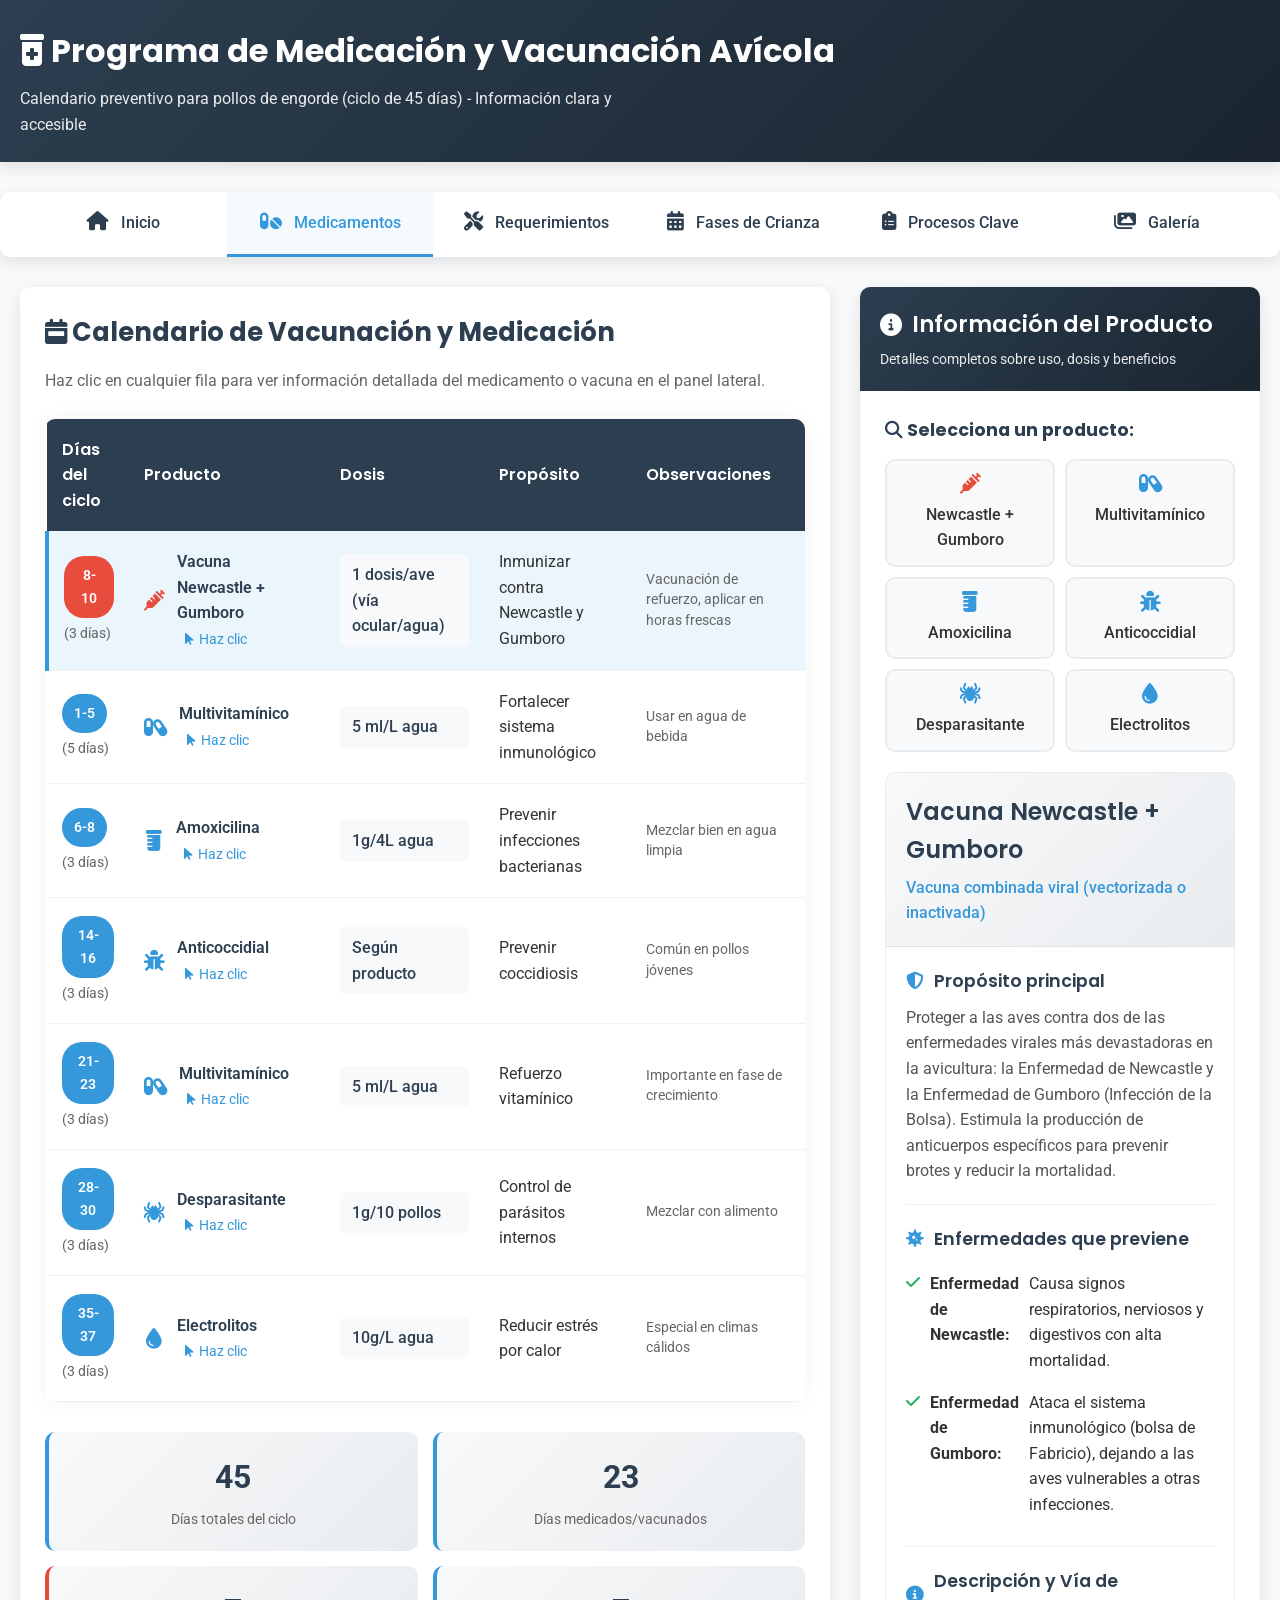
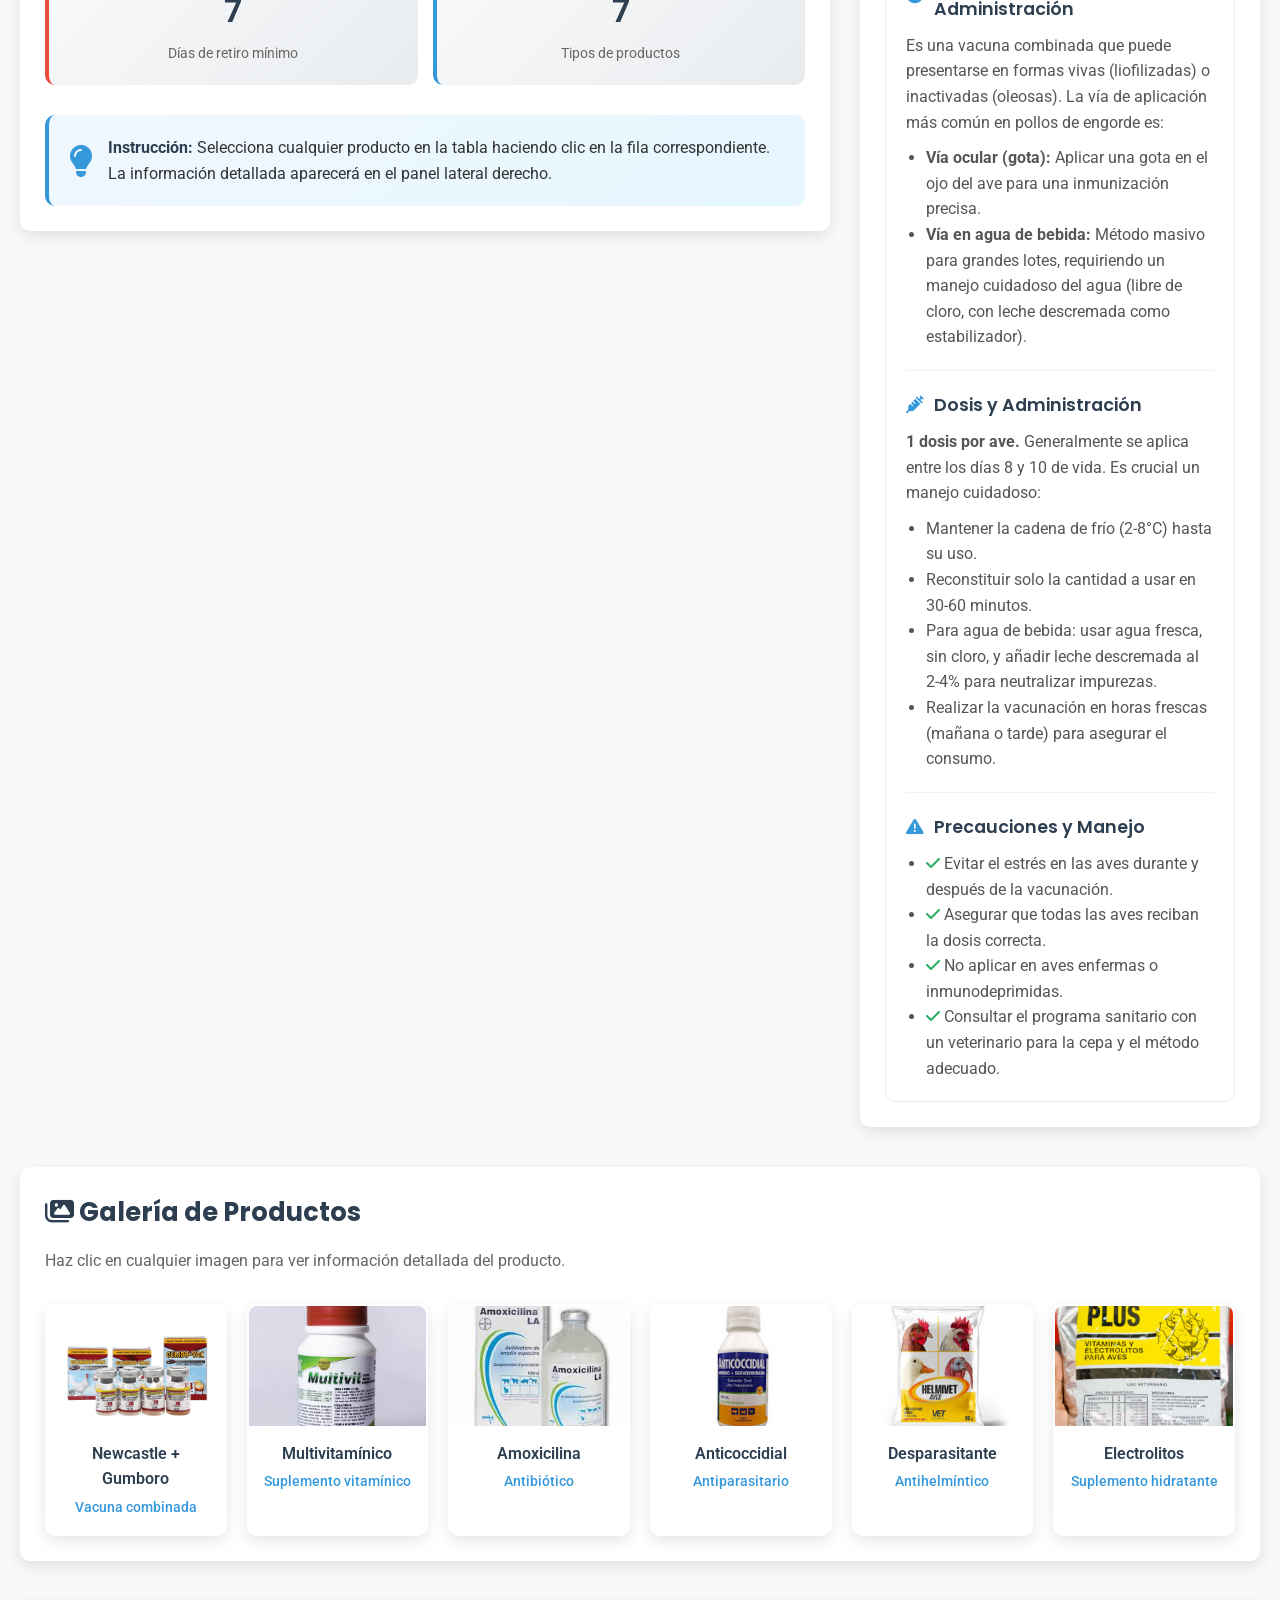
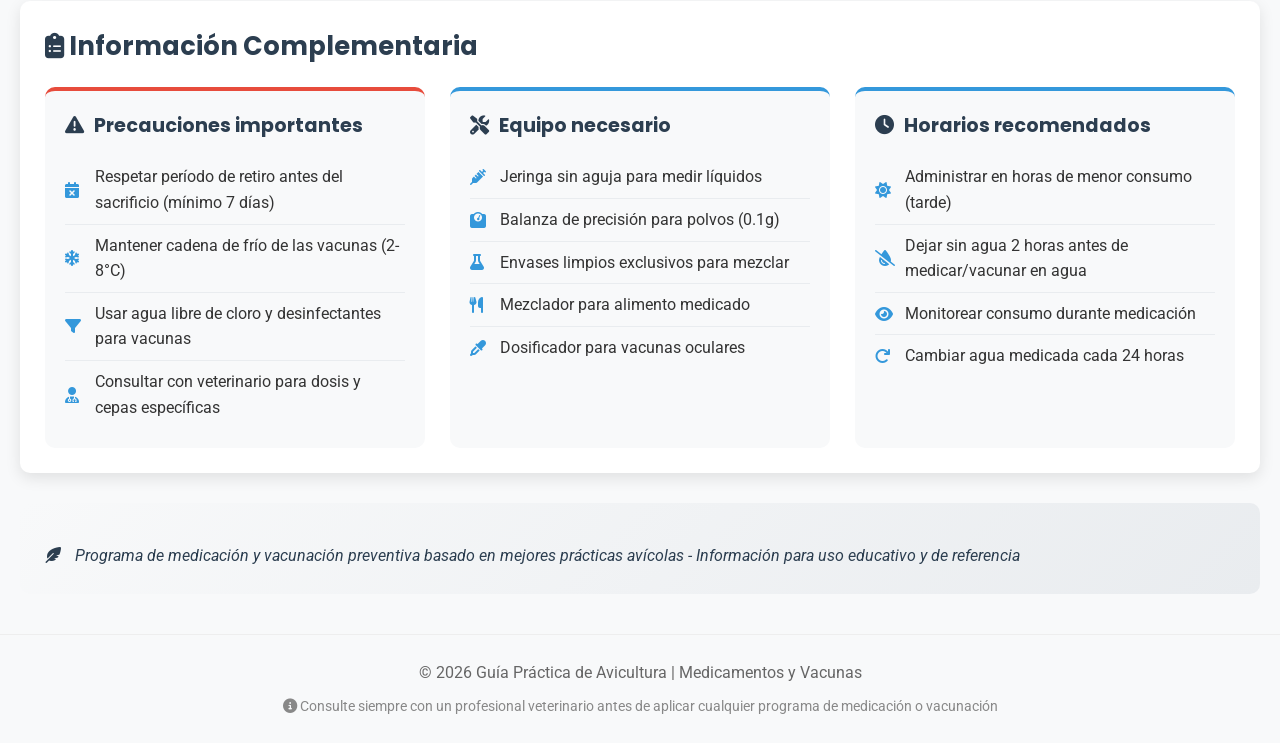
<file: medicamentos.html>
<!DOCTYPE html>
<html lang="es">
<head>
    <meta charset="UTF-8">
    <meta name="viewport" content="width=device-width, initial-scale=1.0">
    <meta name="description" content="Programa de medicación y vacunación preventiva para pollos de engorde - Guía práctica de avicultura">
    <title>Medicamentos y Vacunas - Dashboard Avícola</title>
    <link rel="stylesheet" href="https://cdnjs.cloudflare.com/ajax/libs/font-awesome/6.4.0/css/all.min.css">
    <link rel="stylesheet" href="https://fonts.googleapis.com/css2?family=Poppins:wght@300;400;500;600;700&family=Roboto:wght@300;400;500&display=swap">
    <style>
        /* Estilos CSS integrados para facilitar la vista previa */
        :root {
            --primary-color: #2c3e50;
            --secondary-color: #3498db;
            --accent-color: #e74c3c;
            --success-color: #27ae60;
            --warning-color: #f39c12;
            --light-color: #ecf0f1;
            --dark-color: #2c3e50;
            --border-radius: 10px;
            --box-shadow: 0 5px 15px rgba(0,0,0,0.1);
            --transition: all 0.3s ease;
        }

        * {
            margin: 0;
            padding: 0;
            box-sizing: border-box;
        }

        body {
            font-family: 'Roboto', sans-serif;
            background-color: #f8f9fa;
            color: #333;
            line-height: 1.6;
            position: relative;
            overflow-x: hidden;
        }

        .container {
            max-width: 1400px;
            margin: 0 auto;
            padding: 0 20px;
        }

        /* Header estilo dashboard */
        .dashboard-header {
            background: linear-gradient(135deg, var(--primary-color), #1a252f);
            color: white;
            padding: 25px 0;
            box-shadow: var(--box-shadow);
            margin-bottom: 30px;
        }

        .header-content {
            display: flex;
            justify-content: space-between;
            align-items: center;
            flex-wrap: wrap;
        }

        .header-title {
            font-family: 'Poppins', sans-serif;
            font-size: 2rem;
            font-weight: 700;
            margin-bottom: 10px;
        }

        .header-subtitle {
            font-size: 1rem;
            opacity: 0.9;
            max-width: 600px;
        }

        /* Navegación */
        .nav-dashboard {
            background: white;
            border-radius: var(--border-radius);
            box-shadow: var(--box-shadow);
            margin-bottom: 30px;
            overflow: hidden;
        }

        .nav-list {
            display: flex;
            list-style: none;
            flex-wrap: wrap;
        }

        .nav-item {
            flex: 1;
            text-align: center;
        }

        .nav-link {
            display: block;
            padding: 18px 15px;
            text-decoration: none;
            color: var(--dark-color);
            font-weight: 500;
            transition: var(--transition);
            border-bottom: 3px solid transparent;
        }

        .nav-link:hover {
            background-color: #f8f9fa;
            color: var(--secondary-color);
        }

        .nav-link.active {
            color: var(--secondary-color);
            border-bottom-color: var(--secondary-color);
            background-color: rgba(52, 152, 219, 0.05);
        }

        .nav-icon {
            margin-right: 8px;
            font-size: 1.2rem;
        }
        /* Layout principal de dos columnas */
        .main-layout {
            display: grid;
            grid-template-columns: 1fr 400px;
            gap: 30px;
            align-items: start;
        }

        @media (max-width: 1200px) {
            .main-layout {
                grid-template-columns: 1fr;
            }
        }

        /* Columna izquierda - Tabla */
        .table-section {
            background: white;
            border-radius: var(--border-radius);
            box-shadow: var(--box-shadow);
            padding: 25px;
            height: fit-content;
        }

        /* Columna derecha - Panel de información */
        .info-panel {
            background: white;
            border-radius: var(--border-radius);
            box-shadow: var(--box-shadow);
            padding: 25px;
            height: fit-content;
            position: sticky;
            top: 30px;
        }

        .info-panel-header {
            background: linear-gradient(135deg, var(--primary-color), #1a252f);
            color: white;
            padding: 20px;
            border-radius: var(--border-radius) var(--border-radius) 0 0;
            margin: -25px -25px 25px -25px;
        }

        .info-panel-title {
            font-family: 'Poppins', sans-serif;
            font-size: 1.4rem;
            font-weight: 600;
            display: flex;
            align-items: center;
            gap: 10px;
        }

        .info-panel-subtitle {
            font-size: 0.9rem;
            opacity: 0.9;
            margin-top: 5px;
        }

        /* Tarjetas de selección de medicamentos */
        .medicine-selector {
            margin-bottom: 20px;
        }

        .medicine-tabs {
            display: flex;
            flex-wrap: wrap;
            gap: 10px;
            margin-bottom: 20px;
        }

        .medicine-tab {
            flex: 1;
            min-width: 150px;
            padding: 12px 15px;
            background: #f8f9fa;
            border: 2px solid #e9ecef;
            border-radius: var(--border-radius);
            text-align: center;
            cursor: pointer;
            transition: var(--transition);
            font-weight: 500;
            display: flex;
            flex-direction: column;
            align-items: center;
            gap: 8px;
        }

        .medicine-tab i {
            font-size: 1.3rem;
            color: var(--secondary-color);
        }

        .medicine-tab:hover {
            background: #e9ecef;
            border-color: var(--secondary-color);
        }

        .medicine-tab.active {
            background: var(--secondary-color);
            color: white;
            border-color: var(--secondary-color);
        }

        .medicine-tab.active i {
            color: white;
        }

        /* Información detallada del medicamento */
        .medicine-detail-card {
            background: white;
            border-radius: var(--border-radius);
            padding: 0;
            overflow: hidden;
            border: 1px solid #e9ecef;
            margin-top: 20px;
            display: none;
            animation: fadeIn 0.3s ease;
        }

        .medicine-detail-card.active {
            display: block;
        }

        @keyframes fadeIn {
            from { opacity: 0; transform: translateY(10px); }
            to { opacity: 1; transform: translateY(0); }
        }

        .medicine-detail-header {
            background: linear-gradient(135deg, #f8f9fa, #e9ecef);
            padding: 20px;
            border-bottom: 1px solid #dee2e6;
        }

        .medicine-detail-name {
            font-family: 'Poppins', sans-serif;
            font-size: 1.5rem;
            font-weight: 600;
            color: var(--primary-color);
            margin-bottom: 5px;
        }

        .medicine-detail-type {
            color: var(--secondary-color);
            font-weight: 500;
            font-size: 1rem;
        }

        .medicine-detail-body {
            padding: 20px;
        }

        .medicine-detail-section {
            margin-bottom: 20px;
            padding-bottom: 20px;
            border-bottom: 1px solid #f0f0f0;
        }

        .medicine-detail-section:last-child {
            border-bottom: none;
            margin-bottom: 0;
            padding-bottom: 0;
        }

        .medicine-detail-title {
            font-family: 'Poppins', sans-serif;
            font-size: 1.1rem;
            font-weight: 600;
            color: var(--primary-color);
            margin-bottom: 10px;
            display: flex;
            align-items: center;
            gap: 10px;
        }

        .medicine-detail-title i {
            color: var(--secondary-color);
        }

        .medicine-detail-text {
            color: #555;
            line-height: 1.6;
        }

        .benefits-list {
            list-style: none;
        }

        .benefits-list li {
            padding: 8px 0;
            display: flex;
            align-items: flex-start;
            gap: 10px;
        }

        .benefits-list i {
            color: var(--success-color);
            margin-top: 3px;
            flex-shrink: 0;
        }

        /* TABLA DE MEDICACIÓN - DISEÑO MEJORADO */
        .medication-table {
            width: 100%;
            border-collapse: collapse;
            margin: 20px 0;
            border-radius: var(--border-radius);
            overflow: hidden;
            box-shadow: 0 0 20px rgba(0,0,0,0.05);
        }

        .medication-table thead {
            background-color: var(--primary-color);
            color: white;
        }

        .medication-table th {
            padding: 18px 15px;
            text-align: left;
            font-weight: 600;
            font-family: 'Poppins', sans-serif;
            font-size: 1rem;
        }

        .medication-table td {
            padding: 18px 15px;
            border-bottom: 1px solid #f0f0f0;
        }

        .medication-table tbody tr {
            transition: var(--transition);
            cursor: pointer;
        }

        .medication-table tbody tr:hover {
            background-color: #f0f7ff;
        }

        .medication-table tbody tr.active {
            background-color: rgba(52, 152, 219, 0.1);
            border-left: 4px solid var(--secondary-color);
        }

        .day-range {
            display: flex;
            flex-direction: column;
            gap: 5px;
        }

        .day-badge {
            background-color: var(--secondary-color);
            color: white;
            padding: 8px 12px;
            border-radius: 20px;
            font-weight: 600;
            font-size: 0.9rem;
            text-align: center;
            width: fit-content;
        }

        .day-count {
            font-size: 0.85rem;
            color: #666;
        }

        .medicine-name {
            display: flex;
            align-items: center;
            gap: 12px;
            font-weight: 600;
            color: var(--primary-color);
        }

        .medicine-icon {
            color: var(--secondary-color);
            font-size: 1.3rem;
            width: 24px;
            text-align: center;
        }

        .dosage-info {
            background: #f8f9fa;
            padding: 8px 12px;
            border-radius: 6px;
            font-weight: 500;
            color: var(--primary-color);
        }

        .observations {
            font-size: 0.9rem;
            color: #666;
            line-height: 1.4;
        }

        /* Indicador de selección */
        .select-indicator {
            display: inline-flex;
            align-items: center;
            gap: 5px;
            margin-left: 8px;
            color: var(--secondary-color);
            font-size: 0.85rem;
            font-weight: normal;
        }

        /* Resumen de medicación */
        .medication-summary {
            display: grid;
            grid-template-columns: repeat(2, 1fr);
            gap: 15px;
            margin-top: 30px;
        }

        .summary-card {
            background: linear-gradient(135deg, #f8f9fa 0%, #e9ecef 100%);
            border-radius: var(--border-radius);
            padding: 20px;
            text-align: center;
            border-left: 4px solid var(--secondary-color);
        }

        .summary-card.important {
            border-left-color: var(--accent-color);
        }

        .summary-value {
            font-size: 2rem;
            font-weight: 700;
            color: var(--primary-color);
            margin-bottom: 5px;
        }

        .summary-label {
            color: #666;
            font-size: 0.9rem;
        }

        /* Galería de medicamentos */
        .medicine-gallery {
            display: grid;
            grid-template-columns: repeat(auto-fill, minmax(180px, 1fr));
            gap: 20px;
            margin-top: 30px;
        }

        .gallery-card {
            background: white;
            border-radius: var(--border-radius);
            overflow: hidden;
            box-shadow: var(--box-shadow);
            transition: var(--transition);
            cursor: pointer;
            border: 2px solid transparent;
        }

        .gallery-card:hover {
            transform: translateY(-5px);
            box-shadow: 0 10px 20px rgba(0,0,0,0.15);
            border-color: var(--secondary-color);
        }

        .gallery-image {
            height: 120px;
            overflow: hidden;
            background: linear-gradient(135deg, #f5f7fa 0%, #c3cfe2 100%);
        }

        .gallery-image img {
            width: 100%;
            height: 100%;
            object-fit: cover;
        }

        .gallery-info {
            padding: 15px;
            text-align: center;
        }

        .gallery-name {
            font-weight: 600;
            color: var(--primary-color);
            margin-bottom: 5px;
        }

        .gallery-type {
            font-size: 0.85rem;
            color: var(--secondary-color);
            font-weight: 500;
        }

        /* Sección de información adicional */
        .additional-info {
            margin-top: 40px;
            background: white;
            border-radius: var(--border-radius);
            box-shadow: var(--box-shadow);
            padding: 25px;
        }

        .info-grid {
            display: grid;
            grid-template-columns: repeat(auto-fit, minmax(300px, 1fr));
            gap: 25px;
            margin-top: 20px;
        }

        .info-card {
            background: #f8f9fa;
            border-radius: var(--border-radius);
            padding: 20px;
            border-top: 4px solid var(--secondary-color);
        }

        .info-card.important {
            border-top-color: var(--accent-color);
        }

        .card-title {
            font-family: 'Poppins', sans-serif;
            font-size: 1.2rem;
            margin-bottom: 15px;
            color: var(--primary-color);
            display: flex;
            align-items: center;
            gap: 10px;
        }

        .card-list {
            list-style: none;
        }

        .card-list li {
            padding: 8px 0;
            display: flex;
            align-items: center;
            gap: 10px;
            border-bottom: 1px solid #e9ecef;
        }

        .card-list li:last-child {
            border-bottom: none;
        }

        .card-list i {
            color: var(--secondary-color);
            min-width: 20px;
        }

        /* Instrucciones */
        .instructions {
            background: linear-gradient(135deg, #f0f7ff, #e6f7ff);
            border-radius: var(--border-radius);
            padding: 20px;
            margin-top: 30px;
            border-left: 4px solid var(--secondary-color);
            display: flex;
            align-items: center;
            gap: 15px;
        }

        .instructions i {
            font-size: 2rem;
            color: var(--secondary-color);
            flex-shrink: 0;
        }

        .instructions-text {
            flex: 1;
        }

        .instructions-text strong {
            color: var(--primary-color);
        }

        /* Footer */
        .dashboard-footer {
            text-align: center;
            padding: 25px 0;
            color: #666;
            border-top: 1px solid #eee;
            margin-top: 40px;
        }

        .footer-note {
            font-style: italic;
            margin-top: 15px;
            color: var(--primary-color);
            font-size: 1rem;
        }

        /* Responsive */
        @media (max-width: 768px) {
            .main-layout {
                gap: 20px;
            }
            
            .medicine-tabs {
                flex-direction: column;
            }
            
            .medicine-tab {
                min-width: 100%;
            }
            
            .medication-summary {
                grid-template-columns: 1fr;
            }
            
            .medicine-gallery {
                grid-template-columns: repeat(auto-fill, minmax(150px, 1fr));
            }
            
            .info-grid {
                grid-template-columns: 1fr;
            }
            
            .medication-table {
                display: block;
                overflow-x: auto;
            }
        }

        @media (max-width: 480px) {
            .container {
                padding: 0 15px;
            }
            
            .header-title {
                font-size: 1.6rem;
            }
            
            .table-section,
            .info-panel,
            .additional-info {
                padding: 20px;
            }
        }
    </style>
</head>
<body>
    <!-- Header Dashboard -->
    <header class="dashboard-header">
        <div class="container">
            <div class="header-content">
                <div>
                    <h1 class="header-title">
                        <i class="fas fa-prescription-bottle-alt"></i>
                        Programa de Medicación y Vacunación Avícola
                    </h1>
                    <p class="header-subtitle">
                        Calendario preventivo para pollos de engorde (ciclo de 45 días) - Información clara y accesible
                    </p>
                </div>
            </div>
        </div>
    </header>

    <!-- Navegación -->
    <nav class="nav-dashboard">
        <div class="container">
            <ul class="nav-list">
                <li class="nav-item">
                    <a href="index.html" class="nav-link">
                        <i class="fas fa-home nav-icon"></i>
                        Inicio
                    </a>
                </li>
                <li class="nav-item">
                    <a href="medicamentos.html" class="nav-link active">
                        <i class="fas fa-pills nav-icon"></i>
                        Medicamentos
                    </a>
                </li>
                <li class="nav-item">
                    <a href="requerimientos.html" class="nav-link">
                        <i class="fas fa-tools nav-icon"></i>
                        Requerimientos
                    </a>
                </li>
                <li class="nav-item">
                    <a href="fases.html" class="nav-link">
                        <i class="fas fa-calendar-alt nav-icon"></i>
                        Fases de Crianza
                    </a>
                </li>
                <li class="nav-item">
                    <a href="procesos.html" class="nav-link">
                        <i class="fas fa-clipboard-list nav-icon"></i>
                        Procesos Clave
                       </a>
                </li>
                <li class="nav-item">
                    <a href="galeria.html" class="nav-link">
                        <i class="fas fa-images nav-icon"></i>
                        Galería
                    </a>
                </li>
            </ul>
        </div>
    </nav>

    <!-- Contenido Principal -->
    <main class="container">
        <!-- Layout de dos columnas -->
        <div class="main-layout">
            <!-- Columna izquierda: Tabla de medicación -->
            <div class="table-section">
                <h2 style="font-family: 'Poppins', sans-serif; font-size: 1.6rem; color: var(--primary-color); margin-bottom: 15px;">
                    <i class="fas fa-calendar-week"></i>
                    Calendario de Vacunación y Medicación
                </h2>
                <p style="color: #666; margin-bottom: 25px;">
                    Haz clic en cualquier fila para ver información detallada del medicamento o vacuna en el panel lateral.
                </p>

                <table class="medication-table">
                    <thead>
                        <tr>
                            <th>Días del ciclo</th>
                            <th>Producto</th>
                            <th>Dosis</th>
                            <th>Propósito</th>
                            <th>Observaciones</th>
                        </tr>
                    </thead>
                    <tbody>
                        <!-- Fila 1: Vacuna Newcastle + Gumboro (8-10 días) -->
                        <tr data-medicine="newcastle-gumboro">
                            <td>
                                <div class="day-range">
                                    <span class="day-badge" style="background-color: #e74c3c;">8-10</span>
                                    <span class="day-count">(3 días)</span>
                                </div>
                            </td>
                            <td>
                                <div class="medicine-name">
                                    <i class="fas fa-syringe medicine-icon" style="color: #e74c3c;"></i>
                                    <div>
                                        Vacuna Newcastle + Gumboro
                                        <span class="select-indicator">
                                            <i class="fas fa-mouse-pointer"></i> Haz clic
                                        </span>
                                    </div>
                                </div>
                            </td>
                            <td><div class="dosage-info">1 dosis/ave (vía ocular/agua)</div></td>
                            <td>Inmunizar contra Newcastle y Gumboro</td>
                            <td class="observations">Vacunación de refuerzo, aplicar en horas frescas</td>
                        </tr>

                        <!-- Fila 2: Multivitamínico (1-5 días) -->
                        <tr data-medicine="multivitaminico">
                            <td>
                                <div class="day-range">
                                    <span class="day-badge">1-5</span>
                                    <span class="day-count">(5 días)</span>
                                </div>
                            </td>
                            <td>
                                <div class="medicine-name">
                                    <i class="fas fa-capsules medicine-icon"></i>
                                    <div>
                                        Multivitamínico
                                        <span class="select-indicator">
                                            <i class="fas fa-mouse-pointer"></i> Haz clic
                                        </span>
                                    </div>
                                </div>
                            </td>
                            <td><div class="dosage-info">5 ml/L agua</div></td>
                            <td>Fortalecer sistema inmunológico</td>
                            <td class="observations">Usar en agua de bebida</td>
                        </tr>

                        <!-- Fila 3: Amoxicilina (6-8 días) -->
                        <tr data-medicine="amoxicilina">
                            <td>
                                <div class="day-range">
                                    <span class="day-badge">6-8</span>
                                    <span class="day-count">(3 días)</span>
                                </div>
                            </td>
                            <td>
                                <div class="medicine-name">
                                    <i class="fas fa-prescription-bottle medicine-icon"></i>
                                    <div>
                                        Amoxicilina
                                        <span class="select-indicator">
                                            <i class="fas fa-mouse-pointer"></i> Haz clic
                                        </span>
                                    </div>
                                </div>
                            </td>
                            <td><div class="dosage-info">1g/4L agua</div></td>
                            <td>Prevenir infecciones bacterianas</td>
                            <td class="observations">Mezclar bien en agua limpia</td>
                        </tr>

                        <!-- Fila 4: Anticoccidial (14-16 días) -->
                        <tr data-medicine="anticoccidial">
                            <td>
                                <div class="day-range">
                                    <span class="day-badge">14-16</span>
                                    <span class="day-count">(3 días)</span>
                                </div>
                            </td>
                            <td>
                                <div class="medicine-name">
                                    <i class="fas fa-bug medicine-icon"></i>
                                    <div>
                                        Anticoccidial
                                        <span class="select-indicator">
                                            <i class="fas fa-mouse-pointer"></i> Haz clic
                                        </span>
                                    </div>
                                </div>
                            </td>
                            <td><div class="dosage-info">Según producto</div></td>
                            <td>Prevenir coccidiosis</td>
                            <td class="observations">Común en pollos jóvenes</td>
                        </tr>

                        <!-- Fila 5: Multivitamínico (21-23 días) -->
                        <tr data-medicine="multivitaminico-refuerzo">
                            <td>
                                <div class="day-range">
                                    <span class="day-badge">21-23</span>
                                    <span class="day-count">(3 días)</span>
                                </div>
                            </td>
                            <td>
                                <div class="medicine-name">
                                    <i class="fas fa-capsules medicine-icon"></i>
                                    <div>
                                        Multivitamínico
                                        <span class="select-indicator">
                                            <i class="fas fa-mouse-pointer"></i> Haz clic
                                        </span>
                                    </div>
                                </div>
                            </td>
                            <td><div class="dosage-info">5 ml/L agua</div></td>
                            <td>Refuerzo vitamínico</td>
                            <td class="observations">Importante en fase de crecimiento</td>
                        </tr>

                        <!-- Fila 6: Desparasitante (28-30 días) -->
                        <tr data-medicine="desparasitante">
                            <td>
                                <div class="day-range">
                                    <span class="day-badge">28-30</span>
                                    <span class="day-count">(3 días)</span>
                                </div>
                            </td>
                            <td>
                                <div class="medicine-name">
                                    <i class="fas fa-spider medicine-icon"></i>
                                    <div>
                                        Desparasitante
                                        <span class="select-indicator">
                                            <i class="fas fa-mouse-pointer"></i> Haz clic
                                        </span>
                                    </div>
                                </div>
                            </td>
                            <td><div class="dosage-info">1g/10 pollos</div></td>
                            <td>Control de parásitos internos</td>
                            <td class="observations">Mezclar con alimento</td>
                        </tr>

                        <!-- Fila 7: Electrolitos (35-37 días) -->
                        <tr data-medicine="electrolitos">
                            <td>
                                <div class="day-range">
                                    <span class="day-badge">35-37</span>
                                    <span class="day-count">(3 días)</span>
                                </div>
                            </td>
                            <td>
                                <div class="medicine-name">
                                    <i class="fas fa-tint medicine-icon"></i>
                                    <div>
                                        Electrolitos
                                        <span class="select-indicator">
                                            <i class="fas fa-mouse-pointer"></i> Haz clic
                                        </span>
                                    </div>
                                </div>
                            </td>
                            <td><div class="dosage-info">10g/L agua</div></td>
                            <td>Reducir estrés por calor</td>
                            <td class="observations">Especial en climas cálidos</td>
                        </tr>
                    </tbody>
                </table>

                <!-- Resumen de medicación -->
                <div class="medication-summary">
                    <div class="summary-card">
                        <div class="summary-value">45</div>
                        <div class="summary-label">Días totales del ciclo</div>
                    </div>
                    <div class="summary-card">
                        <div class="summary-value">23</div>
                        <div class="summary-label">Días medicados/vacunados</div>
                    </div>
                    <div class="summary-card important">
                        <div class="summary-value">7</div>
                        <div class="summary-label">Días de retiro mínimo</div>
                    </div>
                    <div class="summary-card">
                        <div class="summary-value">7</div>
                        <div class="summary-label">Tipos de productos</div>
                    </div>
                </div>

                <!-- Instrucciones -->
                <div class="instructions">
                    <i class="fas fa-lightbulb"></i>
                    <div class="instructions-text">
                        <strong>Instrucción:</strong> Selecciona cualquier producto en la tabla haciendo clic en la fila correspondiente. La información detallada aparecerá en el panel lateral derecho.
                    </div>
                </div>
            </div>

            <!-- Columna derecha: Panel de información -->
            <div class="info-panel">
                <div class="info-panel-header">
                    <div class="info-panel-title">
                        <i class="fas fa-info-circle"></i>
                        Información del Producto
                    </div>
                    <div class="info-panel-subtitle">Detalles completos sobre uso, dosis y beneficios</div>
                </div>

                <!-- Selector rápido de medicamentos -->
                <div class="medicine-selector">
                    <h3 style="font-family: 'Poppins', sans-serif; font-size: 1.1rem; color: var(--primary-color); margin-bottom: 15px;">
                        <i class="fas fa-search"></i>
                        Selecciona un producto:
                    </h3>
                    
                    <div class="medicine-tabs">
                        <div class="medicine-tab" data-target="newcastle-gumboro">
                            <i class="fas fa-syringe" style="color: #e74c3c;"></i>
                            <span>Newcastle + Gumboro</span>
                        </div>
                        <div class="medicine-tab" data-target="multivitaminico">
                            <i class="fas fa-capsules"></i>
                            <span>Multivitamínico</span>
                        </div>
                        <div class="medicine-tab" data-target="amoxicilina">
                            <i class="fas fa-prescription-bottle"></i>
                            <span>Amoxicilina</span>
                        </div>
                        <div class="medicine-tab" data-target="anticoccidial">
                            <i class="fas fa-bug"></i>
                            <span>Anticoccidial</span>
                        </div>
                        <div class="medicine-tab" data-target="desparasitante">
                            <i class="fas fa-spider"></i>
                            <span>Desparasitante</span>
                        </div>
                        <div class="medicine-tab" data-target="electrolitos">
                            <i class="fas fa-tint"></i>
                            <span>Electrolitos</span>
                        </div>
                    </div>
                </div>

                <!-- Contenedor para información detallada -->
                <div id="medicine-details-container">
                    <!-- La información se cargará aquí dinámicamente -->
                    <div class="instructions" style="margin: 0; background: #f8f9fa; border-left-color: #6c757d;">
                        <i class="fas fa-hand-pointer"></i>
                        <div class="instructions-text">
                            <strong>Selecciona un producto</strong> en la tabla o en los botones arriba para ver información detallada aquí.
                        </div>
                    </div>
                </div>

                <!-- Plantilla para información de medicamentos (oculta) -->
                <div id="medicine-templates" style="display: none;">
                    <!-- Vacuna Newcastle + Gumboro -->
                    <div class="medicine-detail-card" id="template-newcastle-gumboro">
                        <div class="medicine-detail-header">
                            <div class="medicine-detail-name">Vacuna Newcastle + Gumboro</div>
                            <div class="medicine-detail-type">Vacuna combinada viral (vectorizada o inactivada)</div>
                        </div>
                        <div class="medicine-detail-body">
                            <div class="medicine-detail-section">
                                <div class="medicine-detail-title">
                                    <i class="fas fa-shield-alt"></i>
                                    Propósito principal
                                </div>
                                <div class="medicine-detail-text">
                                    Proteger a las aves contra dos de las enfermedades virales más devastadoras en la avicultura: la Enfermedad de Newcastle y la Enfermedad de Gumboro (Infección de la Bolsa). Estimula la producción de anticuerpos específicos para prevenir brotes y reducir la mortalidad.
                                </div>
                            </div>
                            
                            <div class="medicine-detail-section">
                                <div class="medicine-detail-title">
                                    <i class="fas fa-virus"></i>
                                    Enfermedades que previene
                                </div>
                                <ul class="benefits-list">
                                    <li><i class="fas fa-check"></i> <strong>Enfermedad de Newcastle:</strong> Causa signos respiratorios, nerviosos y digestivos con alta mortalidad.</li>
                                    <li><i class="fas fa-check"></i> <strong>Enfermedad de Gumboro:</strong> Ataca el sistema inmunológico (bolsa de Fabricio), dejando a las aves vulnerables a otras infecciones.</li>
                                </ul>
                            </div>
                            
                            <div class="medicine-detail-section">
                                <div class="medicine-detail-title">
                                    <i class="fas fa-info-circle"></i>
                                    Descripción y Vía de Administración
                                </div>
                                <div class="medicine-detail-text">
                                    <p>Es una vacuna combinada que puede presentarse en formas vivas (liofilizadas) o inactivadas (oleosas). La vía de aplicación más común en pollos de engorde es:</p>
                                    <ul style="margin-left: 20px; margin-top: 10px;">
                                        <li><strong>Vía ocular (gota):</strong> Aplicar una gota en el ojo del ave para una inmunización precisa.</li>
                                        <li><strong>Vía en agua de bebida:</strong> Método masivo para grandes lotes, requiriendo un manejo cuidadoso del agua (libre de cloro, con leche descremada como estabilizador).</li>
                                    </ul>
                                </div>
                            </div>

                            <div class="medicine-detail-section">
                                <div class="medicine-detail-title">
                                    <i class="fas fa-syringe"></i>
                                    Dosis y Administración
                                </div>
                                <div class="medicine-detail-text">
                                    <strong>1 dosis por ave.</strong> Generalmente se aplica entre los días 8 y 10 de vida. Es crucial un manejo cuidadoso:
                                    <ul style="margin-left: 20px; margin-top: 10px;">
                                        <li>Mantener la cadena de frío (2-8°C) hasta su uso.</li>
                                        <li>Reconstituir solo la cantidad a usar en 30-60 minutos.</li>
                                        <li>Para agua de bebida: usar agua fresca, sin cloro, y añadir leche descremada al 2-4% para neutralizar impurezas.</li>
                                        <li>Realizar la vacunación en horas frescas (mañana o tarde) para asegurar el consumo.</li>
                                    </ul>
                                </div>
                            </div>

                            <div class="medicine-detail-section">
                                <div class="medicine-detail-title">
                                    <i class="fas fa-exclamation-triangle"></i>
                                    Precauciones y Manejo
                                </div>
                                <div class="medicine-detail-text">
                                    <ul style="margin-left: 20px;">
                                        <li><i class="fas fa-check" style="color: var(--success-color);"></i> Evitar el estrés en las aves durante y después de la vacunación.</li>
                                        <li><i class="fas fa-check" style="color: var(--success-color);"></i> Asegurar que todas las aves reciban la dosis correcta.</li>
                                        <li><i class="fas fa-check" style="color: var(--success-color);"></i> No aplicar en aves enfermas o inmunodeprimidas.</li>
                                        <li><i class="fas fa-check" style="color: var(--success-color);"></i> Consultar el programa sanitario con un veterinario para la cepa y el método adecuado.</li>
                                    </ul>
                                </div>
                            </div>
                        </div>
                    </div>

                    <!-- Multivitamínico -->
                    <div class="medicine-detail-card" id="template-multivitaminico">
                        <div class="medicine-detail-header">
                            <div class="medicine-detail-name">Multivitamínico</div>
                            <div class="medicine-detail-type">Suplemento vitamínico</div>
                        </div>
                        <div class="medicine-detail-body">
                            <div class="medicine-detail-section">
                                <div class="medicine-detail-title">
                                    <i class="fas fa-shield-alt"></i>
                                    Propósito principal
                                </div>
                                <div class="medicine-detail-text">
                                    Fortalecer el sistema inmunológico desde los primeros días de vida, mejorar el desarrollo óseo y de plumas, y optimizar la conversión alimenticia.
                                </div>
                            </div>
                            
                            <div class="medicine-detail-section">
                                <div class="medicine-detail-title">
                                    <i class="fas fa-info-circle"></i>
                                    Descripción
                                </div>
                                <div class="medicine-detail-text">
                                    Mezcla de vitaminas esenciales (A, D, E, K y complejo B) que proporciona soporte nutricional completo durante las fases críticas de crecimiento.
                                </div>
                            </div>
                            
                            <div class="medicine-detail-section">
                                <div class="medicine-detail-title">
                                    <i class="fas fa-check-circle"></i>
                                    Beneficios principales
                                </div>
                                <ul class="benefits-list">
                                    <li><i class="fas fa-check"></i> Mejora la resistencia a enfermedades</li>
                                    <li><i class="fas fa-check"></i> Optimiza el crecimiento temprano</li>
                                    <li><i class="fas fa-check"></i> Reduce el estrés del transporte</li>
                                    <li><i class="fas fa-check"></i> Mejora la calidad de las plumas</li>
                                </ul>
                            </div>
                            
                            <div class="medicine-detail-section">
                                <div class="medicine-detail-title">
                                    <i class="fas fa-syringe"></i>
                                    Dosis y administración
                                </div>
                                <div class="medicine-detail-text">
                                    <strong>5 ml por litro de agua de bebida.</strong> Administrar durante 5 días al inicio del ciclo (días 1-5) y nuevamente como refuerzo en días 21-23.
                                </div>
                            </div>
                        </div>
                    </div>

                    <!-- Amoxicilina -->
                    <div class="medicine-detail-card" id="template-amoxicilina">
                        <div class="medicine-detail-header">
                            <div class="medicine-detail-name">Amoxicilina</div>
                            <div class="medicine-detail-type">Antibiótico de amplio espectro</div>
                        </div>
                        <div class="medicine-detail-body">
                            <div class="medicine-detail-section">
                                <div class="medicine-detail-title">
                                    <i class="fas fa-bacteria"></i>
                                    Propósito principal
                                </div>
                                <div class="medicine-detail-text">
                                    Prevenir y tratar infecciones bacterianas comunes en aves, especialmente durante las primeras semanas de vida cuando son más vulnerables.
                                </div>
                            </div>
                            
                            <div class="medicine-detail-section">
                                <div class="medicine-detail-title">
                                    <i class="fas fa-info-circle"></i>
                                    Descripción
                                </div>
                                <div class="medicine-detail-text">
                                    Antibiótico beta-lactámico efectivo contra una amplia gama de bacterias patógenas. Previene enfermedades respiratorias y digestivas que pueden afectar el crecimiento.
                                </div>
                            </div>
                            
                            <div class="medicine-detail-section">
                                <div class="medicine-detail-title">
                                    <i class="fas fa-lungs"></i>
                                    Enfermedades que previene
                                </div>
                                <ul class="benefits-list">
                                    <li><i class="fas fa-check"></i> Coriza infecciosa</li>
                                    <li><i class="fas fa-check"></i> Salmonelosis aviar</li>
                                    <li><i class="fas fa-check"></i> Colibacilosis</li>
                                    <li><i class="fas fa-check"></i> Infecciones respiratorias</li>
                                </ul>
                            </div>
                            
                            <div class="medicine-detail-section">
                                <div class="medicine-detail-title">
                                    <i class="fas fa-syringe"></i>
                                    Dosis y administración
                                </div>
                                <div class="medicine-detail-text">
                                    <strong>1 gramo por cada 4 litros de agua.</strong> Administrar durante 3 días (días 6-8). Mezclar bien en agua limpia y asegurar consumo completo.
                                </div>
                            </div>
                        </div>
                    </div>

                    <!-- Anticoccidial -->
                    <div class="medicine-detail-card" id="template-anticoccidial">
                        <div class="medicine-detail-header">
                            <div class="medicine-detail-name">Anticoccidial</div>
                            <div class="medicine-detail-type">Antiparasitario específico</div>
                        </div>
                        <div class="medicine-detail-body">
                            <div class="medicine-detail-section">
                                <div class="medicine-detail-title">
                                    <i class="fas fa-shield-virus"></i>
                                    Propósito principal
                                </div>
                                <div class="medicine-detail-text">
                                    Prevenir la coccidiosis, enfermedad parasitaria intestinal que afecta principalmente a pollos jóvenes entre 2-3 semanas de edad.
                                </div>
                            </div>
                            
                            <div class="medicine-detail-section">
                                <div class="medicine-detail-title">
                                    <i class="fas fa-info-circle"></i>
                                    Descripción
                                </div>
                                <div class="medicine-detail-text">
                                    Medicamento específico para controlar protozoarios del género Eimeria que causan daño intestinal, reducción de absorción de nutrientes y alta mortalidad.
                                </div>
                            </div>
                            
                            <div class="medicine-detail-section">
                                <div class="medicine-detail-title">
                                    <i class="fas fa-protozoa"></i>
                                    Protección contra
                                </div>
                                <ul class="benefits-list">
                                    <li><i class="fas fa-check"></i> Eimeria tenella (ciego)</li>
                                    <li><i class="fas fa-check"></i> Eimeria acervulina (duodeno)</li>
                                    <li><i class="fas fa-check"></i> Eimeria maxima (yeyuno)</li>
                                    <li><i class="fas fa-check"></i> Otras especies de coccidios</li>
                                </ul>
                            </div>
                            
                            <div class="medicine-detail-section">
                                <div class="medicine-detail-title">
                                    <i class="fas fa-syringe"></i>
                                    Dosis y administración
                                </div>
                                <div class="medicine-detail-text">
                                    <strong>Seguir instrucciones del producto específico.</strong> Generalmente se administra en agua durante 3 días (días 14-16). Especialmente importante en pollos jóvenes.
                                </div>
                            </div>
                        </div>
                    </div>

                    <!-- Desparasitante -->
                    <div class="medicine-detail-card" id="template-desparasitante">
                        <div class="medicine-detail-header">
                            <div class="medicine-detail-name">Desparasitante</div>
                            <div class="medicine-detail-type">Antihelmíntico de amplio espectro</div>
                        </div>
                        <div class="medicine-detail-body">
                            <div class="medicine-detail-section">
                                <div class="medicine-detail-title">
                                    <i class="fas fa-worm"></i>
                                    Propósito principal
                                </div>
                                <div class="medicine-detail-text">
                                    Controlar y eliminar parásitos internos que afectan el tracto digestivo y reducen la absorción de nutrientes en pollos de engorde.
                                </div>
                            </div>
                            
                            <div class="medicine-detail-section">
                                <div class="medicine-detail-title">
                                    <i class="fas fa-info-circle"></i>
                                    Descripción
                                </div>
                                <div class="medicine-detail-text">
                                    Medicamento que elimina nematodos y cestodos que compiten por nutrientes, causan daño intestinal y predisponen a otras enfermedades.
                                </div>
                            </div>
                            
                            <div class="medicine-detail-section">
                                <div class="medicine-detail-title">
                                    <i class="fas fa-worm"></i>
                                    Parásitos que controla
                                </div>
                                <ul class="benefits-list">
                                    <li><i class="fas fa-check"></i> Ascaridia galli (gusanos redondos)</li>
                                    <li><i class="fas fa-check"></i> Heterakis gallinarum</li>
                                    <li><i class="fas fa-check"></i> Capillaria spp.</li>
                                    <li><i class="fas fa-check"></i> Raillietina spp. (tenias)</li>
                                </ul>
                            </div>
                            
                            <div class="medicine-detail-section">
                                <div class="medicine-detail-title">
                                    <i class="fas fa-syringe"></i>
                                    Dosis y administración
                                </div>
                                <div class="medicine-detail-text">
                                    <strong>1 gramo por cada 10 pollos.</strong> Mezclar uniformemente con el alimento y administrar durante 3 días (días 28-30). Asegurar consumo adecuado.
                                </div>
                            </div>
                        </div>
                    </div>

                    <!-- Electrolitos -->
                    <div class="medicine-detail-card" id="template-electrolitos">
                        <div class="medicine-detail-header">
                            <div class="medicine-detail-name">Electrolitos</div>
                            <div class="medicine-detail-type">Suplemento hidratante</div>
                        </div>
                        <div class="medicine-detail-body">
                            <div class="medicine-detail-section">
                                <div class="medicine-detail-title">
                                    <i class="fas fa-temperature-high"></i>
                                    Propósito principal
                                </div>
                                <div class="medicine-detail-text">
                                    Reducir el estrés por calor, prevenir la deshidratación y mantener el equilibrio electrolítico durante la última fase del ciclo de engorde.
                                </div>
                            </div>
                            
                            <div class="medicine-detail-section">
                                <div class="medicine-detail-title">
                                    <i class="fas fa-info-circle"></i>
                                    Descripción
                                </div>
                                <div class="medicine-detail-text">
                                    Mezcla de sales minerales (sodio, potasio, cloro, bicarbonato) que reponen electrolitos perdidos por jadeo y previenen problemas metabólicos en climas cálidos.
                                </div>
                            </div>
                            
                            <div class="medicine-detail-section">
                                <div class="medicine-detail-title">
                                    <i class="fas fa-tint"></i>
                                    Beneficios en climas cálidos
                                </div>
                                <ul class="benefits-list">
                                    <li><i class="fas fa-check"></i> Previene la deshidratación</li>
                                    <li><i class="fas fa-check"></i> Mantiene equilibrio ácido-base</li>
                                    <li><i class="fas fa-check"></i> Reduce mortalidad por golpe de calor</li>
                                    <li><i class="fas fa-check"></i> Mejora consumo de alimento</li>
                                </ul>
                            </div>
                            
                            <div class="medicine-detail-section">
                                <div class="medicine-detail-title">
                                    <i class="fas fa-syringe"></i>
                                    Dosis y administración
                                </div>
                                <div class="medicine-detail-text">
                                    <strong>10 gramos por litro de agua.</strong> Administrar durante 3 días (días 35-37) o según necesidad en períodos de calor intenso. Especialmente útil en climas cálidos.
                                </div>
                            </div>
                        </div>
                    </div>
                </div>
            </div>
        </div>

        <!-- Galería de Medicamentos y Vacunas -->
        <section class="additional-info">
            <h2 style="font-family: 'Poppins', sans-serif; font-size: 1.6rem; color: var(--primary-color); margin-bottom: 15px;">
                <i class="fas fa-images"></i>
                Galería de Productos
            </h2>
            <p style="color: #666; margin-bottom: 25px;">
                Haz clic en cualquier imagen para ver información detallada del producto.
            </p>

            <div class="medicine-gallery">
                <div class="gallery-card" data-medicine="newcastle-gumboro">
                    <div class="gallery-image">
                        <img src="imgs/Gumbo-Vac.jpg" 
                             alt="Vacuna Newcastle + Gumboro">
                    </div>
                    <div class="gallery-info">
                        <div class="gallery-name">Newcastle + Gumboro</div>
                        <div class="gallery-type">Vacuna combinada</div>
                    </div>
                </div>

                <div class="gallery-card" data-medicine="multivitaminico">
                    <div class="gallery-image">
                        <img src="imgs/multivitaminico.webp"" 
                             alt="Multivitamínico para aves">
                    </div>
                    <div class="gallery-info">
                        <div class="gallery-name">Multivitamínico</div>
                        <div class="gallery-type">Suplemento vitamínico</div>
                    </div>
                </div>

                <div class="gallery-card" data-medicine="amoxicilina">
                    <div class="gallery-image">
                        <img src="imgs/amocixilina.jpg"
                             alt="Amoxicilina antibiótico">
                    </div>
                    <div class="gallery-info">
                        <div class="gallery-name">Amoxicilina</div>
                        <div class="gallery-type">Antibiótico</div>
                    </div>
                </div>

                <div class="gallery-card" data-medicine="anticoccidial">
                    <div class="gallery-image">
                        <img src="imgs/anticoccidial.jpg"
                             alt="Anticoccidial antiparasitario">
                    </div>
                    <div class="gallery-info">
                        <div class="gallery-name">Anticoccidial</div>
                        <div class="gallery-type">Antiparasitario</div>
                    </div>
                </div>

                <div class="gallery-card" data-medicine="desparasitante">
                    <div class="gallery-image">
                        <img src="imgs/desparasitante.jpg"
                             alt="Desparasitante para aves">
                    </div>
                    <div class="gallery-info">
                        <div class="gallery-name">Desparasitante</div>
                        <div class="gallery-type">Antihelmíntico</div>
                    </div>
                </div>

                <div class="gallery-card" data-medicine="electrolitos">
                    <div class="gallery-image">
                        <img src="imgs/sanuvitplus.png" 
                             alt="Electrolitos para aves">
                    </div>
                    <div class="gallery-info">
                        <div class="gallery-name">Electrolitos</div>
                        <div class="gallery-type">Suplemento hidratante</div>
                    </div>
                </div>
            </div>
        </section>

        <!-- Información Complementaria -->
        <section class="additional-info">
            <h2 style="font-family: 'Poppins', sans-serif; font-size: 1.6rem; color: var(--primary-color); margin-bottom: 15px;">
                <i class="fas fa-clipboard-list"></i>
                Información Complementaria
            </h2>

            <div class="info-grid">
                <!-- Precauciones importantes -->
                <div class="info-card important">
                    <h3 class="card-title">
                        <i class="fas fa-exclamation-triangle"></i>
                        Precauciones importantes
                    </h3>
                    <ul class="card-list">
                        <li>
                            <i class="fas fa-calendar-times"></i>
                            Respetar período de retiro antes del sacrificio (mínimo 7 días)
                        </li>
                        <li>
                            <i class="fas fa-snowflake"></i>
                            Mantener cadena de frío de las vacunas (2-8°C)
                        </li>
                        <li>
                            <i class="fas fa-filter"></i>
                            Usar agua libre de cloro y desinfectantes para vacunas
                        </li>
                        <li>
                            <i class="fas fa-user-md"></i>
                            Consultar con veterinario para dosis y cepas específicas
                        </li>
                    </ul>
                </div>

                <!-- Equipo para medicación y vacunación -->
                <div class="info-card">
                    <h3 class="card-title">
                        <i class="fas fa-tools"></i>
                        Equipo necesario
                    </h3>
                    <ul class="card-list">
                        <li>
                            <i class="fas fa-syringe"></i>
                            Jeringa sin aguja para medir líquidos
                        </li>
                        <li>
                            <i class="fas fa-weight"></i>
                            Balanza de precisión para polvos (0.1g)
                        </li>
                        <li>
                            <i class="fas fa-flask"></i>
                            Envases limpios exclusivos para mezclar
                        </li>
                        <li>
                            <i class="fas fa-utensils"></i>
                            Mezclador para alimento medicado
                        </li>
                        <li>
                            <i class="fas fa-eye-dropper"></i>
                            Dosificador para vacunas oculares
                        </li>
                    </ul>
                </div>

                <!-- Horarios recomendados -->
                <div class="info-card">
                    <h3 class="card-title">
                        <i class="fas fa-clock"></i>
                        Horarios recomendados
                    </h3>
                    <ul class="card-list">
                        <li>
                            <i class="fas fa-sun"></i>
                            Administrar en horas de menor consumo (tarde)
                        </li>
                        <li>
                            <i class="fas fa-tint-slash"></i>
                            Dejar sin agua 2 horas antes de medicar/vacunar en agua
                        </li>
                        <li>
                            <i class="fas fa-eye"></i>
                            Monitorear consumo durante medicación
                        </li>
                        <li>
                            <i class="fas fa-redo"></i>
                            Cambiar agua medicada cada 24 horas
                        </li>
                    </ul>
                </div>
            </div>
        </section>

        <!-- Nota final -->
        <section style="background: linear-gradient(135deg, #f8f9fa 0%, #e9ecef 100%); border-radius: var(--border-radius); padding: 25px; margin-top: 30px;">
            <p class="footer-note">
                <i class="fas fa-feather-alt" style="margin-right: 10px;"></i>
                Programa de medicación y vacunación preventiva basado en mejores prácticas avícolas - Información para uso educativo y de referencia
            </p>
        </section>
    </main>

    <!-- Footer -->
    <footer class="dashboard-footer">
        <div class="container">
            <p>© <span id="currentYear">2025</span> Guía Práctica de Avicultura | Medicamentos y Vacunas</p>
            <p style="margin-top: 10px; font-size: 0.9rem; color: #888;">
                <i class="fas fa-info-circle"></i>
                Consulte siempre con un profesional veterinario antes de aplicar cualquier programa de medicación o vacunación
            </p>
        </div>
    </footer>

    <!-- Scripts -->
    <script>
        document.addEventListener('DOMContentLoaded', function() {
            // Actualizar año actual
            document.getElementById('currentYear').textContent = new Date().getFullYear();
            
            // Variables
            const tableRows = document.querySelectorAll('.medication-table tbody tr');
            const medicineTabs = document.querySelectorAll('.medicine-tab');
            const galleryCards = document.querySelectorAll('.gallery-card');
            const detailsContainer = document.getElementById('medicine-details-container');
            
            // Estado inicial
            let activeMedicine = null;
            
            // Función para mostrar información del medicamento
            function showMedicineInfo(medicineId) {
                // Remover clase active de todos los elementos
                tableRows.forEach(row => row.classList.remove('active'));
                medicineTabs.forEach(tab => tab.classList.remove('active'));
                
                // Agregar clase active al elemento seleccionado
                document.querySelectorAll(`[data-medicine="${medicineId}"]`).forEach(el => {
                    if (el.tagName === 'TR') {
                        el.classList.add('active');
                    } else {
                        el.classList.add('active');
                    }
                });
                
                // Mostrar información en el panel lateral
                const template = document.getElementById(`template-${medicineId}`);
                if (template) {
                    detailsContainer.innerHTML = '';
                    const clonedTemplate = template.cloneNode(true);
                    clonedTemplate.classList.add('active');
                    clonedTemplate.id = `display-${medicineId}`;
                    detailsContainer.appendChild(clonedTemplate);
                }
                
                // Actualizar estado
                activeMedicine = medicineId;
                
                // Scroll suave al panel en móviles
                if (window.innerWidth < 1200) {
                    document.querySelector('.info-panel').scrollIntoView({ 
                        behavior: 'smooth', 
                        block: 'start' 
                    });
                }
            }
            
            // Event listeners para filas de la tabla
            tableRows.forEach(row => {
                row.addEventListener('click', function() {
                    const medicineId = this.getAttribute('data-medicine');
                    showMedicineInfo(medicineId);
                });
                
                // Efecto hover
                row.addEventListener('mouseenter', function() {
                    if (!this.classList.contains('active')) {
                        this.style.backgroundColor = '#f8f9fa';
                    }
                });
                
                row.addEventListener('mouseleave', function() {
                    if (!this.classList.contains('active')) {
                        this.style.backgroundColor = '';
                    }
                });
            });
            
            // Event listeners para pestañas de medicamentos
            medicineTabs.forEach(tab => {
                tab.addEventListener('click', function() {
                    const medicineId = this.getAttribute('data-target');
                    showMedicineInfo(medicineId);
                });
            });
            
            // Event listeners para tarjetas de galería
            galleryCards.forEach(card => {
                card.addEventListener('click', function() {
                    const medicineId = this.getAttribute('data-medicine');
                    showMedicineInfo(medicineId);
                });
            });
            
            // Seleccionar la vacuna por defecto (primera fila)
            if (tableRows.length > 0) {
                showMedicineInfo(tableRows[0].getAttribute('data-medicine'));
            }
            
            // Efecto hover para tarjetas de galería
            galleryCards.forEach(card => {
                card.addEventListener('mouseenter', function() {
                    this.style.transform = 'translateY(-8px) scale(1.02)';
                });
                
                card.addEventListener('mouseleave', function() {
                    if (this.getAttribute('data-medicine') !== activeMedicine) {
                        this.style.transform = '';
                    }
                });
            });
            
            // Ajustar para dispositivos móviles
            function adjustForMobile() {
                if (window.innerWidth < 768) {
                    document.querySelectorAll('.medicine-tabs').forEach(container => {
                        container.style.flexDirection = 'column';
                    });
                } else {
                    document.querySelectorAll('.medicine-tabs').forEach(container => {
                        container.style.flexDirection = 'row';
                    });
                }
            }
            
            // Inicializar ajustes
            adjustForMobile();
            window.addEventListener('resize', adjustForMobile);
            
            // Añadir animación suave a las transiciones
            const style = document.createElement('style');
            style.textContent = `
                .medicine-detail-card {
                    transition: all 0.3s ease;
                }
                
                .gallery-card {
                    transition: all 0.3s ease;
                }
                
                .medication-table tbody tr {
                    transition: all 0.2s ease;
                }
            `;
            document.head.appendChild(style);
        });
    </script>
</body>
</html>
</file>
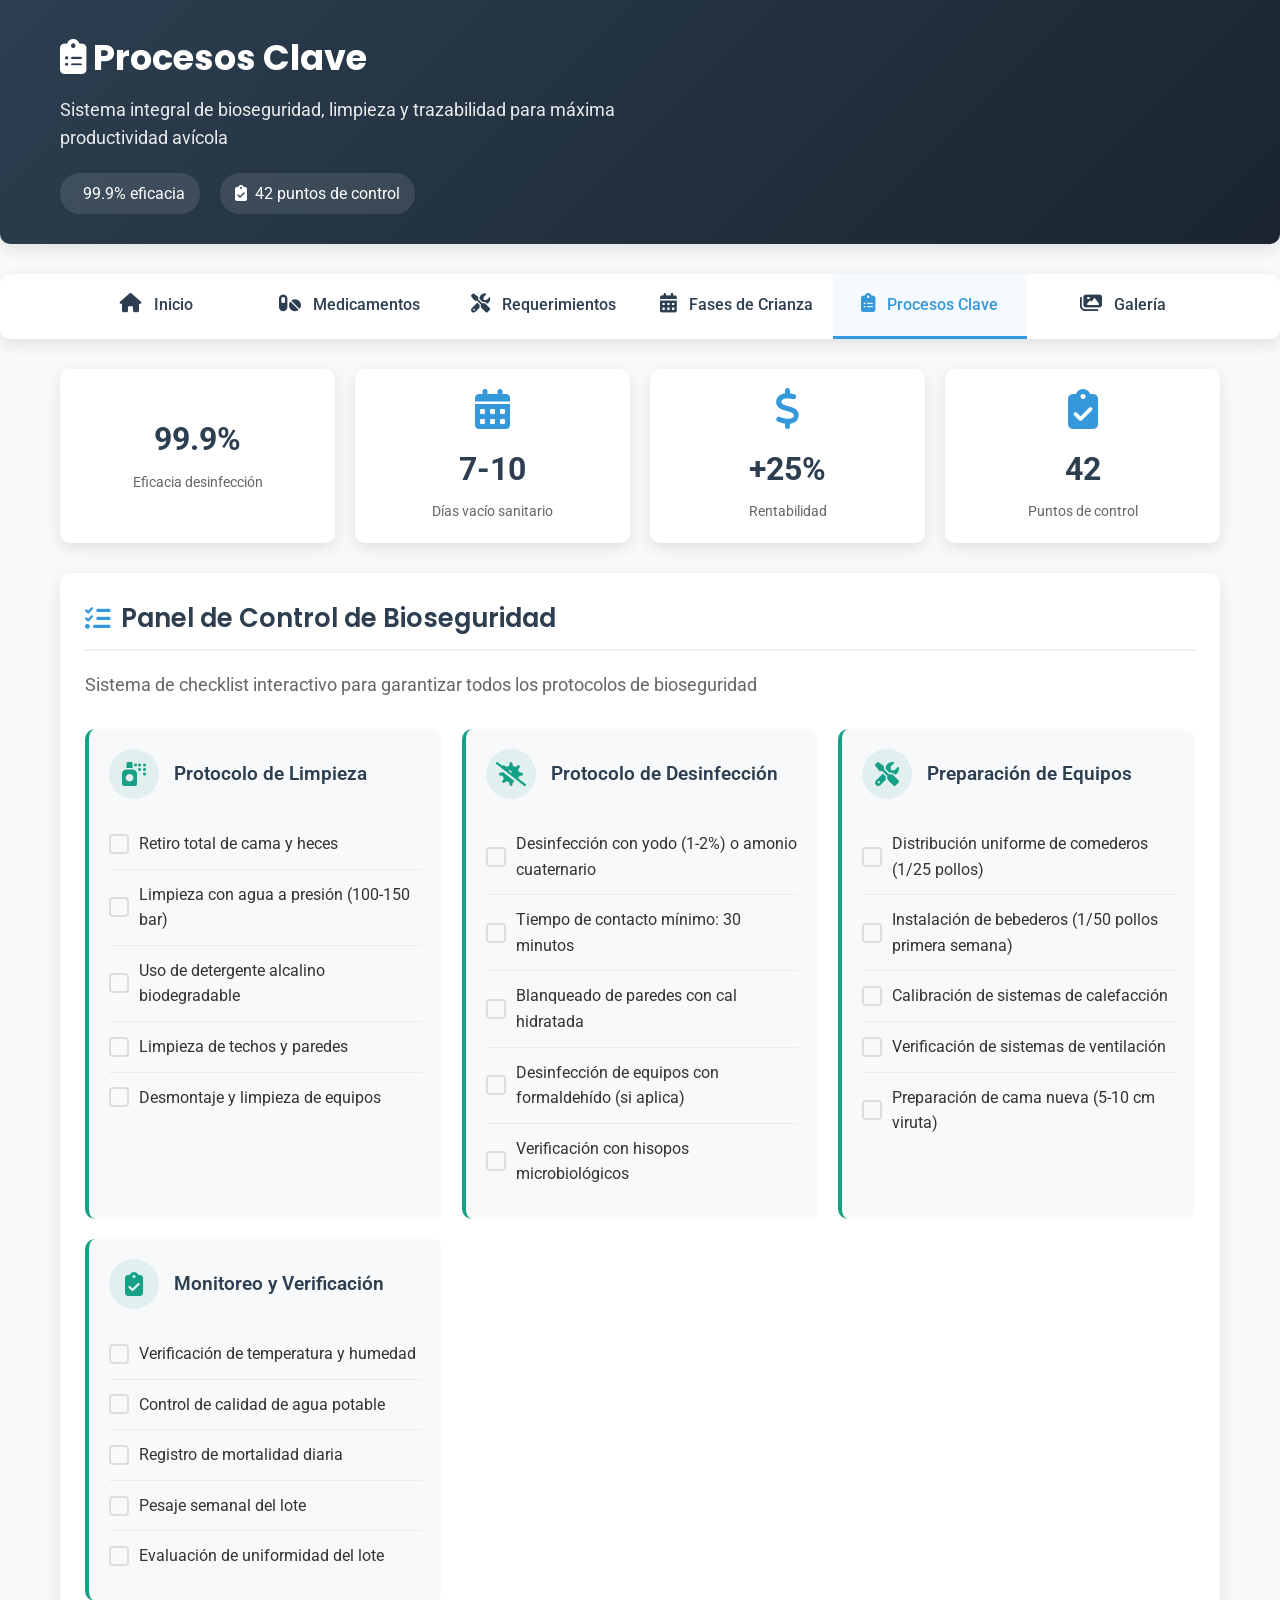
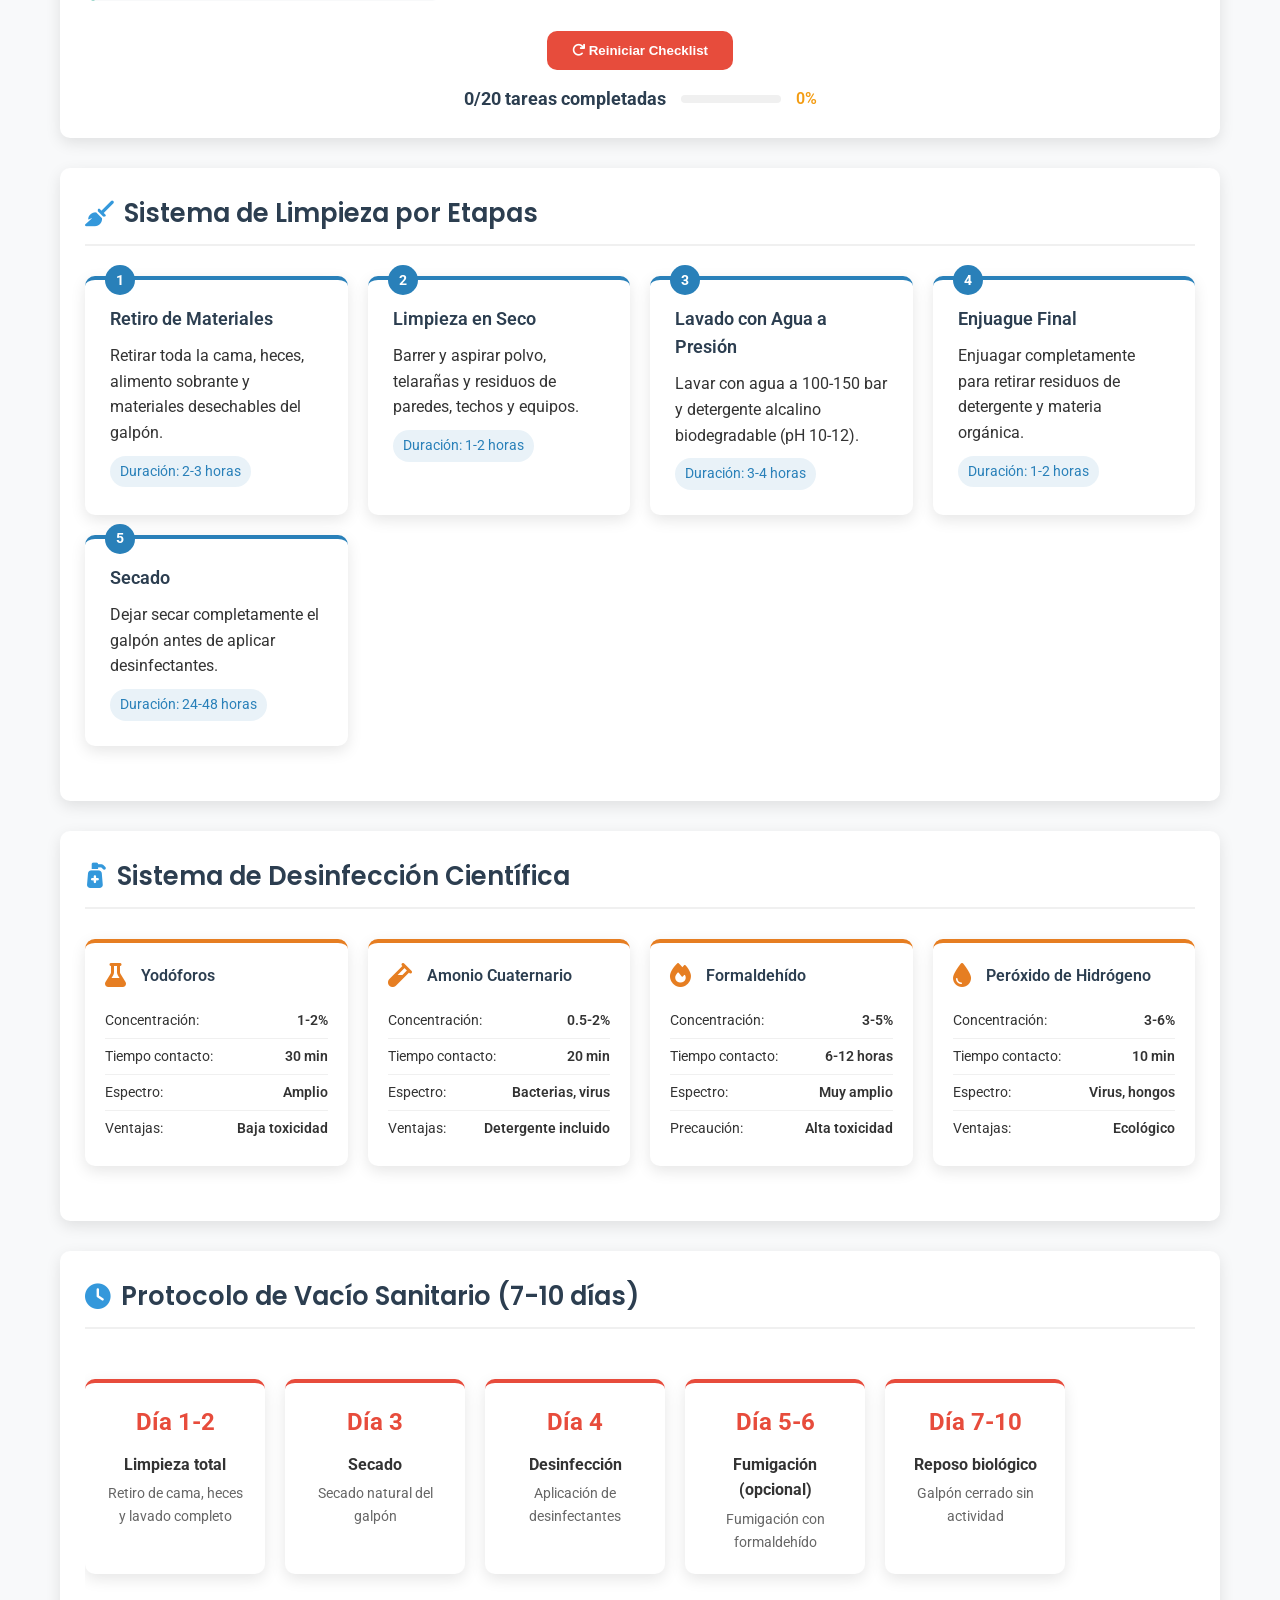
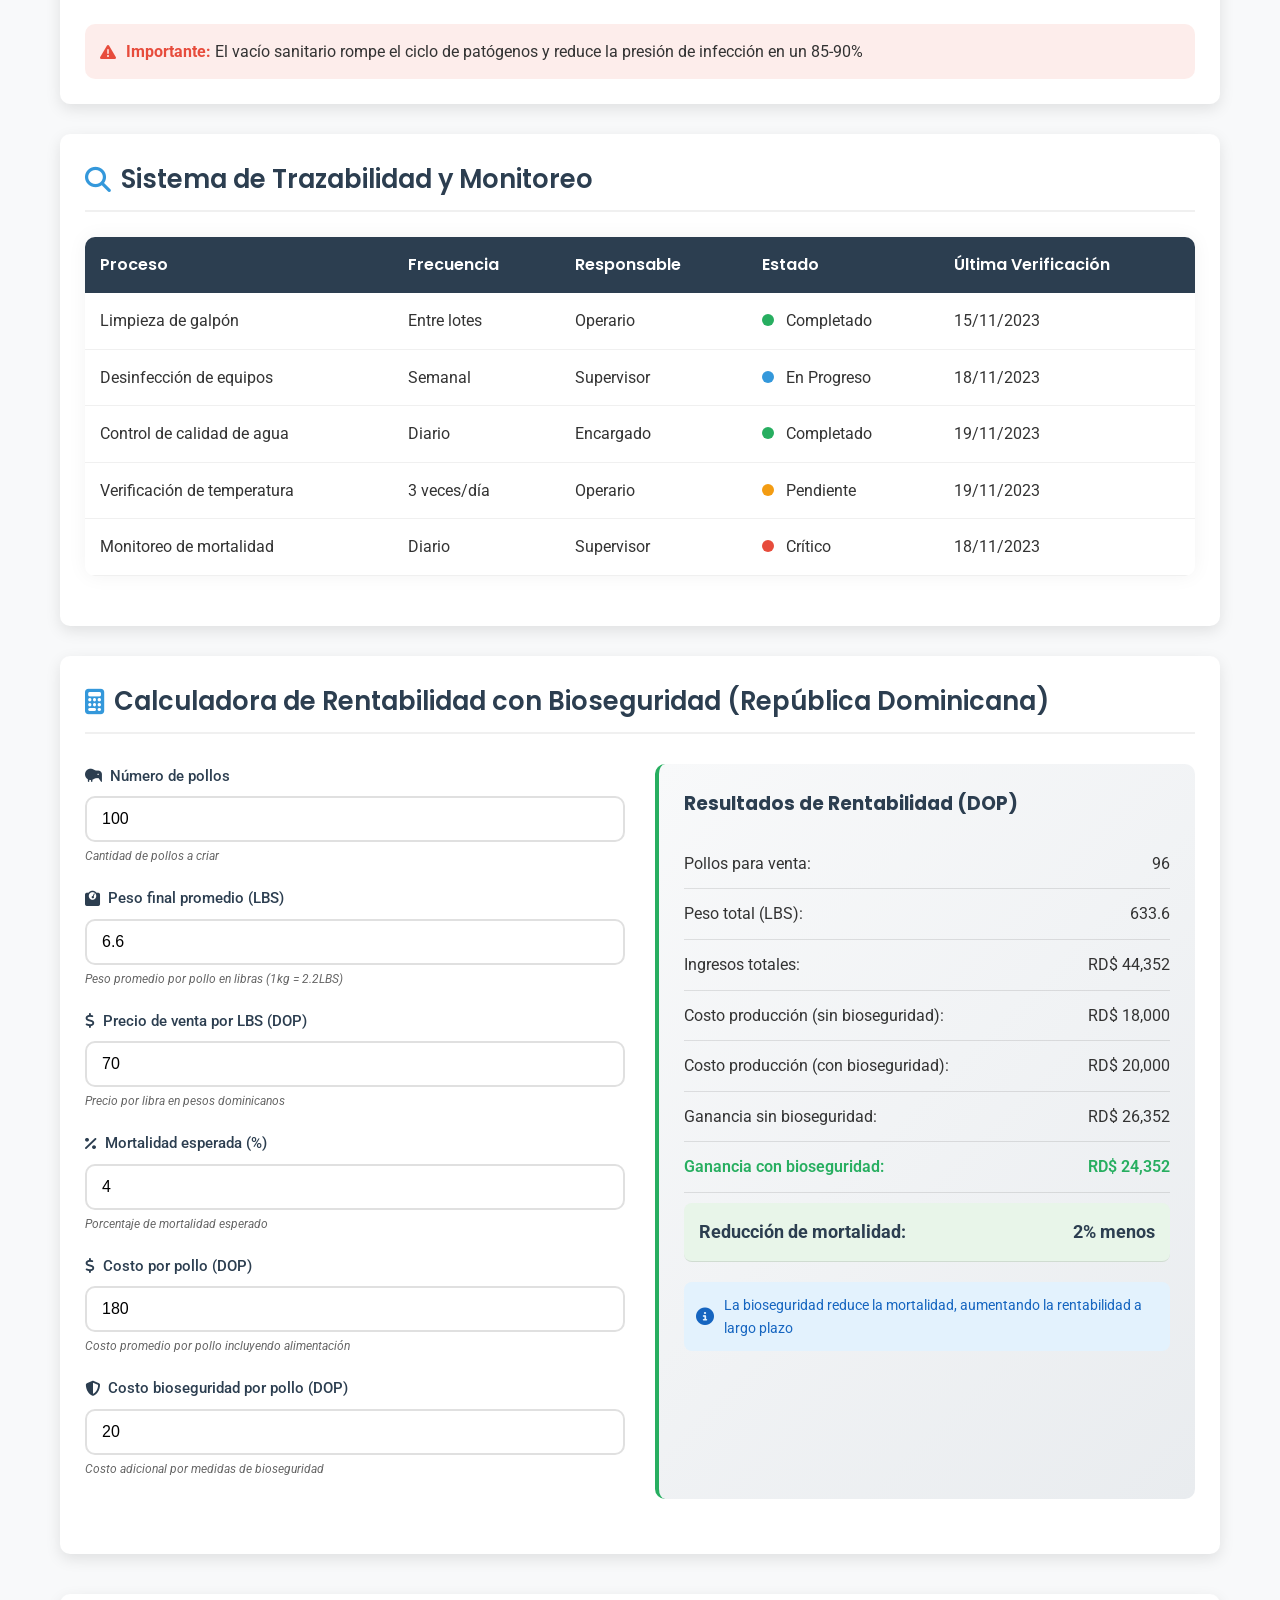
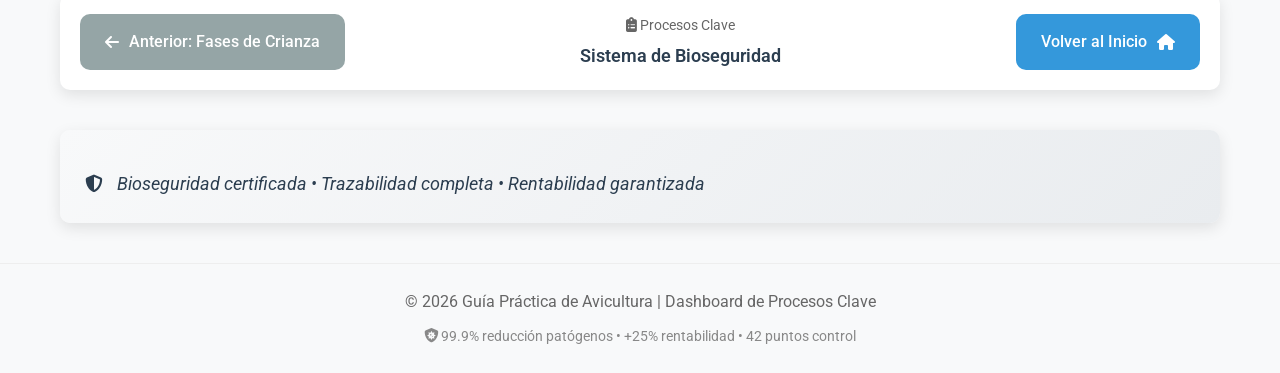
<file: procesos.html>
<!DOCTYPE html>
<html lang="es">
<head>
    <meta charset="UTF-8">
    <meta name="viewport" content="width=device-width, initial-scale=1.0">
    <meta name="description" content="Procesos clave de bioseguridad para pollos de engorde - Dashboard Avícola">
    <title>Procesos Clave - Dashboard Avícola</title>
    <link rel="stylesheet" href="https://cdnjs.cloudflare.com/ajax/libs/font-awesome/6.4.0/css/all.min.css">
    <link rel="stylesheet" href="https://fonts.googleapis.com/css2?family=Poppins:wght@300;400;500;600;700&family=Roboto:wght@300;400;500&display=swap">
    <style>
        /* Mismos estilos del dashboard original */
        :root {
            --primary-color: #2c3e50;
            --secondary-color: #3498db;
            --accent-color: #e74c3c;
            --success-color: #27ae60;
            --warning-color: #f39c12;
            --biosecurity-green: #16a085;
            --cleaning-blue: #2980b9;
            --disinfection-orange: #e67e22;
            --light-color: #ecf0f1;
            --dark-color: #2c3e50;
            --border-radius: 10px;
            --box-shadow: 0 5px 15px rgba(0,0,0,0.1);
            --transition: all 0.3s ease;
        }

        * {
            margin: 0;
            padding: 0;
            box-sizing: border-box;
        }

        body {
            font-family: 'Roboto', sans-serif;
            background-color: #f8f9fa;
            color: #333;
            line-height: 1.6;
        }

        .container {
            max-width: 1200px;
            margin: 0 auto;
            padding: 0 20px;
        }

        /* Header estilo dashboard */
        .dashboard-header {
            background: linear-gradient(135deg, var(--primary-color), #1a252f);
            color: white;
            padding: 30px 0;
            border-radius: 0 0 var(--border-radius) var(--border-radius);
            box-shadow: var(--box-shadow);
            margin-bottom: 30px;
        }

        .header-content {
            display: flex;
            justify-content: space-between;
            align-items: center;
            flex-wrap: wrap;
        }

        .header-title {
            font-family: 'Poppins', sans-serif;
            font-size: 2.2rem;
            font-weight: 700;
            margin-bottom: 10px;
        }

        .header-subtitle {
            font-size: 1.1rem;
            opacity: 0.9;
            max-width: 600px;
        }

        .header-stats {
            display: flex;
            gap: 20px;
            margin-top: 20px;
        }

        .stat-item {
            display: flex;
            align-items: center;
            gap: 8px;
            background: rgba(255,255,255,0.1);
            padding: 8px 15px;
            border-radius: 20px;
        }

        /* Navegación */
        .nav-dashboard {
            background: white;
            border-radius: var(--border-radius);
            box-shadow: var(--box-shadow);
            margin-bottom: 30px;
            overflow: hidden;
        }

        .nav-list {
            display: flex;
            list-style: none;
            flex-wrap: wrap;
        }

        .nav-item {
            flex: 1;
            text-align: center;
        }

        .nav-link {
            display: block;
            padding: 18px 15px;
            text-decoration: none;
            color: var(--dark-color);
            font-weight: 500;
            transition: var(--transition);
            border-bottom: 3px solid transparent;
        }

        .nav-link:hover {
            background-color: #f8f9fa;
            color: var(--secondary-color);
        }

        .nav-link.active {
            color: var(--secondary-color);
            border-bottom-color: var(--secondary-color);
            background-color: rgba(52, 152, 219, 0.05);
        }

        .nav-icon {
            margin-right: 8px;
            font-size: 1.2rem;
        }

        /* Secciones principales */
        .dashboard-section {
            background: white;
            border-radius: var(--border-radius);
            box-shadow: var(--box-shadow);
            padding: 25px;
            margin-bottom: 30px;
        }

        .section-title {
            font-family: 'Poppins', sans-serif;
            font-size: 1.6rem;
            font-weight: 600;
            color: var(--primary-color);
            margin-bottom: 20px;
            padding-bottom: 10px;
            border-bottom: 2px solid #f0f0f0;
            display: flex;
            align-items: center;
            gap: 10px;
        }

        .section-title i {
            color: var(--secondary-color);
        }

        .section-subtitle {
            color: #666;
            margin-bottom: 25px;
            font-size: 1.1rem;
        }

        /* Tarjetas de estadísticas */
        .stats-cards {
            display: grid;
            grid-template-columns: repeat(auto-fit, minmax(200px, 1fr));
            gap: 20px;
            margin-bottom: 30px;
        }

        .stat-card {
            background: white;
            border-radius: var(--border-radius);
            padding: 20px;
            box-shadow: var(--box-shadow);
            text-align: center;
            transition: var(--transition);
        }

        .stat-card:hover {
            transform: translateY(-5px);
        }

        .stat-card i {
            font-size: 2.5rem;
            margin-bottom: 15px;
            color: var(--secondary-color);
        }

        .stat-value {
            font-size: 2rem;
            font-weight: 700;
            color: var(--primary-color);
            margin-bottom: 5px;
        }

        .stat-label {
            color: #666;
            font-size: 0.9rem;
        }

        /* Tarjetas de información */
        .info-cards {
            display: grid;
            grid-template-columns: repeat(auto-fit, minmax(300px, 1fr));
            gap: 25px;
            margin-top: 30px;
        }

        .info-card {
            background: white;
            border-radius: var(--border-radius);
            padding: 25px;
            box-shadow: var(--box-shadow);
            border-top: 4px solid var(--secondary-color);
        }

        .info-card.important {
            border-top-color: var(--accent-color);
        }

        .info-card.success {
            border-top-color: var(--success-color);
        }

        .info-card.warning {
            border-top-color: var(--warning-color);
        }

        .info-card.biosecurity {
            border-top-color: var(--biosecurity-green);
        }

        .info-card.cleaning {
            border-top-color: var(--cleaning-blue);
        }

        .info-card.disinfection {
            border-top-color: var(--disinfection-orange);
        }

        .card-title {
            font-family: 'Poppins', sans-serif;
            font-size: 1.3rem;
            margin-bottom: 15px;
            color: var(--primary-color);
            display: flex;
            align-items: center;
            gap: 10px;
        }

        .card-list {
            list-style: none;
        }

        .card-list li {
            padding: 10px 0;
            border-bottom: 1px solid #f0f0f0;
            display: flex;
            align-items: center;
            gap: 10px;
        }

        .card-list li:last-child {
            border-bottom: none;
        }

        .card-list i {
            color: var(--secondary-color);
            min-width: 20px;
        }

        /* Sistema de checklist */
        .checklist-container {
            display: grid;
            grid-template-columns: repeat(auto-fit, minmax(300px, 1fr));
            gap: 20px;
            margin: 30px 0;
        }

        .checklist-card {
            background: #f8f9fa;
            border-radius: var(--border-radius);
            padding: 20px;
            border-left: 4px solid var(--biosecurity-green);
        }

        .checklist-header {
            display: flex;
            align-items: center;
            gap: 15px;
            margin-bottom: 20px;
        }

        .checklist-icon {
            font-size: 1.5rem;
            color: var(--biosecurity-green);
            background: rgba(22, 160, 133, 0.1);
            width: 50px;
            height: 50px;
            display: flex;
            align-items: center;
            justify-content: center;
            border-radius: 50%;
        }

        .checklist-title {
            font-weight: 600;
            font-size: 1.2rem;
            color: var(--primary-color);
        }

        .checklist-item {
            display: flex;
            align-items: center;
            gap: 10px;
            padding: 12px 0;
            border-bottom: 1px solid rgba(0,0,0,0.05);
        }

        .checklist-item:last-child {
            border-bottom: none;
        }

        .check-status {
            width: 20px;
            height: 20px;
            border: 2px solid #ddd;
            border-radius: 4px;
            cursor: pointer;
            transition: var(--transition);
            flex-shrink: 0;
        }

        .check-status.checked {
            background: var(--success-color);
            border-color: var(--success-color);
            position: relative;
        }

        .check-status.checked::after {
            content: '✓';
            color: white;
            position: absolute;
            top: 50%;
            left: 50%;
            transform: translate(-50%, -50%);
            font-size: 12px;
        }

        /* Pasos de limpieza */
        .steps-container {
            display: grid;
            grid-template-columns: repeat(auto-fit, minmax(250px, 1fr));
            gap: 20px;
            margin: 30px 0;
        }

        .step-card {
            background: white;
            border-radius: var(--border-radius);
            padding: 25px;
            box-shadow: var(--box-shadow);
            position: relative;
            transition: var(--transition);
            border-top: 4px solid var(--cleaning-blue);
        }

        .step-card:hover {
            transform: translateY(-5px);
        }

        .step-number {
            position: absolute;
            top: -15px;
            left: 20px;
            background: var(--cleaning-blue);
            color: white;
            width: 30px;
            height: 30px;
            border-radius: 50%;
            display: flex;
            align-items: center;
            justify-content: center;
            font-weight: 700;
            font-size: 0.9rem;
        }

        .step-title {
            font-weight: 600;
            margin-bottom: 10px;
            color: var(--primary-color);
            font-size: 1.1rem;
        }

        .step-duration {
            display: inline-block;
            background: rgba(41, 128, 185, 0.1);
            color: var(--cleaning-blue);
            padding: 5px 10px;
            border-radius: 20px;
            font-size: 0.85rem;
            margin-top: 10px;
        }

        /* Tablas */
        .process-table {
            width: 100%;
            border-collapse: collapse;
            margin: 25px 0;
            border-radius: var(--border-radius);
            overflow: hidden;
            box-shadow: 0 0 20px rgba(0,0,0,0.05);
        }

        .process-table thead {
            background-color: var(--primary-color);
            color: white;
        }

        .process-table th {
            padding: 15px;
            text-align: left;
            font-weight: 600;
            font-family: 'Poppins', sans-serif;
        }

        .process-table td {
            padding: 15px;
            border-bottom: 1px solid #f0f0f0;
        }

        .process-table tbody tr {
            transition: var(--transition);
        }

        .process-table tbody tr:hover {
            background-color: #f8f9fa;
        }

        .status-indicator {
            display: inline-block;
            width: 12px;
            height: 12px;
            border-radius: 50%;
            margin-right: 8px;
        }

        .status-pending { background: var(--warning-color); }
        .status-in-progress { background: var(--secondary-color); }
        .status-completed { background: var(--success-color); }
        .status-critical { background: var(--accent-color); }

        /* Calculadora - Estilos mejorados */
        .calculator-container {
            display: grid;
            grid-template-columns: repeat(auto-fit, minmax(300px, 1fr));
            gap: 30px;
            margin: 30px 0;
        }

        .input-group {
            margin-bottom: 20px;
        }

        .input-label {
            display: flex;
            align-items: center;
            gap: 8px;
            margin-bottom: 8px;
            font-weight: 500;
            color: var(--primary-color);
            font-size: 0.95rem;
        }

        .input-field {
            width: 100%;
            padding: 12px 15px;
            border: 2px solid #e0e0e0;
            border-radius: var(--border-radius);
            font-size: 1rem;
            transition: var(--transition);
        }

        .input-field:focus {
            outline: none;
            border-color: var(--secondary-color);
            box-shadow: 0 0 0 3px rgba(52, 152, 219, 0.1);
        }

        .input-hint {
            display: block;
            font-size: 12px;
            color: #666;
            margin-top: 5px;
            font-style: italic;
        }

        .results-card {
            background: linear-gradient(135deg, #f8f9fa, #e9ecef);
            padding: 25px;
            border-radius: var(--border-radius);
            border-left: 4px solid var(--success-color);
        }

        .result-row {
            display: flex;
            justify-content: space-between;
            padding: 12px 0;
            border-bottom: 1px solid rgba(0,0,0,0.1);
        }

        .result-row:last-child {
            border-bottom: none;
        }

        .result-row.total {
            font-weight: 700;
            font-size: 1.1rem;
            color: var(--primary-color);
            background: #e8f5e9;
            padding: 15px;
            border-radius: 8px;
            margin-top: 10px;
        }

        .result-row.profit {
            color: var(--success-color);
            font-weight: 600;
        }

        .result-info {
            display: flex;
            align-items: center;
            gap: 10px;
            margin-top: 20px;
            padding: 12px;
            background: #e3f2fd;
            border-radius: 8px;
            font-size: 14px;
            color: #1565c0;
        }

        .result-info i {
            font-size: 18px;
        }

        /* Timeline */
        .timeline-container {
            display: flex;
            overflow-x: auto;
            gap: 20px;
            padding: 20px 0;
            margin: 30px 0;
        }

        .timeline-item {
            flex: 0 0 180px;
            background: white;
            border-radius: var(--border-radius);
            padding: 20px;
            box-shadow: var(--box-shadow);
            text-align: center;
            border-top: 4px solid var(--accent-color);
        }

        .timeline-day {
            font-size: 1.5rem;
            font-weight: 700;
            color: var(--accent-color);
            margin-bottom: 10px;
        }

        /* Productos de desinfección */
        .products-grid {
            display: grid;
            grid-template-columns: repeat(auto-fill, minmax(250px, 1fr));
            gap: 20px;
            margin: 30px 0;
        }

        .product-card {
            background: white;
            border-radius: var(--border-radius);
            padding: 20px;
            box-shadow: var(--box-shadow);
            transition: var(--transition);
            border-top: 4px solid var(--disinfection-orange);
        }

        .product-card:hover {
            transform: translateY(-5px);
        }

        .product-header {
            display: flex;
            align-items: center;
            gap: 15px;
            margin-bottom: 15px;
        }

        .product-icon {
            font-size: 1.5rem;
            color: var(--disinfection-orange);
        }

        .product-name {
            font-weight: 600;
            color: var(--primary-color);
        }

        .product-specs {
            font-size: 0.9rem;
        }

        .spec-item {
            display: flex;
            justify-content: space-between;
            padding: 6px 0;
            border-bottom: 1px solid #f0f0f0;
        }

        .spec-item:last-child {
            border-bottom: none;
        }

        /* Navegación entre páginas */
        .page-navigation {
            display: flex;
            justify-content: space-between;
            margin: 40px 0;
            padding: 20px;
            background: white;
            border-radius: var(--border-radius);
            box-shadow: var(--box-shadow);
        }

        .nav-btn {
            display: flex;
            align-items: center;
            gap: 10px;
            padding: 12px 25px;
            background: var(--secondary-color);
            color: white;
            text-decoration: none;
            border-radius: var(--border-radius);
            font-weight: 500;
            transition: var(--transition);
        }

        .nav-btn:hover {
            background: var(--primary-color);
            transform: translateY(-3px);
        }

        .nav-btn.prev {
            background: #95a5a6;
        }

        /* Footer */
        .dashboard-footer {
            text-align: center;
            padding: 25px 0;
            color: #666;
            border-top: 1px solid #eee;
            margin-top: 40px;
        }

        .footer-note {
            font-style: italic;
            margin-top: 15px;
            color: var(--primary-color);
            font-size: 1.1rem;
        }

        /* Responsive */
        @media (max-width: 768px) {
            .header-content {
                flex-direction: column;
                text-align: center;
            }

            .header-stats {
                justify-content: center;
            }

            .nav-list {
                flex-direction: column;
            }

            .checklist-container {
                grid-template-columns: 1fr;
            }

            .steps-container {
                grid-template-columns: 1fr;
            }

            .products-grid {
                grid-template-columns: 1fr;
            }

            .calculator-container {
                grid-template-columns: 1fr;
            }

            .page-navigation {
                flex-direction: column;
                gap: 15px;
            }

            .nav-btn {
                justify-content: center;
            }
        }
    </style>
</head>
<body>
    <!-- Header Dashboard -->
    <header class="dashboard-header">
        <div class="container">
            <div class="header-content">
                <div>
                    <h1 class="header-title">
                        <i class="fas fa-clipboard-list"></i>
                        Procesos Clave
                    </h1>
                    <p class="header-subtitle">
                        Sistema integral de bioseguridad, limpieza y trazabilidad para máxima productividad avícola
                    </p>
                    <div class="header-stats">
                        <div class="stat-item">
                            <i class="fas fa-bacteria-slash"></i>
                            <span>99.9% eficacia</span>
                        </div>
                        <div class="stat-item">
                            <i class="fas fa-clipboard-check"></i>
                            <span>42 puntos de control</span>
                        </div>
                    </div>
                </div>
            </div>
        </div>
    </header>

    <!-- Navegación -->
    <nav class="nav-dashboard">
        <div class="container">
            <ul class="nav-list">
                <li class="nav-item">
                    <a href="index.html" class="nav-link">
                        <i class="fas fa-home nav-icon"></i>
                        Inicio
                    </a>
                </li>
                <li class="nav-item">
                    <a href="medicamentos.html" class="nav-link">
                        <i class="fas fa-pills nav-icon"></i>
                        Medicamentos
                    </a>
                </li>
                <li class="nav-item">
                    <a href="requerimientos.html" class="nav-link">
                        <i class="fas fa-tools nav-icon"></i>
                        Requerimientos
                    </a>
                </li>
                <li class="nav-item">
                    <a href="fases.html" class="nav-link">
                        <i class="fas fa-calendar-alt nav-icon"></i>
                        Fases de Crianza
                    </a>
                </li>
                <li class="nav-item">
                    <a href="procesos.html" class="nav-link active">
                        <i class="fas fa-clipboard-list nav-icon"></i>
                        Procesos Clave
                    </a>
                </li>
                <li class="nav-item">
                    <a href="galeria.html" class="nav-link">
                        <i class="fas fa-images nav-icon"></i>
                        Galería
                    </a>
                </li>
            </ul>
        </div>
    </nav>

    <!-- Contenido Principal -->
    <main class="container">
        <!-- Tarjetas de Estadísticas -->
        <div class="stats-cards">
            <div class="stat-card">
                <i class="fas fa-bacteria-slash"></i>
                <div class="stat-value">99.9%</div>
                <div class="stat-label">Eficacia desinfección</div>
            </div>
            <div class="stat-card">
                <i class="fas fa-calendar-alt"></i>
                <div class="stat-value">7-10</div>
                <div class="stat-label">Días vacío sanitario</div>
            </div>
            <div class="stat-card">
                <i class="fas fa-dollar-sign"></i>
                <div class="stat-value">+25%</div>
                <div class="stat-label">Rentabilidad</div>
            </div>
            <div class="stat-card">
                <i class="fas fa-clipboard-check"></i>
                <div class="stat-value">42</div>
                <div class="stat-label">Puntos de control</div>
            </div>
        </div>

        <!-- Panel de Control de Bioseguridad -->
        <section class="dashboard-section">
            <h2 class="section-title">
                <i class="fas fa-tasks"></i>
                Panel de Control de Bioseguridad
            </h2>
            <p class="section-subtitle">
                Sistema de checklist interactivo para garantizar todos los protocolos de bioseguridad
            </p>

            <div class="checklist-container">
                <!-- Limpieza -->
                <div class="checklist-card">
                    <div class="checklist-header">
                        <div class="checklist-icon">
                            <i class="fas fa-spray-can"></i>
                        </div>
                        <h3 class="checklist-title">Protocolo de Limpieza</h3>
                    </div>
                    <div class="checklist-item">
                        <div class="check-status" data-check="clean1"></div>
                        <span>Retiro total de cama y heces</span>
                    </div>
                    <div class="checklist-item">
                        <div class="check-status" data-check="clean2"></div>
                        <span>Limpieza con agua a presión (100-150 bar)</span>
                    </div>
                    <div class="checklist-item">
                        <div class="check-status" data-check="clean3"></div>
                        <span>Uso de detergente alcalino biodegradable</span>
                    </div>
                    <div class="checklist-item">
                        <div class="check-status" data-check="clean4"></div>
                        <span>Limpieza de techos y paredes</span>
                    </div>
                    <div class="checklist-item">
                        <div class="check-status" data-check="clean5"></div>
                        <span>Desmontaje y limpieza de equipos</span>
                    </div>
                </div>
                
                <!-- Desinfección -->
                <div class="checklist-card">
                    <div class="checklist-header">
                        <div class="checklist-icon">
                            <i class="fas fa-virus-slash"></i>
                        </div>
                        <h3 class="checklist-title">Protocolo de Desinfección</h3>
                    </div>
                    <div class="checklist-item">
                        <div class="check-status" data-check="disinf1"></div>
                        <span>Desinfección con yodo (1-2%) o amonio cuaternario</span>
                    </div>
                    <div class="checklist-item">
                        <div class="check-status" data-check="disinf2"></div>
                        <span>Tiempo de contacto mínimo: 30 minutos</span>
                    </div>
                    <div class="checklist-item">
                        <div class="check-status" data-check="disinf3"></div>
                        <span>Blanqueado de paredes con cal hidratada</span>
                    </div>
                    <div class="checklist-item">
                        <div class="check-status" data-check="disinf4"></div>
                        <span>Desinfección de equipos con formaldehído (si aplica)</span>
                    </div>
                    <div class="checklist-item">
                        <div class="check-status" data-check="disinf5"></div>
                        <span>Verificación con hisopos microbiológicos</span>
                    </div>
                </div>
                
                <!-- Equipos -->
                <div class="checklist-card">
                    <div class="checklist-header">
                        <div class="checklist-icon">
                            <i class="fas fa-tools"></i>
                        </div>
                        <h3 class="checklist-title">Preparación de Equipos</h3>
                    </div>
                    <div class="checklist-item">
                        <div class="check-status" data-check="equip1"></div>
                        <span>Distribución uniforme de comederos (1/25 pollos)</span>
                    </div>
                    <div class="checklist-item">
                        <div class="check-status" data-check="equip2"></div>
                        <span>Instalación de bebederos (1/50 pollos primera semana)</span>
                    </div>
                    <div class="checklist-item">
                        <div class="check-status" data-check="equip3"></div>
                        <span>Calibración de sistemas de calefacción</span>
                    </div>
                    <div class="checklist-item">
                        <div class="check-status" data-check="equip4"></div>
                        <span>Verificación de sistemas de ventilación</span>
                    </div>
                    <div class="checklist-item">
                        <div class="check-status" data-check="equip5"></div>
                        <span>Preparación de cama nueva (5-10 cm viruta)</span>
                    </div>
                </div>
                
                <!-- Monitoreo -->
                <div class="checklist-card">
                    <div class="checklist-header">
                        <div class="checklist-icon">
                            <i class="fas fa-clipboard-check"></i>
                        </div>
                        <h3 class="checklist-title">Monitoreo y Verificación</h3>
                    </div>
                    <div class="checklist-item">
                        <div class="check-status" data-check="monitor1"></div>
                        <span>Verificación de temperatura y humedad</span>
                    </div>
                    <div class="checklist-item">
                        <div class="check-status" data-check="monitor2"></div>
                        <span>Control de calidad de agua potable</span>
                    </div>
                    <div class="checklist-item">
                        <div class="check-status" data-check="monitor3"></div>
                        <span>Registro de mortalidad diaria</span>
                    </div>
                    <div class="checklist-item">
                        <div class="check-status" data-check="monitor4"></div>
                        <span>Pesaje semanal del lote</span>
                    </div>
                    <div class="checklist-item">
                        <div class="check-status" data-check="monitor5"></div>
                        <span>Evaluación de uniformidad del lote</span>
                    </div>
                </div>
            </div>

            <div style="text-align: center; margin-top: 30px;">
                <button id="resetChecks" style="padding: 12px 25px; background: var(--accent-color); color: white; border: none; border-radius: var(--border-radius); font-weight: 600; cursor: pointer; transition: var(--transition);">
                    <i class="fas fa-redo"></i> Reiniciar Checklist
                </button>
                <div id="checkProgress" style="margin-top: 15px; font-weight: 600; color: var(--primary-color);">
                    Progreso: 0/20 tareas completadas
                </div>
            </div>
        </section>

        <!-- Sistema de Limpieza por Etapas -->
        <section class="dashboard-section">
            <h2 class="section-title">
                <i class="fas fa-broom"></i>
                Sistema de Limpieza por Etapas
            </h2>
            
            <div class="steps-container">
                <div class="step-card">
                    <div class="step-number">1</div>
                    <h4 class="step-title">Retiro de Materiales</h4>
                    <p>Retirar toda la cama, heces, alimento sobrante y materiales desechables del galpón.</p>
                    <div class="step-duration">Duración: 2-3 horas</div>
                </div>
                
                <div class="step-card">
                    <div class="step-number">2</div>
                    <h4 class="step-title">Limpieza en Seco</h4>
                    <p>Barrer y aspirar polvo, telarañas y residuos de paredes, techos y equipos.</p>
                    <div class="step-duration">Duración: 1-2 horas</div>
                </div>
                
                <div class="step-card">
                    <div class="step-number">3</div>
                    <h4 class="step-title">Lavado con Agua a Presión</h4>
                    <p>Lavar con agua a 100-150 bar y detergente alcalino biodegradable (pH 10-12).</p>
                    <div class="step-duration">Duración: 3-4 horas</div>
                </div>
                
                <div class="step-card">
                    <div class="step-number">4</div>
                    <h4 class="step-title">Enjuague Final</h4>
                    <p>Enjuagar completamente para retirar residuos de detergente y materia orgánica.</p>
                    <div class="step-duration">Duración: 1-2 horas</div>
                </div>
                
                <div class="step-card">
                    <div class="step-number">5</div>
                    <h4 class="step-title">Secado</h4>
                    <p>Dejar secar completamente el galpón antes de aplicar desinfectantes.</p>
                    <div class="step-duration">Duración: 24-48 horas</div>
                </div>
            </div>
        </section>

        <!-- Sistema de Desinfección Científica -->
        <section class="dashboard-section">
            <h2 class="section-title">
                <i class="fas fa-pump-medical"></i>
                Sistema de Desinfección Científica
            </h2>
            
            <div class="products-grid">
                <div class="product-card">
                    <div class="product-header">
                        <i class="fas fa-flask product-icon"></i>
                        <h4 class="product-name">Yodóforos</h4>
                    </div>
                    <div class="product-specs">
                        <div class="spec-item">
                            <span>Concentración:</span>
                            <span style="font-weight: 600;">1-2%</span>
                        </div>
                        <div class="spec-item">
                            <span>Tiempo contacto:</span>
                            <span style="font-weight: 600;">30 min</span>
                        </div>
                        <div class="spec-item">
                            <span>Espectro:</span>
                            <span style="font-weight: 600;">Amplio</span>
                        </div>
                        <div class="spec-item">
                            <span>Ventajas:</span>
                            <span style="font-weight: 600;">Baja toxicidad</span>
                        </div>
                    </div>
                </div>
                
                <div class="product-card">
                    <div class="product-header">
                        <i class="fas fa-vial product-icon"></i>
                        <h4 class="product-name">Amonio Cuaternario</h4>
                    </div>
                    <div class="product-specs">
                        <div class="spec-item">
                            <span>Concentración:</span>
                            <span style="font-weight: 600;">0.5-2%</span>
                        </div>
                        <div class="spec-item">
                            <span>Tiempo contacto:</span>
                            <span style="font-weight: 600;">20 min</span>
                        </div>
                        <div class="spec-item">
                            <span>Espectro:</span>
                            <span style="font-weight: 600;">Bacterias, virus</span>
                        </div>
                        <div class="spec-item">
                            <span>Ventajas:</span>
                            <span style="font-weight: 600;">Detergente incluido</span>
                        </div>
                    </div>
                </div>
                
                <div class="product-card">
                    <div class="product-header">
                        <i class="fas fa-fire product-icon"></i>
                        <h4 class="product-name">Formaldehído</h4>
                    </div>
                    <div class="product-specs">
                        <div class="spec-item">
                            <span>Concentración:</span>
                            <span style="font-weight: 600;">3-5%</span>
                        </div>
                        <div class="spec-item">
                            <span>Tiempo contacto:</span>
                            <span style="font-weight: 600;">6-12 horas</span>
                        </div>
                        <div class="spec-item">
                            <span>Espectro:</span>
                            <span style="font-weight: 600;">Muy amplio</span>
                        </div>
                        <div class="spec-item">
                            <span>Precaución:</span>
                            <span style="font-weight: 600;">Alta toxicidad</span>
                        </div>
                    </div>
                </div>
                
                <div class="product-card">
                    <div class="product-header">
                        <i class="fas fa-tint product-icon"></i>
                        <h4 class="product-name">Peróxido de Hidrógeno</h4>
                    </div>
                    <div class="product-specs">
                        <div class="spec-item">
                            <span>Concentración:</span>
                            <span style="font-weight: 600;">3-6%</span>
                        </div>
                        <div class="spec-item">
                            <span>Tiempo contacto:</span>
                            <span style="font-weight: 600;">10 min</span>
                        </div>
                        <div class="spec-item">
                            <span>Espectro:</span>
                            <span style="font-weight: 600;">Virus, hongos</span>
                        </div>
                        <div class="spec-item">
                            <span>Ventajas:</span>
                            <span style="font-weight: 600;">Ecológico</span>
                        </div>
                    </div>
                </div>
            </div>
        </section>

        <!-- Protocolo de Vacío Sanitario -->
        <section class="dashboard-section">
            <h2 class="section-title">
                <i class="fas fa-clock"></i>
                Protocolo de Vacío Sanitario (7-10 días)
            </h2>
            
            <div class="timeline-container">
                <div class="timeline-item">
                    <div class="timeline-day">Día 1-2</div>
                    <div>
                        <strong>Limpieza total</strong>
                        <p style="font-size: 0.9rem; color: #666; margin-top: 5px;">Retiro de cama, heces y lavado completo</p>
                    </div>
                </div>
                
                <div class="timeline-item">
                    <div class="timeline-day">Día 3</div>
                    <div>
                        <strong>Secado</strong>
                        <p style="font-size: 0.9rem; color: #666; margin-top: 5px;">Secado natural del galpón</p>
                    </div>
                </div>
                
                <div class="timeline-item">
                    <div class="timeline-day">Día 4</div>
                    <div>
                        <strong>Desinfección</strong>
                        <p style="font-size: 0.9rem; color: #666; margin-top: 5px;">Aplicación de desinfectantes</p>
                    </div>
                </div>
                
                <div class="timeline-item">
                    <div class="timeline-day">Día 5-6</div>
                    <div>
                        <strong>Fumigación (opcional)</strong>
                        <p style="font-size: 0.9rem; color: #666; margin-top: 5px;">Fumigación con formaldehído</p>
                    </div>
                </div>
                
                <div class="timeline-item">
                    <div class="timeline-day">Día 7-10</div>
                    <div>
                        <strong>Reposo biológico</strong>
                        <p style="font-size: 0.9rem; color: #666; margin-top: 5px;">Galpón cerrado sin actividad</p>
                    </div>
                </div>
            </div>

            <div style="background: rgba(231, 76, 60, 0.1); padding: 15px; border-radius: var(--border-radius); margin-top: 20px;">
                <div style="display: flex; align-items: center; gap: 10px;">
                    <i class="fas fa-exclamation-triangle" style="color: var(--accent-color);"></i>
                    <div>
                        <strong style="color: var(--accent-color);">Importante:</strong> El vacío sanitario rompe el ciclo de patógenos y reduce la presión de infección en un 85-90%
                    </div>
                </div>
            </div>
        </section>

        <!-- Sistema de Trazabilidad y Monitoreo -->
        <section class="dashboard-section">
            <h2 class="section-title">
                <i class="fas fa-search"></i>
                Sistema de Trazabilidad y Monitoreo
            </h2>
            
            <table class="process-table">
                <thead>
                    <tr>
                        <th>Proceso</th>
                        <th>Frecuencia</th>
                        <th>Responsable</th>
                        <th>Estado</th>
                        <th>Última Verificación</th>
                    </tr>
                </thead>
                <tbody>
                    <tr>
                        <td>Limpieza de galpón</td>
                        <td>Entre lotes</td>
                        <td>Operario</td>
                        <td><span class="status-indicator status-completed"></span> Completado</td>
                        <td>15/11/2023</td>
                    </tr>
                    <tr>
                        <td>Desinfección de equipos</td>
                        <td>Semanal</td>
                        <td>Supervisor</td>
                        <td><span class="status-indicator status-in-progress"></span> En Progreso</td>
                        <td>18/11/2023</td>
                    </tr>
                    <tr>
                        <td>Control de calidad de agua</td>
                        <td>Diario</td>
                        <td>Encargado</td>
                        <td><span class="status-indicator status-completed"></span> Completado</td>
                        <td>19/11/2023</td>
                    </tr>
                    <tr>
                        <td>Verificación de temperatura</td>
                        <td>3 veces/día</td>
                        <td>Operario</td>
                        <td><span class="status-indicator status-pending"></span> Pendiente</td>
                        <td>19/11/2023</td>
                    </tr>
                    <tr>
                        <td>Monitoreo de mortalidad</td>
                        <td>Diario</td>
                        <td>Supervisor</td>
                        <td><span class="status-indicator status-critical"></span> Crítico</td>
                        <td>18/11/2023</td>
                    </tr>
                </tbody>
            </table>
        </section>

        <!-- CALCULADORA DE RENTABILIDAD PARA REPÚBLICA DOMINICANA -->
        <section class="dashboard-section">
            <h2 class="section-title">
                <i class="fas fa-calculator"></i>
                Calculadora de Rentabilidad con Bioseguridad (República Dominicana)
            </h2>
            
            <div class="calculator-container">
                <div>
                    <div class="input-group">
                        <label class="input-label">
                            <i class="fas fa-kiwi-bird"></i>
                            Número de pollos
                        </label>
                        <input type="number" id="numChickens" class="input-field" value="100" min="50" max="1000">
                        <span class="input-hint">Cantidad de pollos a criar</span>
                    </div>
                    
                    <div class="input-group">
                        <label class="input-label">
                            <i class="fas fa-weight"></i>
                            Peso final promedio (LBS)
                        </label>
                        <input type="number" id="finalWeight" class="input-field" value="6.6" min="5.5" max="7.7" step="0.1">
                        <span class="input-hint">Peso promedio por pollo en libras (1kg = 2.2LBS)</span>
                    </div>
                    
                    <div class="input-group">
                        <label class="input-label">
                            <i class="fas fa-dollar-sign"></i>
                            Precio de venta por LBS (DOP)
                        </label>
                        <input type="number" id="pricePerLbs" class="input-field" value="70" min="50" max="120" step="1">
                        <span class="input-hint">Precio por libra en pesos dominicanos</span>
                    </div>
                    
                    <div class="input-group">
                        <label class="input-label">
                            <i class="fas fa-percentage"></i>
                            Mortalidad esperada (%)
                        </label>
                        <input type="number" id="mortalityRate" class="input-field" value="4" min="2" max="10" step="0.5">
                        <span class="input-hint">Porcentaje de mortalidad esperado</span>
                    </div>
                    
                    <div class="input-group">
                        <label class="input-label">
                            <i class="fas fa-dollar-sign"></i>
                            Costo por pollo (DOP)
                        </label>
                        <input type="number" id="costPerChicken" class="input-field" value="180" min="120" max="250" step="5">
                        <span class="input-hint">Costo promedio por pollo incluyendo alimentación</span>
                    </div>
                    
                    <div class="input-group">
                        <label class="input-label">
                            <i class="fas fa-shield-alt"></i>
                            Costo bioseguridad por pollo (DOP)
                        </label>
                        <input type="number" id="biosecurityCost" class="input-field" value="20" min="10" max="50" step="2">
                        <span class="input-hint">Costo adicional por medidas de bioseguridad</span>
                    </div>
                </div>
                
                <div class="results-card">
                    <h3 style="color: var(--primary-color); margin-bottom: 20px; font-family: 'Poppins', sans-serif;">
                        Resultados de Rentabilidad (DOP)
                    </h3>
                    
                    <div class="result-row">
                        <span>Pollos para venta:</span>
                        <span id="chickensForSale">96</span>
                    </div>
                    
                    <div class="result-row">
                        <span>Peso total (LBS):</span>
                        <span id="totalWeight">633.6</span>
                    </div>
                    
                    <div class="result-row">
                        <span>Ingresos totales:</span>
                        <span id="totalIncome">RD$ 44,352</span>
                    </div>
                    
                    <div class="result-row">
                        <span>Costo producción (sin bioseguridad):</span>
                        <span id="costWithout">RD$ 18,000</span>
                    </div>
                    
                    <div class="result-row">
                        <span>Costo producción (con bioseguridad):</span>
                        <span id="costWith">RD$ 20,000</span>
                    </div>
                    
                    <div class="result-row">
                        <span>Ganancia sin bioseguridad:</span>
                        <span id="profitWithout">RD$ 26,352</span>
                    </div>
                    
                    <div class="result-row profit">
                        <span>Ganancia con bioseguridad:</span>
                        <span id="profitWith">RD$ 24,352</span>
                    </div>
                    
                    <div class="result-row total">
                        <span>Reducción de mortalidad:</span>
                        <span id="mortalityReduction">2% menos</span>
                    </div>
                    
                    <div class="result-info">
                        <i class="fas fa-info-circle"></i>
                        <span>La bioseguridad reduce la mortalidad, aumentando la rentabilidad a largo plazo</span>
                    </div>
                </div>
            </div>
        </section>

        <!-- Navegación entre páginas -->
        <div class="page-navigation">
            <a href="fases.html" class="nav-btn prev">
                <i class="fas fa-arrow-left"></i>
                Anterior: Fases de Crianza
            </a>
            
            <div style="text-align: center;">
                <div style="font-size: 0.9rem; color: #666; margin-bottom: 5px;">
                    <i class="fas fa-clipboard-list"></i>
                    Procesos Clave
                </div>
                <div style="font-size: 1.1rem; font-weight: 600; color: var(--primary-color);">
                    Sistema de Bioseguridad
                </div>
            </div>
            
            <a href="index.html" class="nav-btn">
                Volver al Inicio
                <i class="fas fa-home"></i>
            </a>
        </div>

        <!-- Nota final -->
        <section class="dashboard-section" style="background: linear-gradient(135deg, #f8f9fa 0%, #e9ecef 100%);">
            <p class="footer-note">
                <i class="fas fa-shield-alt" style="margin-right: 10px;"></i>
                Bioseguridad certificada • Trazabilidad completa • Rentabilidad garantizada
            </p>
        </section>
    </main>

    <!-- Footer -->
    <footer class="dashboard-footer">
        <div class="container">
            <p>© <span id="currentYear">2023</span> Guía Práctica de Avicultura | Dashboard de Procesos Clave</p>
            <p style="margin-top: 10px; font-size: 0.9rem; color: #888;">
                <i class="fas fa-shield-virus"></i>
                99.9% reducción patógenos • +25% rentabilidad • 42 puntos control
            </p>
        </div>
    </footer>

    <!-- Scripts -->
    <script>
        document.addEventListener('DOMContentLoaded', function() {
            // Actualizar año actual
            document.getElementById('currentYear').textContent = new Date().getFullYear();
            
            // Sistema de checklist interactivo
            const checkboxes = document.querySelectorAll('.check-status');
            const resetButton = document.getElementById('resetChecks');
            const progressElement = document.getElementById('checkProgress');
            
            // Inicializar checklist
            function initializeChecklist() {
                checkboxes.forEach(checkbox => {
                    const checkId = checkbox.getAttribute('data-check');
                    const isChecked = localStorage.getItem(checkId) === 'true';
                    
                    if (isChecked) {
                        checkbox.classList.add('checked');
                    }
                    
                    checkbox.addEventListener('click', function() {
                        this.classList.toggle('checked');
                        const checkId = this.getAttribute('data-check');
                        localStorage.setItem(checkId, this.classList.contains('checked'));
                        updateProgress();
                    });
                });
                
                updateProgress();
            }
            
            // Actualizar progreso
            function updateProgress() {
                const total = checkboxes.length;
                const checked = document.querySelectorAll('.check-status.checked').length;
                const percentage = Math.round((checked / total) * 100);
                
                progressElement.innerHTML = `
                    <div style="display: flex; align-items: center; justify-content: center; gap: 15px;">
                        <div style="font-size: 1.1rem; font-weight: 700; color: ${percentage === 100 ? 'var(--success-color)' : 'var(--primary-color)'}">
                            ${checked}/${total} tareas completadas
                        </div>
                        <div style="width: 100px; height: 8px; background: #f0f0f0; border-radius: 4px; overflow: hidden;">
                            <div style="width: ${percentage}%; height: 100%; background: var(--success-color); transition: var(--transition);"></div>
                        </div>
                        <div style="font-weight: 600; color: ${percentage === 100 ? 'var(--success-color)' : 'var(--warning-color)'}">
                            ${percentage}%
                        </div>
                    </div>
                `;
                
                if (percentage === 100) {
                    showCompletionMessage();
                }
            }
            
            // Mostrar mensaje de completado
            function showCompletionMessage() {
                const message = document.createElement('div');
                message.innerHTML = `
                    <div style="background: linear-gradient(135deg, var(--success-color), #229954); color: white; padding: 12px; border-radius: var(--border-radius); margin-top: 15px; text-align: center;">
                        <i class="fas fa-trophy"></i>
                        <strong>¡Excelente!</strong> Todos los protocolos de bioseguridad están completos.
                    </div>
                `;
                progressElement.parentNode.appendChild(message);
                
                // Animación de confeti
                setTimeout(() => {
                    createConfetti();
                }, 500);
            }
            
            // Reiniciar checklist
            resetButton.addEventListener('click', function() {
                if (confirm('¿Estás seguro de reiniciar todo el checklist?')) {
                    checkboxes.forEach(checkbox => {
                        checkbox.classList.remove('checked');
                        const checkId = checkbox.getAttribute('data-check');
                        localStorage.removeItem(checkId);
                    });
                    updateProgress();
                    
                    // Efecto visual
                    this.style.transform = 'scale(0.95)';
                    setTimeout(() => {
                        this.style.transform = 'scale(1)';
                    }, 200);
                }
            });
            
            // CALCULADORA DE RENTABILIDAD PARA REPÚBLICA DOMINICANA
            const calcInputs = [
                document.getElementById('numChickens'),
                document.getElementById('finalWeight'),
                document.getElementById('pricePerLbs'),
                document.getElementById('mortalityRate'),
                document.getElementById('costPerChicken'),
                document.getElementById('biosecurityCost')
            ];
            
            const resultElements = {
                chickensForSale: document.getElementById('chickensForSale'),
                totalWeight: document.getElementById('totalWeight'),
                totalIncome: document.getElementById('totalIncome'),
                costWithout: document.getElementById('costWithout'),
                costWith: document.getElementById('costWith'),
                profitWithout: document.getElementById('profitWithout'),
                profitWith: document.getElementById('profitWith'),
                mortalityReduction: document.getElementById('mortalityReduction')
            };
            
            // Función para formatear números con separadores de miles
            function formatNumber(num) {
                return new Intl.NumberFormat('es-DO').format(num);
            }
            
            // Actualizar calculadora
            function updateCalculator() {
                const numChickens = parseInt(document.getElementById('numChickens').value) || 0;
                const finalWeight = parseFloat(document.getElementById('finalWeight').value) || 0;
                const pricePerLbs = parseFloat(document.getElementById('pricePerLbs').value) || 0;
                const mortalityRate = parseFloat(document.getElementById('mortalityRate').value) || 0;
                const costPerChicken = parseFloat(document.getElementById('costPerChicken').value) || 0;
                const biosecurityCost = parseFloat(document.getElementById('biosecurityCost').value) || 0;
                
                // Cálculos intermedios
                const chickensForSale = Math.floor(numChickens * (1 - mortalityRate/100));
                const totalWeightLbs = chickensForSale * finalWeight;
                const totalIncome = totalWeightLbs * pricePerLbs;
                
                // Costos
                const costWithoutBiosecurity = numChickens * costPerChicken;
                const costWithBiosecurity = numChickens * (costPerChicken + biosecurityCost);
                
                // Ganancias
                const profitWithout = totalIncome - costWithoutBiosecurity;
                const profitWith = totalIncome - costWithBiosecurity;
                
                // Suponemos que la bioseguridad reduce la mortalidad en un 2%
                const mortalityWithBiosecurity = Math.max(0, mortalityRate - 2);
                const mortalityReduction = mortalityRate - mortalityWithBiosecurity;
                
                // Actualizar resultados en la interfaz
                resultElements.chickensForSale.textContent = chickensForSale;
                resultElements.totalWeight.textContent = formatNumber(totalWeightLbs.toFixed(1));
                resultElements.totalIncome.textContent = `RD$ ${formatNumber(Math.round(totalIncome))}`;
                resultElements.costWithout.textContent = `RD$ ${formatNumber(Math.round(costWithoutBiosecurity))}`;
                resultElements.costWith.textContent = `RD$ ${formatNumber(Math.round(costWithBiosecurity))}`;
                resultElements.profitWithout.textContent = `RD$ ${formatNumber(Math.round(profitWithout))}`;
                resultElements.profitWith.textContent = `RD$ ${formatNumber(Math.round(profitWith))}`;
                resultElements.mortalityReduction.textContent = `${mortalityReduction}% menos`;
                
                // Cambiar color según rentabilidad
                resultElements.profitWith.parentElement.style.color = profitWith >= 0 ? 'var(--success-color)' : 'var(--accent-color)';
            }
            
            // Event listeners para calculadora
            calcInputs.forEach(input => {
                if (input) {
                    input.addEventListener('input', updateCalculator);
                    input.addEventListener('change', updateCalculator);
                }
            });
            
            // Animación de confeti
            function createConfetti() {
                const colors = ['#2ecc71', '#3498db', '#e74c3c', '#f39c12', '#9b59b6'];
                
                for (let i = 0; i < 50; i++) {
                    const confetti = document.createElement('div');
                    confetti.style.cssText = `
                        position: fixed;
                        width: 10px;
                        height: 10px;
                        background: ${colors[Math.floor(Math.random() * colors.length)]};
                        top: -20px;
                        left: ${Math.random() * 100}%;
                        border-radius: ${Math.random() > 0.5 ? '50%' : '0'};
                        animation: fall ${1 + Math.random() * 3}s linear forwards;
                        z-index: 9999;
                        pointer-events: none;
                    `;
                    
                    document.body.appendChild(confetti);
                    
                    // Remover después de la animación
                    setTimeout(() => {
                        confetti.remove();
                    }, 4000);
                }
            }
            
            // Agregar estilos para confeti
            const style = document.createElement('style');
            style.textContent = `
                @keyframes fall {
                    to {
                        transform: translateY(100vh) rotate(${Math.random() * 360}deg);
                        opacity: 0;
                    }
                }
            `;
            document.head.appendChild(style);
            
            // Interactividad para pasos de limpieza
            const cleaningSteps = document.querySelectorAll('.step-card');
            cleaningSteps.forEach((step, index) => {
                step.addEventListener('click', function() {
                    const titles = [
                        "Retiro completo de materiales",
                        "Limpieza en seco exhaustiva",
                        "Lavado con alta presión",
                        "Enjuague profundo",
                        "Secado total del galpón"
                    ];
                    
                    // Efecto visual
                    this.style.transform = 'translateY(-5px) scale(1.02)';
                    setTimeout(() => {
                        this.style.transform = 'translateY(-5px)';
                    }, 300);
                    
                    // Mostrar información
                    const stepInfo = this.querySelector('p').textContent;
                    const duration = this.querySelector('.step-duration').textContent;
                    alert(`Paso ${index + 1}: ${titles[index]}\n\n${stepInfo}\n\n${duration}`);
                });
            });
            
            // Interactividad para productos de desinfección
            const products = document.querySelectorAll('.product-card');
            products.forEach(product => {
                product.addEventListener('click', function() {
                    const productName = this.querySelector('.product-name').textContent;
                    const specs = this.querySelectorAll('.spec-item');
                    let specsText = '';
                    
                    specs.forEach(spec => {
                        const label = spec.querySelector('span:first-child').textContent;
                        const value = spec.querySelector('span:last-child').textContent;
                        specsText += `${label} ${value}\n`;
                    });
                    
                    alert(`${productName}\n\n${specsText}`);
                });
            });
            
            // Efecto hover para las filas de la tabla
            const tableRows = document.querySelectorAll('.process-table tbody tr');
            tableRows.forEach(row => {
                row.addEventListener('mouseenter', function() {
                    this.style.backgroundColor = '#f8f9fa';
                });
                
                row.addEventListener('mouseleave', function() {
                    this.style.backgroundColor = '';
                });
            });
            
            // Inicializar sistemas
            initializeChecklist();
            updateCalculator();
            
            // Consejos específicos para RD
            console.log("Calculadora configurada para República Dominicana:");
            console.log("- Pesos en libras (LBS)");
            console.log("- Moneda en pesos dominicanos (DOP)");
            console.log("- Valores ajustados al mercado local de pollos");
        });
    </script>
</body>
</html>
</file>
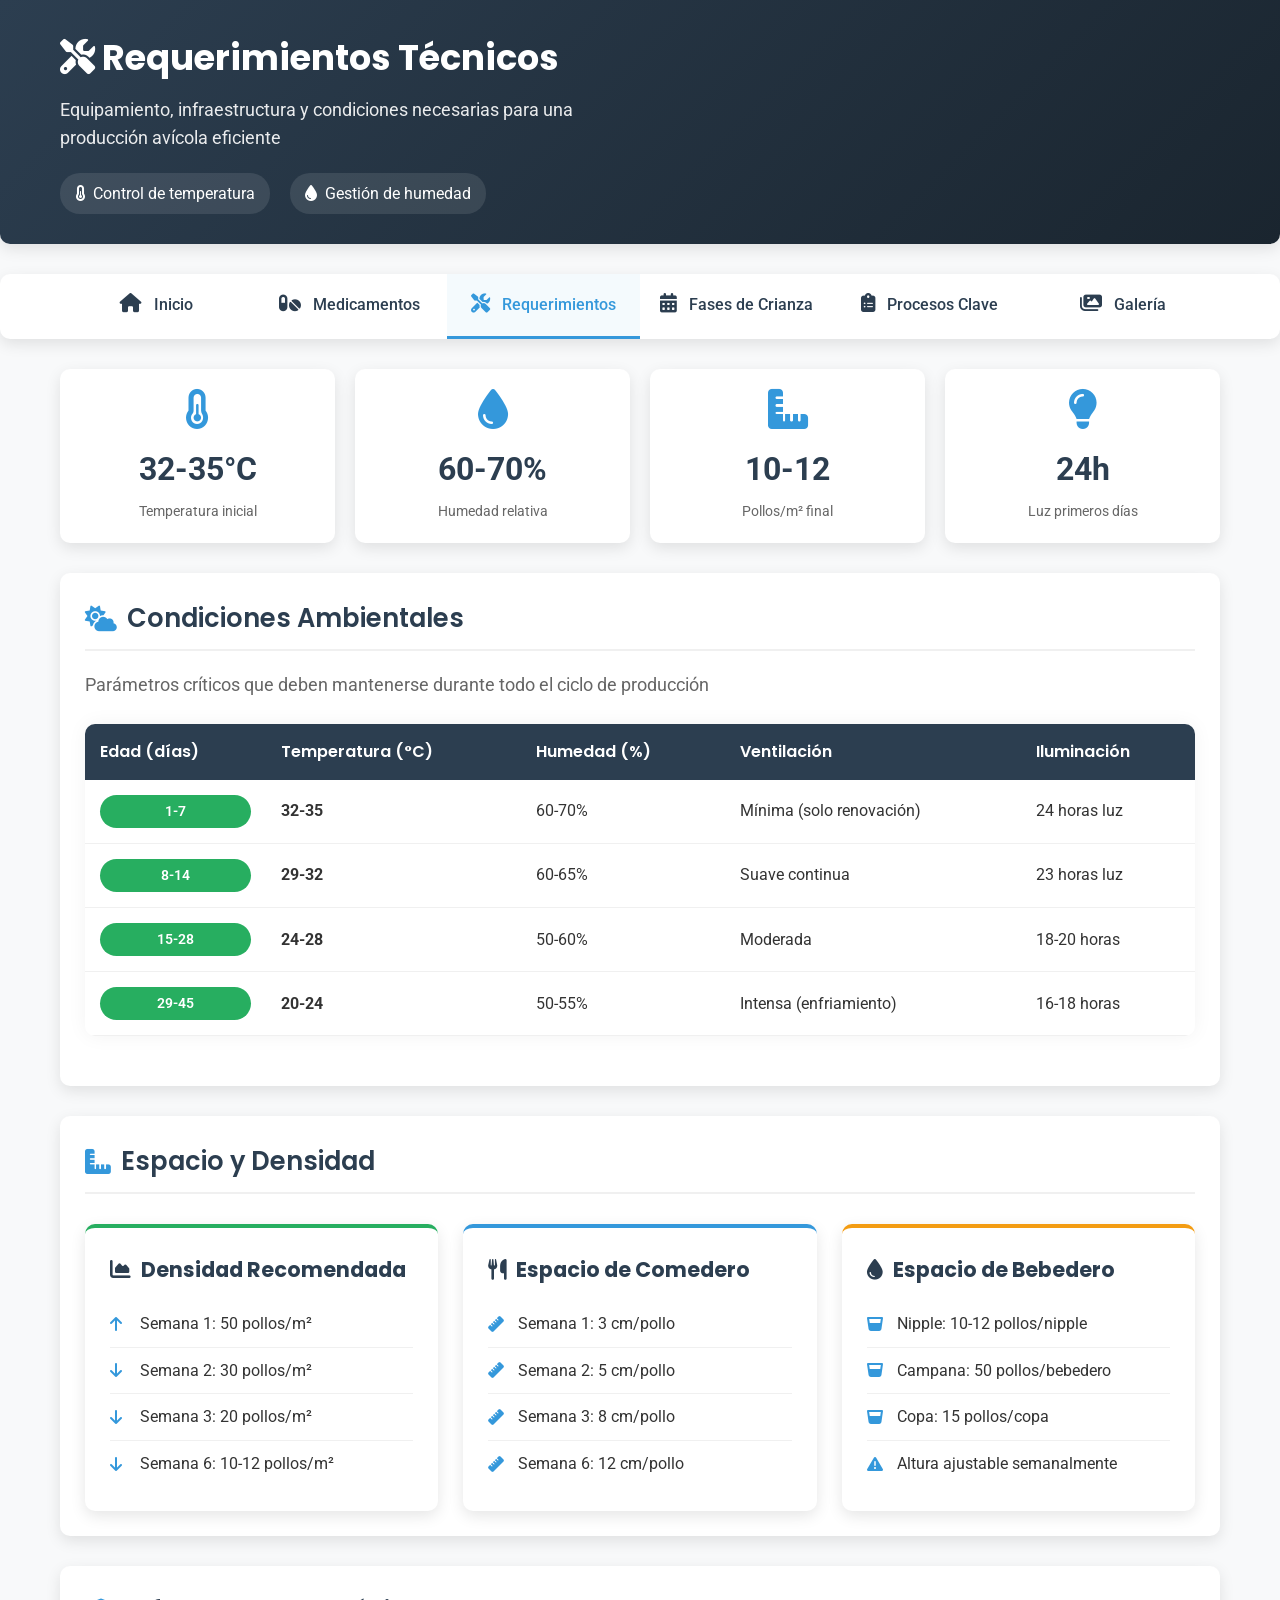
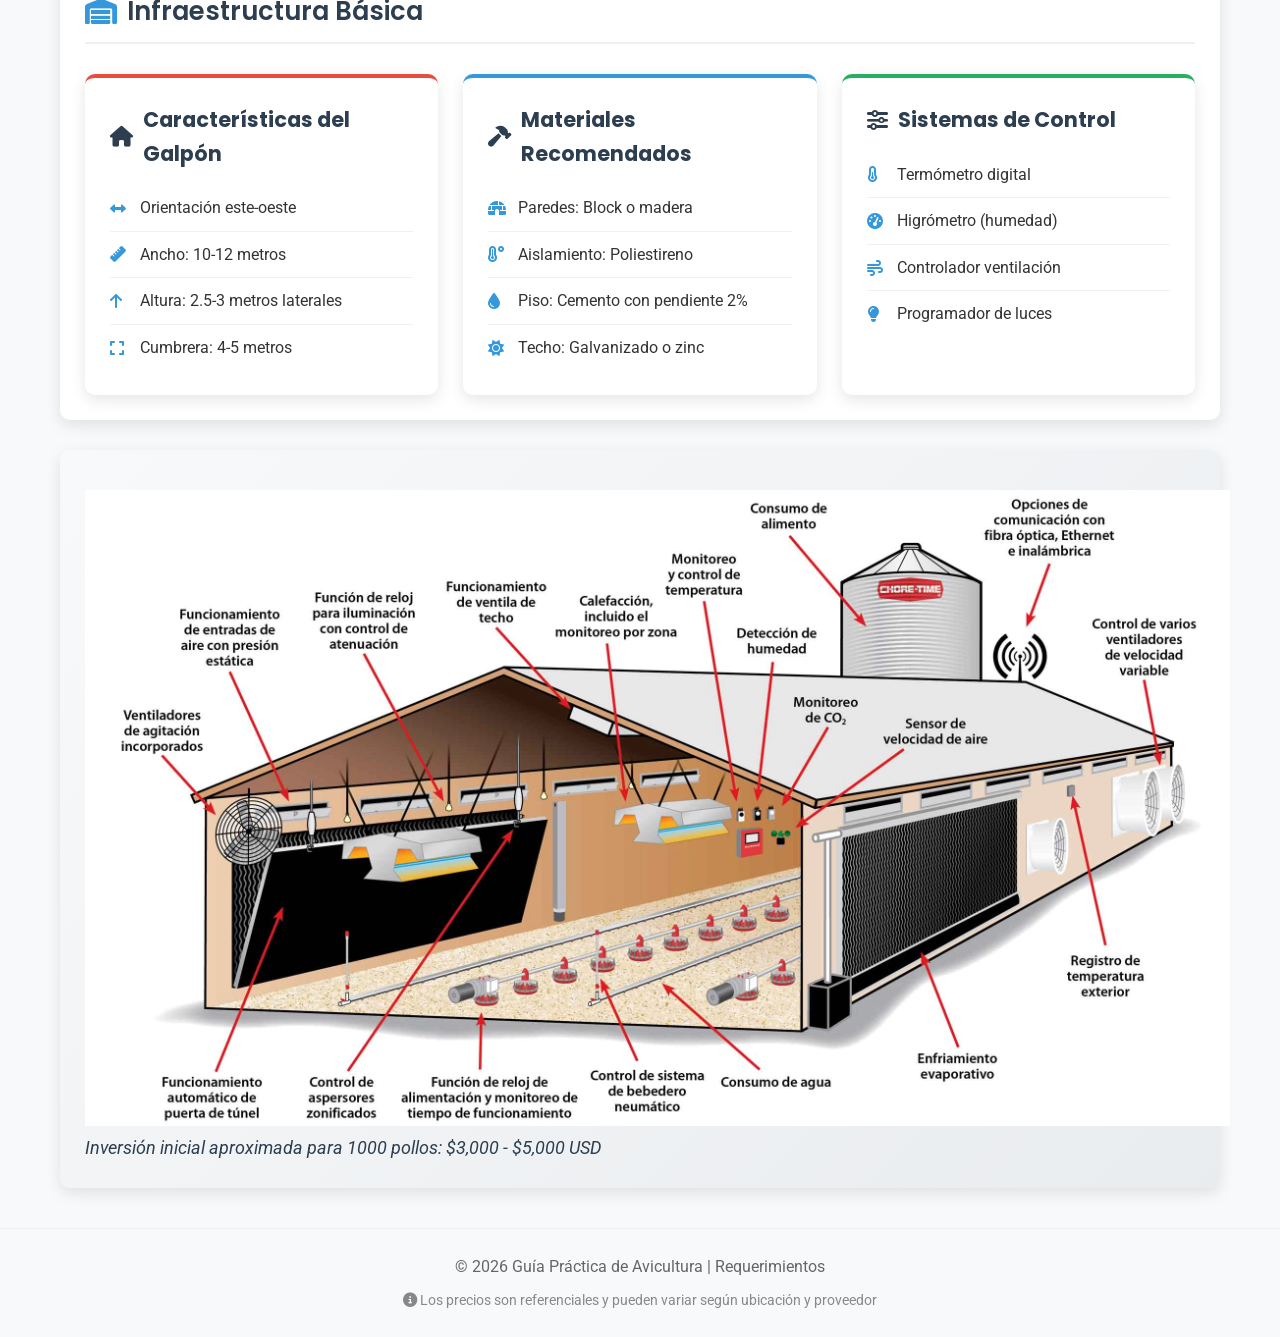
<file: requerimientos.html>
<!DOCTYPE html>
<html lang="es">
<head>
    <meta charset="UTF-8">
    <meta name="viewport" content="width=device-width, initial-scale=1.0">
    <meta name="description" content="Requerimientos técnicos para pollos de engorde - Dashboard Avícola">
    <title>Requerimientos Técnicos - Dashboard Avícola</title>
    <link rel="stylesheet" href="https://cdnjs.cloudflare.com/ajax/libs/font-awesome/6.4.0/css/all.min.css">
    <link rel="stylesheet" href="https://fonts.googleapis.com/css2?family=Poppins:wght@300;400;500;600;700&family=Roboto:wght@300;400;500&display=swap">
    <style>
        /* Mismos estilos CSS del dashboard original */
        :root {
            --primary-color: #2c3e50;
            --secondary-color: #3498db;
            --accent-color: #e74c3c;
            --success-color: #27ae60;
            --warning-color: #f39c12;
            --light-color: #ecf0f1;
            --dark-color: #2c3e50;
            --border-radius: 10px;
            --box-shadow: 0 5px 15px rgba(0,0,0,0.1);
            --transition: all 0.3s ease;
        }

        * {
            margin: 0;
            padding: 0;
            box-sizing: border-box;
        }

        body {
            font-family: 'Roboto', sans-serif;
            background-color: #f8f9fa;
            color: #333;
            line-height: 1.6;
        }

        .container {
            max-width: 1200px;
            margin: 0 auto;
            padding: 0 20px;
        }

        /* Header estilo dashboard */
        .dashboard-header {
            background: linear-gradient(135deg, var(--primary-color), #1a252f);
            color: white;
            padding: 30px 0;
            border-radius: 0 0 var(--border-radius) var(--border-radius);
            box-shadow: var(--box-shadow);
            margin-bottom: 30px;
        }

        .header-content {
            display: flex;
            justify-content: space-between;
            align-items: center;
            flex-wrap: wrap;
        }

        .header-title {
            font-family: 'Poppins', sans-serif;
            font-size: 2.2rem;
            font-weight: 700;
            margin-bottom: 10px;
        }

        .header-subtitle {
            font-size: 1.1rem;
            opacity: 0.9;
            max-width: 600px;
        }

        .header-stats {
            display: flex;
            gap: 20px;
            margin-top: 20px;
        }

        .stat-item {
            display: flex;
            align-items: center;
            gap: 8px;
            background: rgba(255,255,255,0.1);
            padding: 8px 15px;
            border-radius: 20px;
        }

        /* Navegación */
        .nav-dashboard {
            background: white;
            border-radius: var(--border-radius);
            box-shadow: var(--box-shadow);
            margin-bottom: 30px;
            overflow: hidden;
        }

        .nav-list {
            display: flex;
            list-style: none;
            flex-wrap: wrap;
        }

        .nav-item {
            flex: 1;
            text-align: center;
        }

        .nav-link {
            display: block;
            padding: 18px 15px;
            text-decoration: none;
            color: var(--dark-color);
            font-weight: 500;
            transition: var(--transition);
            border-bottom: 3px solid transparent;
        }

        .nav-link:hover {
            background-color: #f8f9fa;
            color: var(--secondary-color);
        }

        .nav-link.active {
            color: var(--secondary-color);
            border-bottom-color: var(--secondary-color);
            background-color: rgba(52, 152, 219, 0.05);
        }

        .nav-icon {
            margin-right: 8px;
            font-size: 1.2rem;
        }

        /* Secciones principales */
        .dashboard-section {
            background: white;
            border-radius: var(--border-radius);
            box-shadow: var(--box-shadow);
            padding: 25px;
            margin-bottom: 30px;
        }

        .section-title {
            font-family: 'Poppins', sans-serif;
            font-size: 1.6rem;
            font-weight: 600;
            color: var(--primary-color);
            margin-bottom: 20px;
            padding-bottom: 10px;
            border-bottom: 2px solid #f0f0f0;
            display: flex;
            align-items: center;
            gap: 10px;
        }

        .section-title i {
            color: var(--secondary-color);
        }

        .section-subtitle {
            color: #666;
            margin-bottom: 25px;
            font-size: 1.1rem;
        }

        /* Tarjetas de estadísticas */
        .stats-cards {
            display: grid;
            grid-template-columns: repeat(auto-fit, minmax(200px, 1fr));
            gap: 20px;
            margin-bottom: 30px;
        }

        .stat-card {
            background: white;
            border-radius: var(--border-radius);
            padding: 20px;
            box-shadow: var(--box-shadow);
            text-align: center;
            transition: var(--transition);
        }

        .stat-card:hover {
            transform: translateY(-5px);
        }

        .stat-card i {
            font-size: 2.5rem;
            margin-bottom: 15px;
            color: var(--secondary-color);
        }

        .stat-value {
            font-size: 2rem;
            font-weight: 700;
            color: var(--primary-color);
            margin-bottom: 5px;
        }

        .stat-label {
            color: #666;
            font-size: 0.9rem;
        }

        /* Tablas estilo dashboard */
        .requirements-table {
            width: 100%;
            border-collapse: collapse;
            margin: 25px 0;
            border-radius: var(--border-radius);
            overflow: hidden;
            box-shadow: 0 0 20px rgba(0,0,0,0.05);
        }

        .requirements-table thead {
            background-color: var(--primary-color);
            color: white;
        }

        .requirements-table th {
            padding: 15px;
            text-align: left;
            font-weight: 600;
            font-family: 'Poppins', sans-serif;
        }

        .requirements-table td {
            padding: 15px;
            border-bottom: 1px solid #f0f0f0;
        }

        .requirements-table tbody tr {
            transition: var(--transition);
        }

        .requirements-table tbody tr:hover {
            background-color: #f8f9fa;
        }

        .week-range {
            display: flex;
            flex-direction: column;
            gap: 5px;
        }

        .week-badge {
            background-color: var(--success-color);
            color: white;
            padding: 5px 10px;
            border-radius: 20px;
            font-weight: 600;
            font-size: 0.9rem;
            text-align: center;
        }

        /* Tarjetas de información */
        .info-cards {
            display: grid;
            grid-template-columns: repeat(auto-fit, minmax(300px, 1fr));
            gap: 25px;
            margin-top: 30px;
        }

        .info-card {
            background: white;
            border-radius: var(--border-radius);
            padding: 25px;
            box-shadow: var(--box-shadow);
            border-top: 4px solid var(--secondary-color);
        }

        .info-card.important {
            border-top-color: var(--accent-color);
        }

        .info-card.success {
            border-top-color: var(--success-color);
        }

        .info-card.warning {
            border-top-color: var(--warning-color);
        }

        .card-title {
            font-family: 'Poppins', sans-serif;
            font-size: 1.3rem;
            margin-bottom: 15px;
            color: var(--primary-color);
            display: flex;
            align-items: center;
            gap: 10px;
        }

        .card-list {
            list-style: none;
        }

        .card-list li {
            padding: 10px 0;
            border-bottom: 1px solid #f0f0f0;
            display: flex;
            align-items: center;
            gap: 10px;
        }

        .card-list li:last-child {
            border-bottom: none;
        }

        .card-list i {
            color: var(--secondary-color);
            min-width: 20px;
        }

        /* Equipos grid */
        .equipment-grid {
            display: grid;
            grid-template-columns: repeat(auto-fill, minmax(250px, 1fr));
            gap: 25px;
            margin-top: 30px;
        }

        .equipment-card {
            background: white;
            border-radius: var(--border-radius);
            overflow: hidden;
            box-shadow: var(--box-shadow);
            transition: var(--transition);
            text-align: center;
        }

        .equipment-card:hover {
            transform: translateY(-5px);
        }

        .equipment-image {
            height: 180px;
            background: linear-gradient(135deg, #f5f7fa 0%, #c3cfe2 100%);
            display: flex;
            flex-direction: column;
            justify-content: center;
            align-items: center;
            color: var(--primary-color);
        }

        .equipment-image i {
            font-size: 3rem;
            margin-bottom: 15px;
            opacity: 0.7;
        }

        .equipment-info {
            padding: 20px;
        }

        .equipment-name {
            font-weight: 600;
            margin-bottom: 5px;
            color: var(--primary-color);
            font-size: 1.1rem;
        }

        .equipment-price {
            font-size: 1.2rem;
            color: var(--success-color);
            font-weight: 700;
            margin-bottom: 10px;
        }

        .equipment-specs {
            font-size: 0.85rem;
            color: #666;
            margin-bottom: 15px;
        }

        /* Footer */
        .dashboard-footer {
            text-align: center;
            padding: 25px 0;
            color: #666;
            border-top: 1px solid #eee;
            margin-top: 40px;
        }

        .footer-note {
            font-style: italic;
            margin-top: 15px;
            color: var(--primary-color);
            font-size: 1.1rem;
        }

        /* Responsive */
        @media (max-width: 768px) {
            .header-content {
                flex-direction: column;
                text-align: center;
            }

            .header-stats {
                justify-content: center;
            }

            .nav-list {
                flex-direction: column;
            }

            .requirements-table {
                display: block;
                overflow-x: auto;
            }

            .info-cards {
                grid-template-columns: 1fr;
            }

            .equipment-grid {
                grid-template-columns: 1fr;
            }
        }
    </style>
</head>
<body>
    <!-- Header Dashboard -->
    <header class="dashboard-header">
        <div class="container">
            <div class="header-content">
                <div>
                    <h1 class="header-title">
                        <i class="fas fa-tools"></i>
                        Requerimientos Técnicos
                    </h1>
                    <p class="header-subtitle">
                        Equipamiento, infraestructura y condiciones necesarias para una producción avícola eficiente
                    </p>
                    <div class="header-stats">
                        <div class="stat-item">
                            <i class="fas fa-thermometer-half"></i>
                            <span>Control de temperatura</span>
                        </div>
                        <div class="stat-item">
                            <i class="fas fa-tint"></i>
                            <span>Gestión de humedad</span>
                        </div>
                    </div>
                </div>
            </div>
        </div>
    </header>

    <!-- Navegación -->
    <nav class="nav-dashboard">
        <div class="container">
            <ul class="nav-list">
                <li class="nav-item">
                    <a href="index.html" class="nav-link">
                        <i class="fas fa-home nav-icon"></i>
                        Inicio
                    </a>
                </li>
                <li class="nav-item">
                    <a href="medicamentos.html" class="nav-link">
                        <i class="fas fa-pills nav-icon"></i>
                        Medicamentos
                    </a>
                </li>
                <li class="nav-item">
                    <a href="requerimientos.html" class="nav-link active">
                        <i class="fas fa-tools nav-icon"></i>
                        Requerimientos
                    </a>
                </li>
                <li class="nav-item">
                    <a href="fases.html" class="nav-link">
                        <i class="fas fa-calendar-alt nav-icon"></i>
                        Fases de Crianza
                    </a>
                </li>
                <li class="nav-item">
                    <a href="procesos.html" class="nav-link">
                        <i class="fas fa-clipboard-list nav-icon"></i>
                        Procesos Clave
                        </a>
                     </a>
                </li>
                <li class="nav-item">
                    <a href="galeria.html" class="nav-link">
                        <i class="fas fa-images nav-icon"></i>
                        Galería
                    </a>
                </li>
            </ul>
        </div>
    </nav>

    <!-- Contenido Principal -->
    <main class="container">
        <!-- Tarjetas de Estadísticas -->
        <div class="stats-cards">
            <div class="stat-card">
                <i class="fas fa-thermometer-half"></i>
                <div class="stat-value">32-35°C</div>
                <div class="stat-label">Temperatura inicial</div>
            </div>
            <div class="stat-card">
                <i class="fas fa-tint"></i>
                <div class="stat-value">60-70%</div>
                <div class="stat-label">Humedad relativa</div>
            </div>
            <div class="stat-card">
                <i class="fas fa-ruler-combined"></i>
                <div class="stat-value">10-12</div>
                <div class="stat-label">Pollos/m² final</div>
            </div>
            <div class="stat-card">
                <i class="fas fa-lightbulb"></i>
                <div class="stat-value">24h</div>
                <div class="stat-label">Luz primeros días</div>
            </div>
        </div>

        <!-- Sección de Condiciones Ambientales -->
        <section class="dashboard-section">
            <h2 class="section-title">
                <i class="fas fa-cloud-sun"></i>
                Condiciones Ambientales
            </h2>
            <p class="section-subtitle">
                Parámetros críticos que deben mantenerse durante todo el ciclo de producción
            </p>

            <table class="requirements-table">
                <thead>
                    <tr>
                        <th>Edad (días)</th>
                        <th>Temperatura (°C)</th>
                        <th>Humedad (%)</th>
                        <th>Ventilación</th>
                        <th>Iluminación</th>
                    </tr>
                </thead>
                <tbody>
                    <tr>
                        <td>
                            <div class="week-range">
                                <span class="week-badge">1-7</span>
                            </div>
                        </td>
                        <td><strong>32-35</strong></td>
                        <td>60-70%</td>
                        <td>Mínima (solo renovación)</td>
                        <td>24 horas luz</td>
                    </tr>
                    <tr>
                        <td>
                            <div class="week-range">
                                <span class="week-badge">8-14</span>
                            </div>
                        </td>
                        <td><strong>29-32</strong></td>
                        <td>60-65%</td>
                        <td>Suave continua</td>
                        <td>23 horas luz</td>
                    </tr>
                    <tr>
                        <td>
                            <div class="week-range">
                                <span class="week-badge">15-28</span>
                            </div>
                        </td>
                        <td><strong>24-28</strong></td>
                        <td>50-60%</td>
                        <td>Moderada</td>
                        <td>18-20 horas</td>
                    </tr>
                    <tr>
                        <td>
                            <div class="week-range">
                                <span class="week-badge">29-45</span>
                            </div>
                        </td>
                        <td><strong>20-24</strong></td>
                        <td>50-55%</td>
                        <td>Intensa (enfriamiento)</td>
                        <td>16-18 horas</td>
                    </tr>
                </tbody>
            </table>
        </section>

        <!-- Sección de Espacio y Densidad -->
        <section class="dashboard-section">
            <h2 class="section-title">
                <i class="fas fa-ruler-combined"></i>
                Espacio y Densidad
            </h2>

            <div class="info-cards">
                <!-- Densidad de población -->
                <div class="info-card success">
                    <h3 class="card-title">
                        <i class="fas fa-chart-area"></i>
                        Densidad Recomendada
                    </h3>
                    <ul class="card-list">
                        <li>
                            <i class="fas fa-arrow-up"></i>
                            Semana 1: 50 pollos/m²
                        </li>
                        <li>
                            <i class="fas fa-arrow-down"></i>
                            Semana 2: 30 pollos/m²
                        </li>
                        <li>
                            <i class="fas fa-arrow-down"></i>
                            Semana 3: 20 pollos/m²
                        </li>
                        <li>
                            <i class="fas fa-arrow-down"></i>
                            Semana 6: 10-12 pollos/m²
                        </li>
                    </ul>
                </div>

                <!-- Espacio de comedero -->
                <div class="info-card">
                    <h3 class="card-title">
                        <i class="fas fa-utensils"></i>
                        Espacio de Comedero
                    </h3>
                    <ul class="card-list">
                        <li>
                            <i class="fas fa-ruler"></i>
                            Semana 1: 3 cm/pollo
                        </li>
                        <li>
                            <i class="fas fa-ruler"></i>
                            Semana 2: 5 cm/pollo
                        </li>
                        <li>
                            <i class="fas fa-ruler"></i>
                            Semana 3: 8 cm/pollo
                        </li>
                        <li>
                            <i class="fas fa-ruler"></i>
                            Semana 6: 12 cm/pollo
                        </li>
                    </ul>
                </div>

                <!-- Espacio de bebedero -->
                <div class="info-card warning">
                    <h3 class="card-title">
                        <i class="fas fa-tint"></i>
                        Espacio de Bebedero
                    </h3>
                    <ul class="card-list">
                        <li>
                            <i class="fas fa-glass-whiskey"></i>
                            Nipple: 10-12 pollos/nipple
                        </li>
                        <li>
                            <i class="fas fa-glass-whiskey"></i>
                            Campana: 50 pollos/bebedero
                        </li>
                        <li>
                            <i class="fas fa-glass-whiskey"></i>
                            Copa: 15 pollos/copa
                        </li>
                        <li>
                            <i class="fas fa-exclamation-triangle"></i>
                            Altura ajustable semanalmente
                        </li>
                    </ul>
                </div>
            </div>
        </section>

        <!-- Sección de Infraestructura -->
        <section class="dashboard-section">
            <h2 class="section-title">
                <i class="fas fa-warehouse"></i>
                Infraestructura Básica
            </h2>

            <div class="info-cards">
                <!-- Características del galpón -->
                <div class="info-card important">
                    <h3 class="card-title">
                        <i class="fas fa-home"></i>
                        Características del Galpón
                    </h3>
                    <ul class="card-list">
                        <li>
                            <i class="fas fa-arrows-alt-h"></i>
                            Orientación este-oeste
                        </li>
                        <li>
                            <i class="fas fa-ruler"></i>
                            Ancho: 10-12 metros
                        </li>
                        <li>
                            <i class="fas fa-arrow-up"></i>
                            Altura: 2.5-3 metros laterales
                        </li>
                        <li>
                            <i class="fas fa-expand"></i>
                            Cumbrera: 4-5 metros
                        </li>
                    </ul>
                </div>

                <!-- Materiales de construcción -->
                <div class="info-card">
                    <h3 class="card-title">
                        <i class="fas fa-hammer"></i>
                        Materiales Recomendados
                    </h3>
                    <ul class="card-list">
                        <li>
                            <i class="fas fa-igloo"></i>
                            Paredes: Block o madera
                        </li>
                        <li>
                            <i class="fas fa-temperature-high"></i>
                            Aislamiento: Poliestireno
                        </li>
                        <li>
                            <i class="fas fa-tint"></i>
                            Piso: Cemento con pendiente 2%
                        </li>
                        <li>
                            <i class="fas fa-sun"></i>
                            Techo: Galvanizado o zinc
                        </li>
                    </ul>
                </div>

                <!-- Control ambiental -->
                <div class="info-card success">
                    <h3 class="card-title">
                        <i class="fas fa-sliders-h"></i>
                        Sistemas de Control
                    </h3>
                    <ul class="card-list">
                        <li>
                            <i class="fas fa-thermometer-half"></i>
                            Termómetro digital
                        </li>
                        <li>
                            <i class="fas fa-tachometer-alt"></i>
                            Higrómetro (humedad)
                        </li>
                        <li>
                            <i class="fas fa-wind"></i>
                            Controlador ventilación
                        </li>
                        <li>
                            <i class="fas fa-lightbulb"></i>
                            Programador de luces
                        </li>
                    </ul>
                </div>
            </div>
        </section>
        

        <!-- Nota final -->
        <section class="dashboard-section" style="background: linear-gradient(135deg, #f8f9fa 0%, #e9ecef 100%);">
            <p class="footer-note">
                <img src="imgs/Captura de pantalla 2025-10-01 135818.png" 
                <i class="fas fa-hard-hat" style="margin-right: 10px;"></i>
                Inversión inicial aproximada para 1000 pollos: $3,000 - $5,000 USD
            </p>
        </section>
    </main>

    <!-- Footer -->
    <footer class="dashboard-footer">
        <div class="container">
            <p>© <span id="currentYear">2025</span> Guía Práctica de Avicultura | Requerimientos</p>
            <p style="margin-top: 10px; font-size: 0.9rem; color: #888;">
                <i class="fas fa-info-circle"></i>
                Los precios son referenciales y pueden variar según ubicación y proveedor
            </p>
        </div>
    </footer>

    <!-- Scripts -->
    <script>
        document.addEventListener('DOMContentLoaded', function() {
            // Actualizar año actual
            document.getElementById('currentYear').textContent = new Date().getFullYear();
            
            // Interactividad para las imágenes de equipos
            const equipmentImages = document.querySelectorAll('.equipment-image');
            
            equipmentImages.forEach(image => {
                image.addEventListener('click', function() {
                    const equipmentName = this.closest('.equipment-card').querySelector('.equipment-name').textContent;
                    const input = document.createElement('input');
                    input.type = 'file';
                    input.accept = 'image/*';
                    
                    input.onchange = function(e) {
                        const file = e.target.files[0];
                        if (file) {
                            const reader = new FileReader();
                            reader.onload = function(event) {
                                image.innerHTML = `<img src="${event.target.result}" alt="${equipmentName}" style="width:100%; height:100%; object-fit:cover;">`;
                                image.style.background = 'transparent';
                            };
                            reader.readAsDataURL(file);
                        }
                    };
                    
                    input.click();
                });
            });
            
            // Efecto hover para las filas de la tabla
            const tableRows = document.querySelectorAll('.requirements-table tbody tr');
            tableRows.forEach(row => {
                row.addEventListener('mouseenter', function() {
                    this.style.transform = 'translateX(5px)';
                });
                
                row.addEventListener('mouseleave', function() {
                    this.style.transform = 'translateX(0)';
                });
            });
            
            // Estilos para botones de equipo
            const equipmentBtns = document.querySelectorAll('.equipment-btn');
            equipmentBtns.forEach(btn => {
                btn.style.cssText = `
                    background: var(--secondary-color);
                    color: white;
                    border: none;
                    padding: 8px 15px;
                    border-radius: 5px;
                    cursor: pointer;
                    font-weight: 500;
                    transition: var(--transition);
                    width: 100%;
                    margin-top: 10px;
                `;
                
                btn.addEventListener('mouseenter', function() {
                    this.style.background = 'var(--primary-color)';
                    this.style.transform = 'translateY(-2px)';
                });
                
                btn.addEventListener('mouseleave', function() {
                    this.style.background = 'var(--secondary-color)';
                    this.style.transform = 'translateY(0)';
                });
            });
        });

        function mostrarDetalles(equipo) {
            const detalles = {
                'calefactor': 'Calefactor a gas de infrarrojos. Consumo: 0.3-0.5 kg gas/hora. Área cubierta: 50-100 m².',
                'ventilador': 'Ventilador túnel de 36-48 pulgadas. Motor: 0.75-1.5 HP. Control de velocidad variable.',
                'bebedero': 'Sistema de nipple de acero inoxidable. Presión: 15-25 cm columna agua. Fácil limpieza.',
                'comedero': 'Comedero automático de cadena o plato. Capacidad ajustable. Sistema anti-derroche.'
            };
            
            alert(`Detalles del equipo:\n\n${detalles[equipo] || 'Información no disponible'}`);
        }
    </script>
</body>
</html>
</file>
